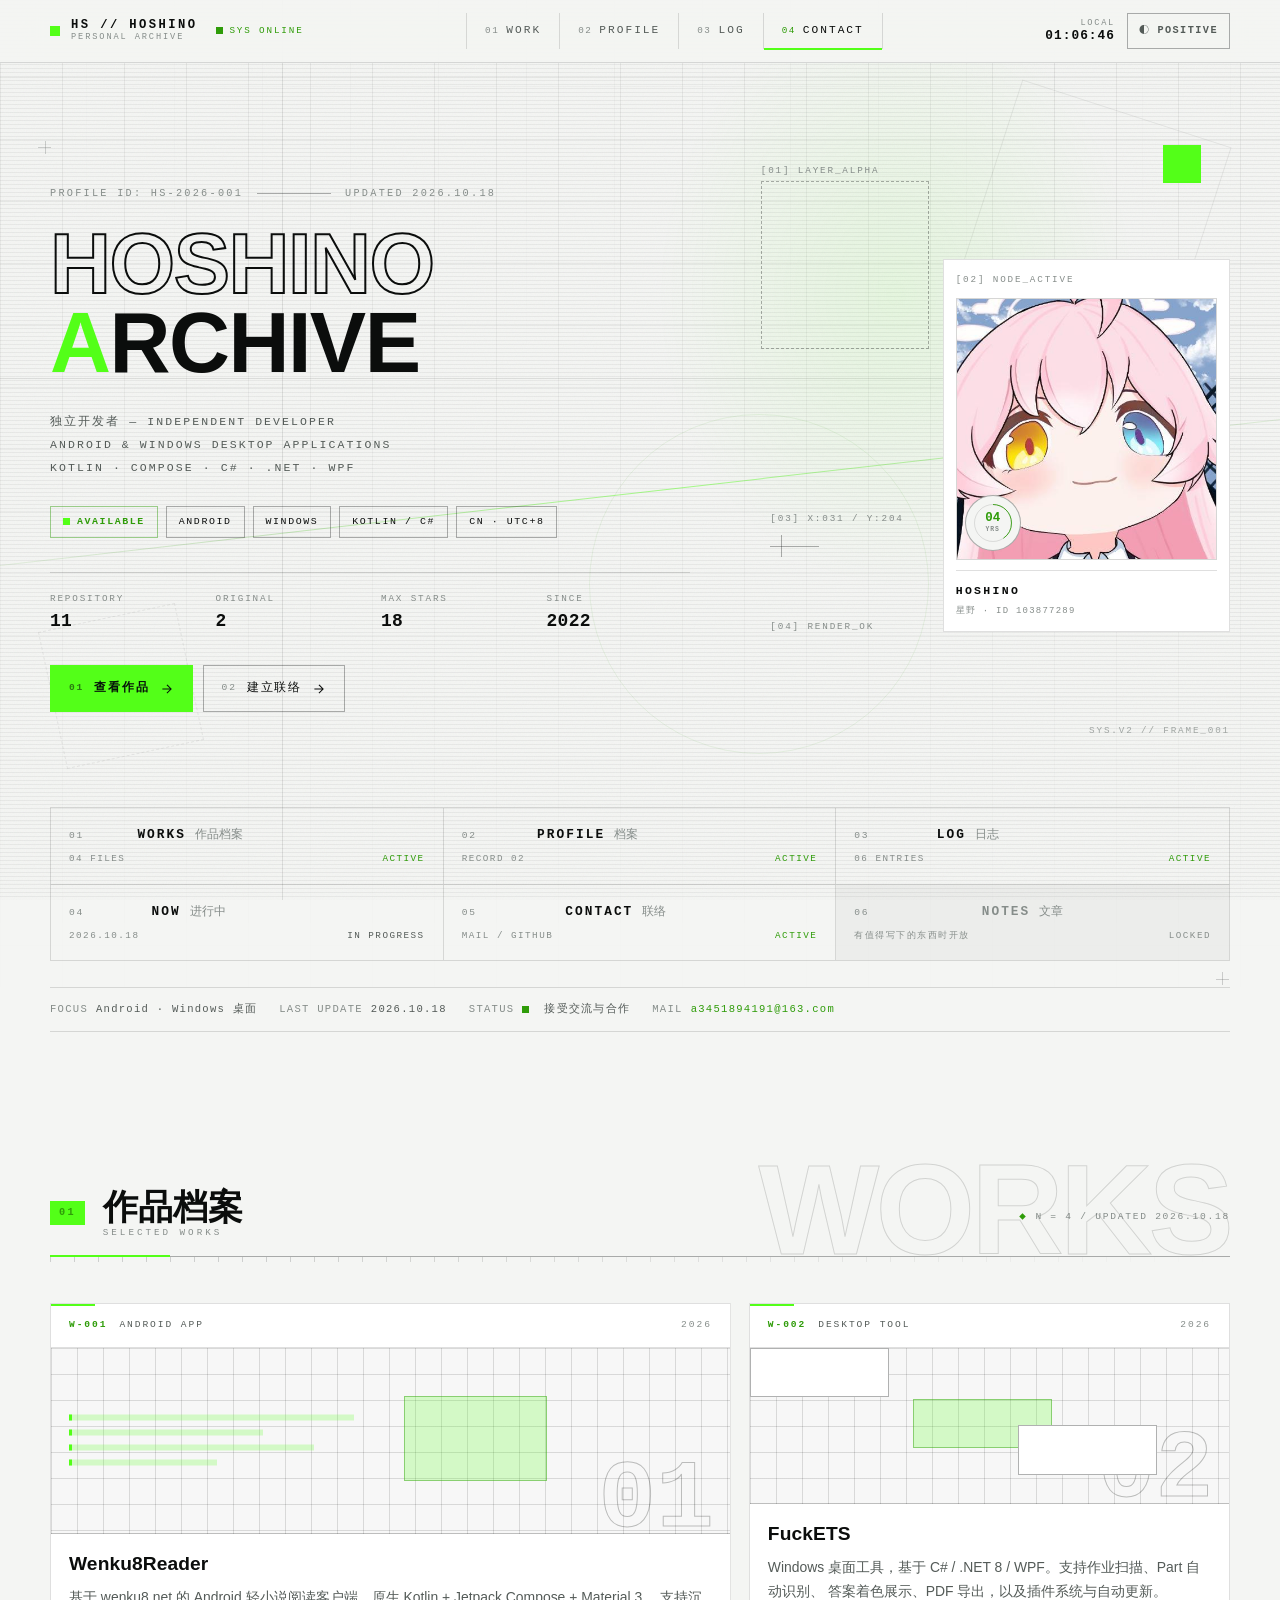
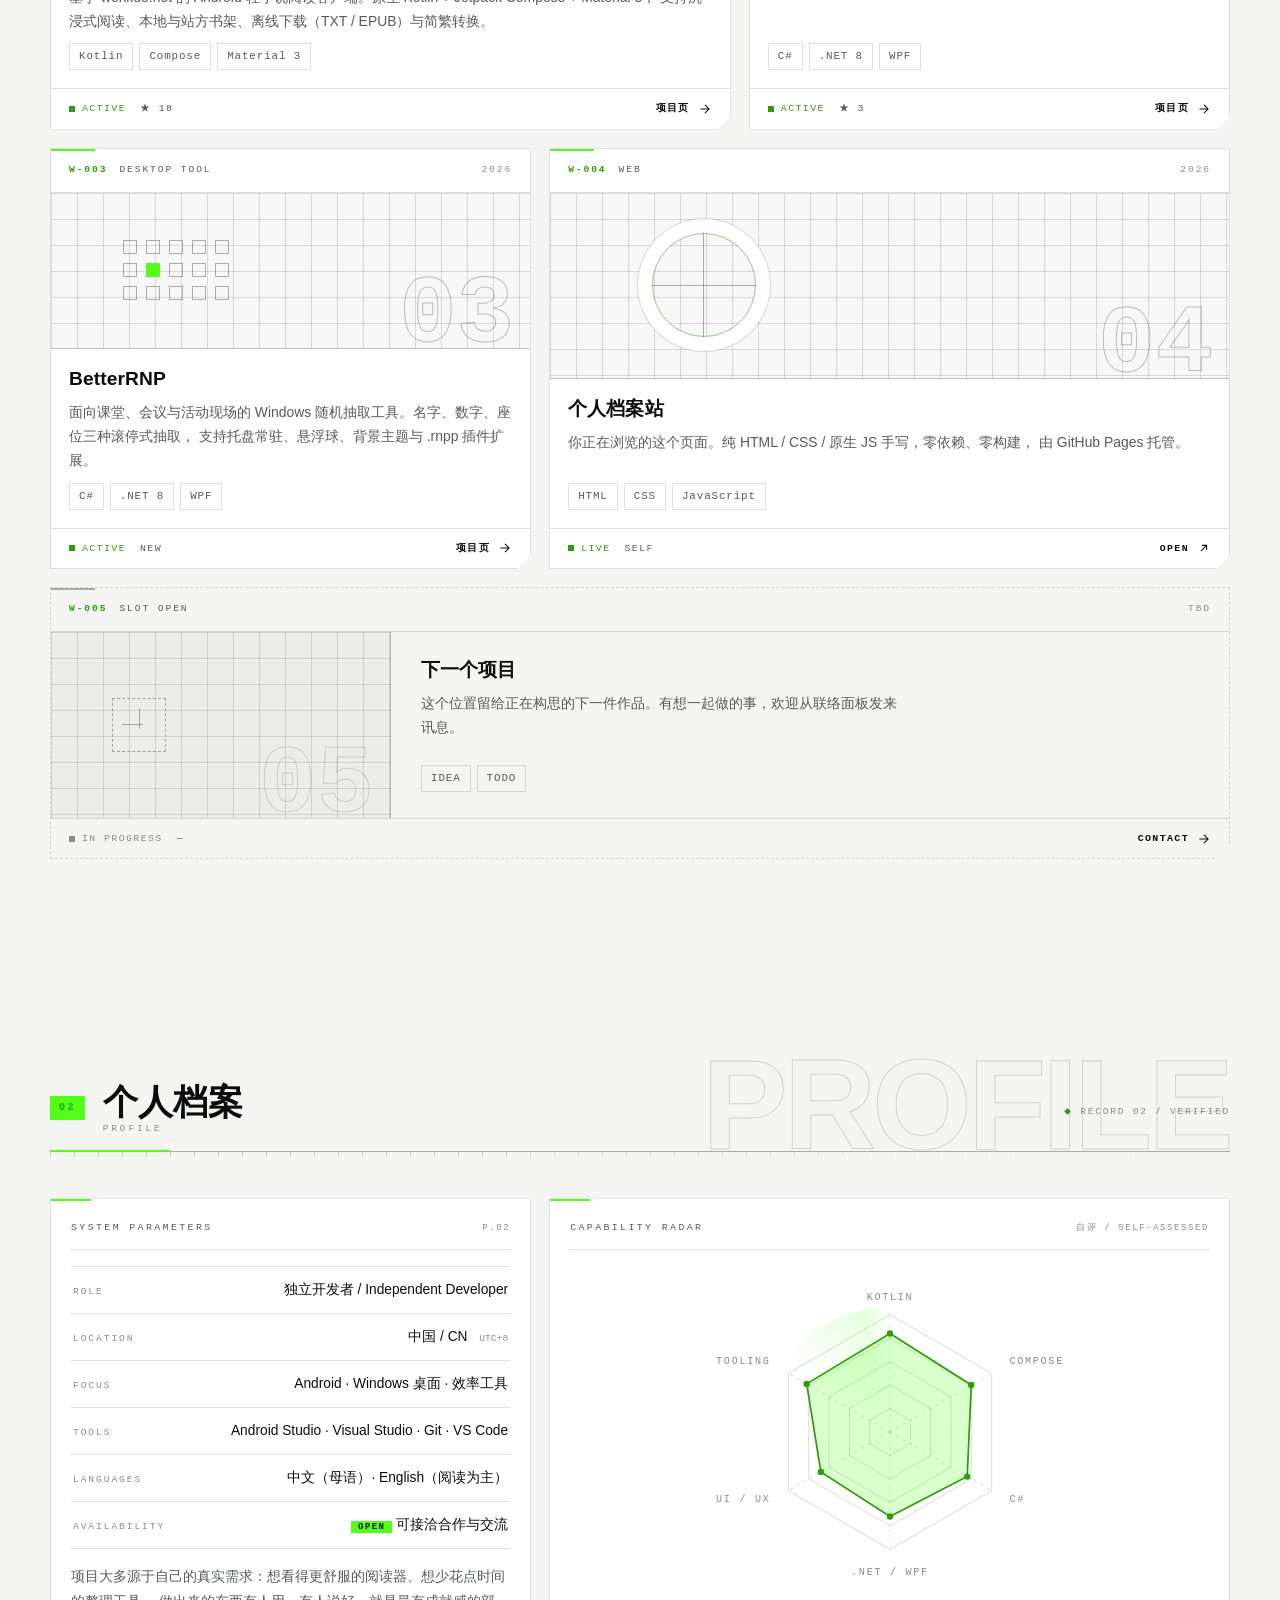
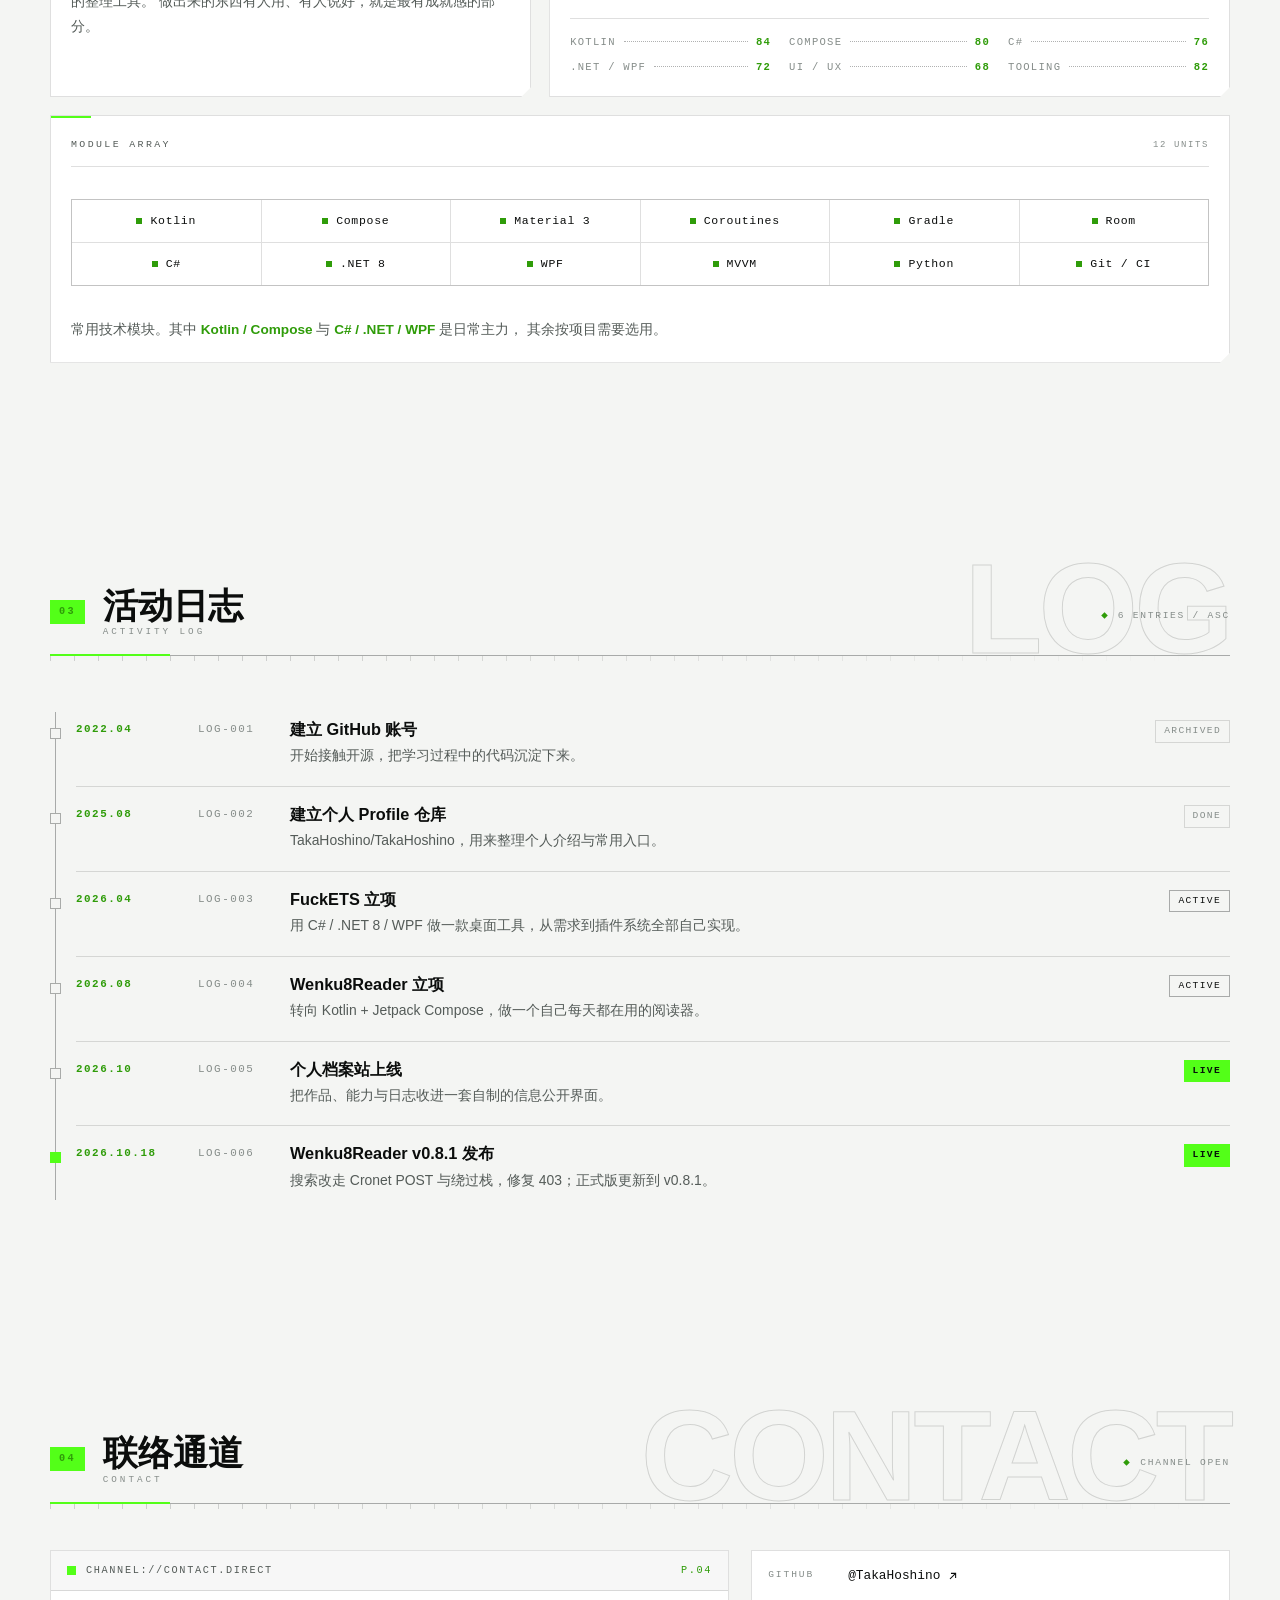
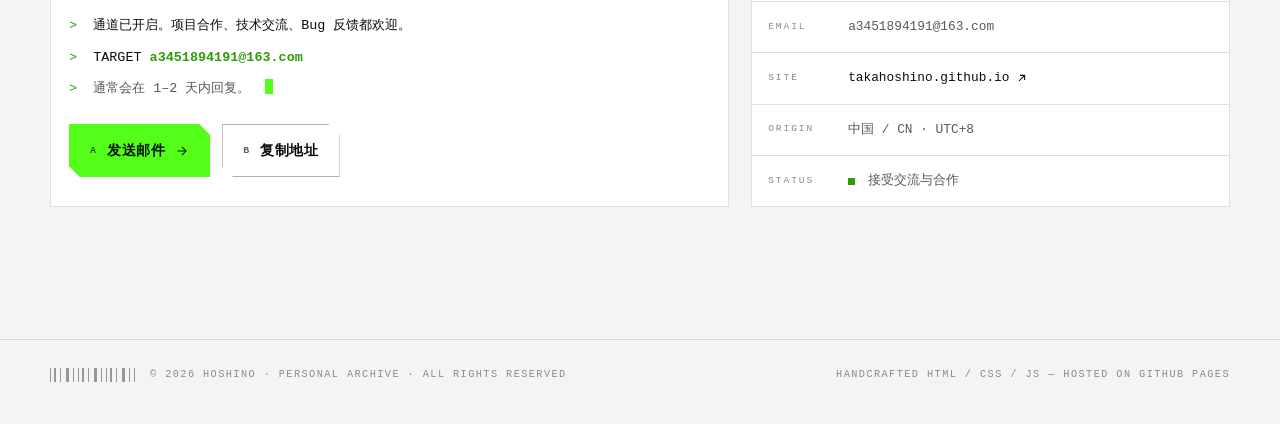
<file: index.html>
<!DOCTYPE html>
<html lang="zh-CN" data-theme="positive">
<head>
  <meta charset="UTF-8" />
  <meta name="viewport" content="width=device-width, initial-scale=1, viewport-fit=cover" />

  <title>HOSHINO // 个人档案</title>
  <meta name="description" content="Hoshino 的个人档案 —— 独立开发者，专注 Android（Kotlin / Jetpack Compose）与 Windows 桌面（C# / .NET / WPF）应用开发。" />
  <meta name="author" content="Hoshino" />
  <meta name="keywords" content="Hoshino, TakaHoshino, 个人主页, 作品集, Android 开发, Kotlin, Jetpack Compose, C#, .NET, WPF" />
  <meta name="theme-color" content="#f4f5f3" media="(prefers-color-scheme: light)" />
  <meta name="theme-color" content="#0a0b0b" media="(prefers-color-scheme: dark)" />

  <meta property="og:type" content="website" />
  <meta property="og:title" content="HOSHINO // 个人档案" />
  <meta property="og:description" content="独立开发者，专注 Android 与 Windows 桌面应用开发。" />
  <meta property="og:url" content="https://takahoshino.github.io/" />
  <meta property="og:image" content="https://takahoshino.github.io/assets/img/avatar.jpg" />
  <meta name="twitter:card" content="summary" />

  <link rel="canonical" href="https://takahoshino.github.io/" />
  <link rel="icon" href="favicon.svg" type="image/svg+xml" />
  <link rel="apple-touch-icon" href="favicon.svg" />
  <!-- 资源版本号：改动 assets 下的 CSS / JS 后同步递增，避免浏览器缓存旧文件与新页面混用 -->
  <link rel="stylesheet" href="assets/css/style.css?v=20261018d" />
  <link rel="stylesheet" href="assets/css/home.css?v=20261018d" />

  <script>
    (function () {
      try {
        var saved = localStorage.getItem("theme");
        if (saved === "negative" || saved === "positive") {
          document.documentElement.setAttribute("data-theme", saved);
        }
      } catch (e) { /* 保持默认 positive */ }
    })();
  </script>

  <script type="application/ld+json">
  {
    "@context": "https://schema.org",
    "@type": "Person",
    "name": "Hoshino",
    "alternateName": "TakaHoshino",
    "url": "https://takahoshino.github.io/",
    "image": "https://takahoshino.github.io/assets/img/avatar.jpg",
    "jobTitle": "独立开发者",
    "address": { "@type": "PostalAddress", "addressCountry": "CN" },
    "sameAs": ["https://github.com/TakaHoshino"]
  }
  </script>
</head>

<body>
  <a class="skip-link" href="#work">跳到主要内容</a>

  <!-- 背景图层：细网格 / 噪点 / 扫描线 / 缓慢漂移的几何体 -->
  <div class="fx" aria-hidden="true">
    <span class="fx-grid"></span>
    <span class="fx-lines"></span>
    <span class="fx-drift fx-drift-a"></span>
    <span class="fx-drift fx-drift-b"></span>
    <span class="fx-drift fx-drift-c"></span>
    <span class="fx-noise"></span>
    <span class="fx-scan"></span>
    <span class="fx-sweep"></span>
  </div>

  <!-- ============================ 顶部状态栏 ============================ -->
  <header class="nav" id="nav">
    <span class="nav-progress" aria-hidden="true"><i id="navProgress"></i></span>

    <div class="nav-inner">
      <a class="nav-brand" href="#top" aria-label="返回顶部">
        <span class="nav-mark" aria-hidden="true"></span>
        <span class="nav-brand-text">
          <b>HS // HOSHINO</b>
          <small>PERSONAL ARCHIVE</small>
        </span>
        <span class="nav-live"><i></i>SYS ONLINE</span>
      </a>

      <nav class="nav-links" id="navLinks" aria-label="主导航">
        <a class="nav-link is-active" href="#work"><i>01</i>WORK<em>作品</em></a>
        <a class="nav-link" href="#profile"><i>02</i>PROFILE<em>档案</em></a>
        <a class="nav-link" href="#log"><i>03</i>LOG<em>日志</em></a>
        <a class="nav-link" href="#contact"><i>04</i>CONTACT<em>联络</em></a>
      </nav>

      <div class="nav-status">
        <span class="nav-clock">
          <small>LOCAL</small>
          <b id="navClock">--:--:--</b>
        </span>
        <button class="nav-toggle" id="themeToggle" type="button" aria-label="切换配色模式" title="切换配色模式">
          <span aria-hidden="true">◐</span><b id="themeLabel">POSITIVE</b>
        </button>
      </div>
    </div>
  </header>

  <main>
    <!-- ============================== HERO ============================== -->
    <section class="hero" id="top">
      <div class="stage" aria-hidden="true">
        <span class="stage-grid"></span>
        <span class="stage-glow"></span>
        <span class="stage-diag"></span>
        <span class="stage-mark stage-mark-a"></span>
        <span class="stage-mark stage-mark-b"></span>
      </div>

      <!-- WebGL 空间层（宽屏 + 支持 WebGL 时按需加载，CSS 层作为兜底） -->
      <canvas class="hero-canvas" id="heroCanvas" aria-hidden="true"></canvas>

      <div class="shell hero-shell" data-camera>
        <div class="hero-grid">
          <!-- 左：档案文字主体 -->
          <div class="hero-copy">
            <p class="hero-id">
              <span>PROFILE ID: HS-2026-001</span>
              <span class="hero-id-rule" aria-hidden="true"></span>
              <span>UPDATED 2026.10.18</span>
            </p>

            <h1 class="hero-name">
              <span class="hero-name-line is-hollow" data-text="HOSHINO">HOSHINO</span>
              <span class="hero-name-line is-solid"><em>A</em>RCHIVE</span>
            </h1>

            <p class="hero-sub">
              <span>独立开发者 — INDEPENDENT DEVELOPER</span>
              <span>ANDROID &amp; WINDOWS DESKTOP APPLICATIONS</span>
              <span>KOTLIN · COMPOSE · C# · .NET · WPF</span>
            </p>

            <ul class="hero-tags">
              <li class="hero-tag is-live">AVAILABLE</li>
              <li class="hero-tag">ANDROID</li>
              <li class="hero-tag">WINDOWS</li>
              <li class="hero-tag">KOTLIN / C#</li>
              <li class="hero-tag">CN · UTC+8</li>
            </ul>

            <dl class="hero-readout">
              <div><dt>REPOSITORY</dt><dd><b data-count="11">11</b></dd></div>
              <div><dt>ORIGINAL</dt><dd><b data-count="2">2</b></dd></div>
              <div><dt>MAX STARS</dt><dd><b data-count="18">18</b></dd></div>
              <div><dt>SINCE</dt><dd>2022</dd></div>
            </dl>

            <div class="hero-cta">
              <a class="hero-btn is-main" href="#work">
                <i>01</i><span>查看作品</span>
                <svg class="ico ico-sm" viewBox="0 0 24 24" aria-hidden="true"><path d="M5 12h13M12.5 5.5 19 12l-6.5 6.5" /></svg>
              </a>
              <a class="hero-btn" href="#contact">
                <i>02</i><span>建立联络</span>
                <svg class="ico ico-sm" viewBox="0 0 24 24" aria-hidden="true"><path d="M5 12h13M12.5 5.5 19 12l-6.5 6.5" /></svg>
              </a>
            </div>
          </div>

          <!-- 右：坐标标记与身份节点 -->
          <div class="hero-rail">
            <div class="rail-mark rail-mark-alpha">
              <span class="rail-label">[01] LAYER_ALPHA</span>
              <span class="rail-dash"></span>
              <span class="rail-circle"></span>
            </div>

            <span class="rail-square" aria-hidden="true"></span>

            <figure class="rail-node">
              <span class="rail-label">[02] NODE_ACTIVE</span>
              <div class="rail-portrait">
                <img src="assets/img/avatar.jpg"
                     alt="Hoshino 的头像" width="420" height="420" decoding="async" />
                <div class="rail-ring">
                  <svg viewBox="0 0 100 100" aria-hidden="true">
                    <circle class="rail-ring-bg" cx="50" cy="50" r="42" />
                    <circle class="rail-ring-fg" cx="50" cy="50" r="42" />
                  </svg>
                  <span class="rail-ring-num">04<em>YRS</em></span>
                </div>
              </div>
              <figcaption class="rail-node-cap">
                <b>HOSHINO</b>
                <span>星野 · ID 103877289</span>
              </figcaption>
            </figure>

            <div class="rail-mark rail-mark-coord">
              <span class="rail-label">[03] X:031 / Y:204</span>
              <span class="rail-cross"></span>
            </div>

            <span class="rail-label rail-label-render">[04] RENDER_OK</span>
            <span class="rail-label rail-label-frame">SYS.V2 // FRAME_001</span>
          </div>
        </div>

        <!-- 系统索引：功能入口 + 状态 -->
        <nav class="hero-index" aria-label="功能入口">
          <a class="index-item" href="#work">
            <span class="index-no">01</span>
            <span class="index-body"><b>WORKS</b><em>作品档案</em></span>
            <span class="index-meta">04 FILES</span>
            <span class="index-state is-active">ACTIVE</span>
          </a>
          <a class="index-item" href="#profile">
            <span class="index-no">02</span>
            <span class="index-body"><b>PROFILE</b><em>档案</em></span>
            <span class="index-meta">RECORD 02</span>
            <span class="index-state is-active">ACTIVE</span>
          </a>
          <a class="index-item" href="#log">
            <span class="index-no">03</span>
            <span class="index-body"><b>LOG</b><em>日志</em></span>
            <span class="index-meta">06 ENTRIES</span>
            <span class="index-state is-active">ACTIVE</span>
          </a>
          <div class="index-item">
            <span class="index-no">04</span>
            <span class="index-body"><b>NOW</b><em>进行中</em></span>
            <span class="index-meta">2026.10.18</span>
            <span class="index-state is-progress">IN PROGRESS</span>
          </div>
          <a class="index-item" href="#contact">
            <span class="index-no">05</span>
            <span class="index-body"><b>CONTACT</b><em>联络</em></span>
            <span class="index-meta">MAIL / GITHUB</span>
            <span class="index-state is-active">ACTIVE</span>
          </a>
          <div class="index-item is-locked">
            <span class="index-no">06</span>
            <span class="index-body"><b>NOTES</b><em>文章</em></span>
            <span class="index-meta">有值得写下的东西时开放</span>
            <span class="index-state is-locked">LOCKED</span>
          </div>
        </nav>

        <!-- 底部系统状态条 -->
        <div class="statusbar">
          <span class="statusbar-item"><b>FOCUS</b>Android · Windows 桌面</span>
          <span class="statusbar-item"><b>LAST UPDATE</b>2026.10.18</span>
          <span class="statusbar-item"><b>STATUS</b><i class="live-dot"></i>接受交流与合作</span>
          <span class="statusbar-item"><b>MAIL</b><a href="mailto:a3451894191@163.com">a3451894191@163.com</a></span>
        </div>
      </div>
    </section>

    <!-- ============================== WORK ============================== -->
    <section class="section" id="work">
      <div class="shell">
        <header class="sec-head fx-in">
          <span class="ghost" aria-hidden="true">WORKS</span>
          <span class="sec-index">01</span>
          <h2 class="sec-title">作品档案<em>SELECTED WORKS</em></h2>
          <span class="sec-meta">N = 4 / UPDATED 2026.10.18</span>
          <span class="sec-rule" aria-hidden="true"></span>
        </header>

        <div class="case-grid">
          <!-- W-001 -->
          <article class="case case-wide fx-in">
            <header class="case-head">
              <span class="case-no">W-001</span>
              <span class="case-type">ANDROID APP</span>
              <span class="case-year">2026</span>
            </header>
            <div class="case-media case-media-a" aria-hidden="true">
              <span class="case-big">01</span>
              <span class="case-bars"><i></i><i></i><i></i><i></i></span>
              <span class="case-block"></span>
            </div>
            <div class="case-body">
              <h3 class="case-title">Wenku8Reader</h3>
              <p class="case-desc">
                基于 wenku8.net 的 Android 轻小说阅读客户端。原生 Kotlin + Jetpack Compose + Material 3，
                支持沉浸式阅读、本地与站方书架、离线下载（TXT / EPUB）与简繁转换。
              </p>
              <ul class="chips">
                <li class="chip">Kotlin</li>
                <li class="chip">Compose</li>
                <li class="chip">Material 3</li>
              </ul>
            </div>
            <footer class="case-foot">
              <span class="case-state"><i></i>ACTIVE</span>
              <span class="case-stat">★ 18</span>
              <a class="case-link" href="wenku8reader/">
                项目页 <svg class="ico ico-sm" viewBox="0 0 24 24" aria-hidden="true"><path d="M5 12h13M12.5 5.5 19 12l-6.5 6.5" /></svg>
              </a>
            </footer>
          </article>

          <!-- W-002 -->
          <article class="case fx-in">
            <header class="case-head">
              <span class="case-no">W-002</span>
              <span class="case-type">DESKTOP TOOL</span>
              <span class="case-year">2026</span>
            </header>
            <div class="case-media case-media-b" aria-hidden="true">
              <span class="case-big">02</span>
              <span class="case-pane"></span>
              <span class="case-pane"></span>
              <span class="case-pane"></span>
            </div>
            <div class="case-body">
              <h3 class="case-title">FuckETS</h3>
              <p class="case-desc">
                Windows 桌面工具，基于 C# / .NET 8 / WPF。支持作业扫描、Part 自动识别、
                答案着色展示、PDF 导出，以及插件系统与自动更新。
              </p>
              <ul class="chips">
                <li class="chip">C#</li>
                <li class="chip">.NET 8</li>
                <li class="chip">WPF</li>
              </ul>
            </div>
            <footer class="case-foot">
              <span class="case-state"><i></i>ACTIVE</span>
              <span class="case-stat">★ 3</span>
              <a class="case-link" href="fuckets/">
                项目页 <svg class="ico ico-sm" viewBox="0 0 24 24" aria-hidden="true"><path d="M5 12h13M12.5 5.5 19 12l-6.5 6.5" /></svg>
              </a>
            </footer>
          </article>

          <!-- W-003 -->
          <article class="case fx-in">
            <header class="case-head">
              <span class="case-no">W-003</span>
              <span class="case-type">DESKTOP TOOL</span>
              <span class="case-year">2026</span>
            </header>
            <div class="case-media case-media-e" aria-hidden="true">
              <span class="case-big">03</span>
              <span class="case-seatgrid">
                <i></i><i></i><i></i><i></i><i></i>
                <i></i><i class="is-on"></i><i></i><i></i><i></i>
                <i></i><i></i><i></i><i></i><i></i>
              </span>
            </div>
            <div class="case-body">
              <h3 class="case-title">BetterRNP</h3>
              <p class="case-desc">
                面向课堂、会议与活动现场的 Windows 随机抽取工具。名字、数字、座位三种滚停式抽取，
                支持托盘常驻、悬浮球、背景主题与 .rnpp 插件扩展。
              </p>
              <ul class="chips">
                <li class="chip">C#</li>
                <li class="chip">.NET 8</li>
                <li class="chip">WPF</li>
              </ul>
            </div>
            <footer class="case-foot">
              <span class="case-state"><i></i>ACTIVE</span>
              <span class="case-stat">NEW</span>
              <a class="case-link" href="betternrp/">
                项目页 <svg class="ico ico-sm" viewBox="0 0 24 24" aria-hidden="true"><path d="M5 12h13M12.5 5.5 19 12l-6.5 6.5" /></svg>
              </a>
            </footer>
          </article>

          <!-- W-004 -->
          <article class="case case-wide fx-in">
            <header class="case-head">
              <span class="case-no">W-004</span>
              <span class="case-type">WEB</span>
              <span class="case-year">2026</span>
            </header>
            <div class="case-media case-media-c" aria-hidden="true">
              <span class="case-big">04</span>
              <span class="case-ring"></span>
              <span class="case-cross"></span>
            </div>
            <div class="case-body">
              <h3 class="case-title">个人档案站</h3>
              <p class="case-desc">
                你正在浏览的这个页面。纯 HTML / CSS / 原生 JS 手写，零依赖、零构建，
                由 GitHub Pages 托管。
              </p>
              <ul class="chips">
                <li class="chip">HTML</li>
                <li class="chip">CSS</li>
                <li class="chip">JavaScript</li>
              </ul>
            </div>
            <footer class="case-foot">
              <span class="case-state"><i></i>LIVE</span>
              <span class="case-stat">SELF</span>
              <a class="case-link" href="https://github.com/TakaHoshino/takahoshino.github.io" target="_blank" rel="noopener noreferrer">
                OPEN <svg class="ico ico-sm" viewBox="0 0 24 24" aria-hidden="true"><path d="M7.5 16.5 16.5 7.5M9.4 7.5h7.1v7.1" /></svg>
              </a>
            </footer>
          </article>

          <!-- W-005 -->
          <article class="case case-wide case-full case-slot fx-in">
            <header class="case-head">
              <span class="case-no">W-005</span>
              <span class="case-type">SLOT OPEN</span>
              <span class="case-year">TBD</span>
            </header>
            <div class="case-media case-media-d" aria-hidden="true">
              <span class="case-big">05</span>
              <span class="case-plus"></span>
            </div>
            <div class="case-body">
              <h3 class="case-title">下一个项目</h3>
              <p class="case-desc">
                这个位置留给正在构思的下一件作品。有想一起做的事，欢迎从联络面板发来讯息。
              </p>
              <ul class="chips">
                <li class="chip">IDEA</li>
                <li class="chip">TODO</li>
              </ul>
            </div>
            <footer class="case-foot">
              <span class="case-state is-idle"><i></i>IN PROGRESS</span>
              <span class="case-stat">—</span>
              <a class="case-link" href="#contact">
                CONTACT <svg class="ico ico-sm" viewBox="0 0 24 24" aria-hidden="true"><path d="M5 12h13M12.5 5.5 19 12l-6.5 6.5" /></svg>
              </a>
            </footer>
          </article>
        </div>
      </div>
    </section>

    <!-- ============================= PROFILE ============================= -->
    <section class="section" id="profile">
      <div class="shell">
        <header class="sec-head fx-in">
          <span class="ghost" aria-hidden="true">PROFILE</span>
          <span class="sec-index">02</span>
          <h2 class="sec-title">个人档案<em>PROFILE</em></h2>
          <span class="sec-meta">RECORD 02 / VERIFIED</span>
          <span class="sec-rule" aria-hidden="true"></span>
        </header>

        <div class="dossier-grid">
          <article class="dossier dossier-params fx-in">
            <header class="dossier-head">
              <span>SYSTEM PARAMETERS</span>
              <span class="dossier-code">P.02</span>
            </header>
            <dl class="dossier-rows">
              <div class="dossier-row">
                <dt>ROLE</dt>
                <dd>独立开发者 / Independent Developer</dd>
              </div>
              <div class="dossier-row">
                <dt>LOCATION</dt>
                <dd>中国 / CN <span class="dossier-dim">UTC+8</span></dd>
              </div>
              <div class="dossier-row">
                <dt>FOCUS</dt>
                <dd>Android · Windows 桌面 · 效率工具</dd>
              </div>
              <div class="dossier-row">
                <dt>TOOLS</dt>
                <dd>Android Studio · Visual Studio · Git · VS Code</dd>
              </div>
              <div class="dossier-row">
                <dt>LANGUAGES</dt>
                <dd>中文（母语）· English（阅读为主）</dd>
              </div>
              <div class="dossier-row">
                <dt>AVAILABILITY</dt>
                <dd><span class="dossier-ok">OPEN</span> 可接洽合作与交流</dd>
              </div>
            </dl>

            <p class="dossier-note">
              项目大多源于自己的真实需求：想看得更舒服的阅读器、想少花点时间的整理工具。
              做出来的东西有人用、有人说好，就是最有成就感的部分。
            </p>
          </article>

          <article class="dossier dossier-radar fx-in">
            <header class="dossier-head">
              <span>CAPABILITY RADAR</span>
              <span class="dossier-code">自评 / SELF-ASSESSED</span>
            </header>

            <div class="radar-wrap">
              <span class="radar-sweep" aria-hidden="true"></span>
              <svg class="radar" viewBox="0 0 300 300" role="img" aria-label="能力自评雷达图">
                <g class="radar-grid">
                  <polygon points="150,40 245.3,95 245.3,205 150,260 54.7,205 54.7,95" />
                  <polygon points="150,62 226.2,106 226.2,194 150,238 73.8,194 73.8,106" />
                  <polygon points="150,84 207.2,117 207.2,183 150,216 92.8,183 92.8,117" />
                  <polygon points="150,106 188.1,128 188.1,172 150,194 111.9,172 111.9,128" />
                  <polygon points="150,128 169.1,139 169.1,161 150,172 130.9,161 130.9,139" />
                </g>
                <g class="radar-axis">
                  <line x1="150" y1="150" x2="150" y2="40" />
                  <line x1="150" y1="150" x2="245.3" y2="95" />
                  <line x1="150" y1="150" x2="245.3" y2="205" />
                  <line x1="150" y1="150" x2="150" y2="260" />
                  <line x1="150" y1="150" x2="54.7" y2="205" />
                  <line x1="150" y1="150" x2="54.7" y2="95" />
                </g>
                <polygon class="radar-shape"
                         points="150,57.6 226.2,106 222.4,191.8 150,229.2 85.2,187.4 71.9,104.9" />
                <g class="radar-dots">
                  <circle cx="150" cy="57.6" r="3" />
                  <circle cx="226.2" cy="106" r="3" />
                  <circle cx="222.4" cy="191.8" r="3" />
                  <circle cx="150" cy="229.2" r="3" />
                  <circle cx="85.2" cy="187.4" r="3" />
                  <circle cx="71.9" cy="104.9" r="3" />
                </g>
                <g class="radar-labels">
                  <text x="150" y="26" text-anchor="middle">KOTLIN</text>
                  <text x="262" y="86" text-anchor="start">COMPOSE</text>
                  <text x="262" y="216" text-anchor="start">C#</text>
                  <text x="150" y="284" text-anchor="middle">.NET / WPF</text>
                  <text x="38" y="216" text-anchor="end">UI / UX</text>
                  <text x="38" y="86" text-anchor="end">TOOLING</text>
                </g>
              </svg>
            </div>

            <ul class="radar-legend">
              <li><span>KOTLIN</span><i></i><b>84</b></li>
              <li><span>COMPOSE</span><i></i><b>80</b></li>
              <li><span>C#</span><i></i><b>76</b></li>
              <li><span>.NET / WPF</span><i></i><b>72</b></li>
              <li><span>UI / UX</span><i></i><b>68</b></li>
              <li><span>TOOLING</span><i></i><b>82</b></li>
            </ul>
          </article>

          <article class="dossier dossier-modules fx-in">
            <header class="dossier-head">
              <span>MODULE ARRAY</span>
              <span class="dossier-code">12 UNITS</span>
            </header>
            <ul class="modules">
              <li class="module is-on"><i></i>Kotlin</li>
              <li class="module is-on"><i></i>Compose</li>
              <li class="module is-on"><i></i>Material 3</li>
              <li class="module is-on"><i></i>Coroutines</li>
              <li class="module is-on"><i></i>Gradle</li>
              <li class="module is-on"><i></i>Room</li>
              <li class="module is-on"><i></i>C#</li>
              <li class="module is-on"><i></i>.NET 8</li>
              <li class="module is-on"><i></i>WPF</li>
              <li class="module is-on"><i></i>MVVM</li>
              <li class="module is-on"><i></i>Python</li>
              <li class="module is-on"><i></i>Git / CI</li>
            </ul>
            <p class="module-note">
              常用技术模块。其中 <b>Kotlin / Compose</b> 与 <b>C# / .NET / WPF</b> 是日常主力，
              其余按项目需要选用。
            </p>
          </article>
        </div>
      </div>
    </section>

    <!-- =============================== LOG =============================== -->
    <section class="section" id="log">
      <div class="shell">
        <header class="sec-head fx-in">
          <span class="ghost" aria-hidden="true">LOG</span>
          <span class="sec-index">03</span>
          <h2 class="sec-title">活动日志<em>ACTIVITY LOG</em></h2>
          <span class="sec-meta">6 ENTRIES / ASC</span>
          <span class="sec-rule" aria-hidden="true"></span>
        </header>

        <ol class="log">
          <li class="log-item fx-in">
            <span class="log-node" aria-hidden="true"></span>
            <span class="log-date">2022.04</span>
            <span class="log-no">LOG-001</span>
            <div class="log-body">
              <h3 class="log-title">建立 GitHub 账号</h3>
              <p class="log-note">开始接触开源，把学习过程中的代码沉淀下来。</p>
            </div>
            <span class="log-state">ARCHIVED</span>
          </li>

          <li class="log-item fx-in">
            <span class="log-node" aria-hidden="true"></span>
            <span class="log-date">2025.08</span>
            <span class="log-no">LOG-002</span>
            <div class="log-body">
              <h3 class="log-title">建立个人 Profile 仓库</h3>
              <p class="log-note">TakaHoshino/TakaHoshino，用来整理个人介绍与常用入口。</p>
            </div>
            <span class="log-state">DONE</span>
          </li>

          <li class="log-item fx-in">
            <span class="log-node" aria-hidden="true"></span>
            <span class="log-date">2026.04</span>
            <span class="log-no">LOG-003</span>
            <div class="log-body">
              <h3 class="log-title">FuckETS 立项</h3>
              <p class="log-note">用 C# / .NET 8 / WPF 做一款桌面工具，从需求到插件系统全部自己实现。</p>
            </div>
            <span class="log-state is-active">ACTIVE</span>
          </li>

          <li class="log-item fx-in">
            <span class="log-node" aria-hidden="true"></span>
            <span class="log-date">2026.08</span>
            <span class="log-no">LOG-004</span>
            <div class="log-body">
              <h3 class="log-title">Wenku8Reader 立项</h3>
              <p class="log-note">转向 Kotlin + Jetpack Compose，做一个自己每天都在用的阅读器。</p>
            </div>
            <span class="log-state is-active">ACTIVE</span>
          </li>

          <li class="log-item fx-in">
            <span class="log-node" aria-hidden="true"></span>
            <span class="log-date">2026.10</span>
            <span class="log-no">LOG-005</span>
            <div class="log-body">
              <h3 class="log-title">个人档案站上线</h3>
              <p class="log-note">把作品、能力与日志收进一套自制的信息公开界面。</p>
            </div>
            <span class="log-state is-live">LIVE</span>
          </li>

          <li class="log-item fx-in">
            <span class="log-node" aria-hidden="true"></span>
            <span class="log-date">2026.10.18</span>
            <span class="log-no">LOG-006</span>
            <div class="log-body">
              <h3 class="log-title">Wenku8Reader v0.8.1 发布</h3>
              <p class="log-note">搜索改走 Cronet POST 与绕过栈，修复 403；正式版更新到 v0.8.1。</p>
            </div>
            <span class="log-state is-live">LIVE</span>
          </li>
        </ol>
      </div>
    </section>

    <!-- ============================= CONTACT ============================= -->
    <section class="section" id="contact">
      <div class="shell">
        <header class="sec-head fx-in">
          <span class="ghost" aria-hidden="true">CONTACT</span>
          <span class="sec-index">04</span>
          <h2 class="sec-title">联络通道<em>CONTACT</em></h2>
          <span class="sec-meta">CHANNEL OPEN</span>
          <span class="sec-rule" aria-hidden="true"></span>
        </header>

        <div class="contact-grid">
          <article class="terminal fx-in">
            <header class="terminal-head">
              <span class="terminal-dot" aria-hidden="true"></span>
              <span class="terminal-path">CHANNEL://CONTACT.DIRECT</span>
              <span class="terminal-code">P.04</span>
            </header>

            <div class="terminal-body">
              <p class="terminal-line"><span class="terminal-prompt">&gt;</span> 通道已开启。项目合作、技术交流、Bug 反馈都欢迎。</p>
              <p class="terminal-line"><span class="terminal-prompt">&gt;</span> TARGET <b>a3451894191@163.com</b></p>
              <p class="terminal-line terminal-line-dim">
                <span class="terminal-prompt">&gt;</span> 通常会在 1–2 天内回复。
                <span class="caret" aria-hidden="true"></span>
              </p>

              <div class="terminal-actions">
                <a class="btn btn-primary" href="mailto:a3451894191@163.com">
                  <span class="btn-num">A</span>
                  发送邮件
                  <svg class="ico ico-sm" viewBox="0 0 24 24" aria-hidden="true"><path d="M5 12h13M12.5 5.5 19 12l-6.5 6.5" /></svg>
                </a>
                <button class="btn btn-ghost copy-btn" id="copyEmail" type="button" data-email="a3451894191@163.com">
                  <span class="btn-num">B</span>
                  <span class="copy-label">复制地址</span>
                </button>
              </div>
            </div>
          </article>

          <ul class="contact-list fx-in">
            <li class="contact-item">
              <span class="contact-key">GITHUB</span>
              <a class="contact-val" href="https://github.com/TakaHoshino" target="_blank" rel="noopener noreferrer">
                @TakaHoshino
                <svg class="ico ico-sm" viewBox="0 0 24 24" aria-hidden="true"><path d="M7.5 16.5 16.5 7.5M9.4 7.5h7.1v7.1" /></svg>
              </a>
            </li>
            <li class="contact-item">
              <span class="contact-key">EMAIL</span>
              <span class="contact-val is-text">a3451894191@163.com</span>
            </li>
            <li class="contact-item">
              <span class="contact-key">SITE</span>
              <a class="contact-val" href="https://takahoshino.github.io/" target="_blank" rel="noopener noreferrer">
                takahoshino.github.io
                <svg class="ico ico-sm" viewBox="0 0 24 24" aria-hidden="true"><path d="M7.5 16.5 16.5 7.5M9.4 7.5h7.1v7.1" /></svg>
              </a>
            </li>
            <li class="contact-item">
              <span class="contact-key">ORIGIN</span>
              <span class="contact-val is-text">中国 / CN · UTC+8</span>
            </li>
            <li class="contact-item">
              <span class="contact-key">STATUS</span>
              <span class="contact-val is-text"><i class="live-dot"></i>接受交流与合作</span>
            </li>
          </ul>
        </div>
      </div>
    </section>
  </main>

  <footer class="foot">
    <div class="shell foot-inner">
      <div class="foot-left">
        <span class="barcode barcode-sm" aria-hidden="true"></span>
        <p>© <span id="year">2026</span> HOSHINO · PERSONAL ARCHIVE · ALL RIGHTS RESERVED</p>
      </div>
      <p class="foot-right">HANDCRAFTED HTML / CSS / JS — HOSTED ON GITHUB PAGES</p>
    </div>
  </footer>

  <button class="to-top" id="toTop" type="button" aria-label="回到顶部" title="回到顶部">
    <svg class="ico" viewBox="0 0 24 24" aria-hidden="true"><path d="M12 19V5.6M5.4 12.2 12 5.6l6.6 6.6" /></svg>
  </button>

  <script src="assets/js/main.js?v=20261018d" defer></script>

  <!-- 首屏 3D 引导：只在宽屏、支持 WebGL 且未开启减少动效时按需拉取 -->
  <script type="module">
    (function () {
      var wide = window.matchMedia("(min-width: 1024px)").matches;
      var still = window.matchMedia("(prefers-reduced-motion: reduce)").matches;
      var gl = false;
      try {
        var probe = document.createElement("canvas");
        gl = !!(window.WebGLRenderingContext && (probe.getContext("webgl2") || probe.getContext("webgl")));
      } catch (e) { gl = false; }
      if (!wide || still || !gl) return;

      var start = function () {
        import("./assets/js/hero3d.js?v=20261018d").catch(function () { /* 兜底：保持 CSS 背景层 */ });
      };

      if ("requestIdleCallback" in window) {
        window.requestIdleCallback(start, { timeout: 2500 });
      } else {
        window.addEventListener("load", function () { window.setTimeout(start, 250); }, { once: true });
      }
    })();
  </script>
</body>
</html>
</file>
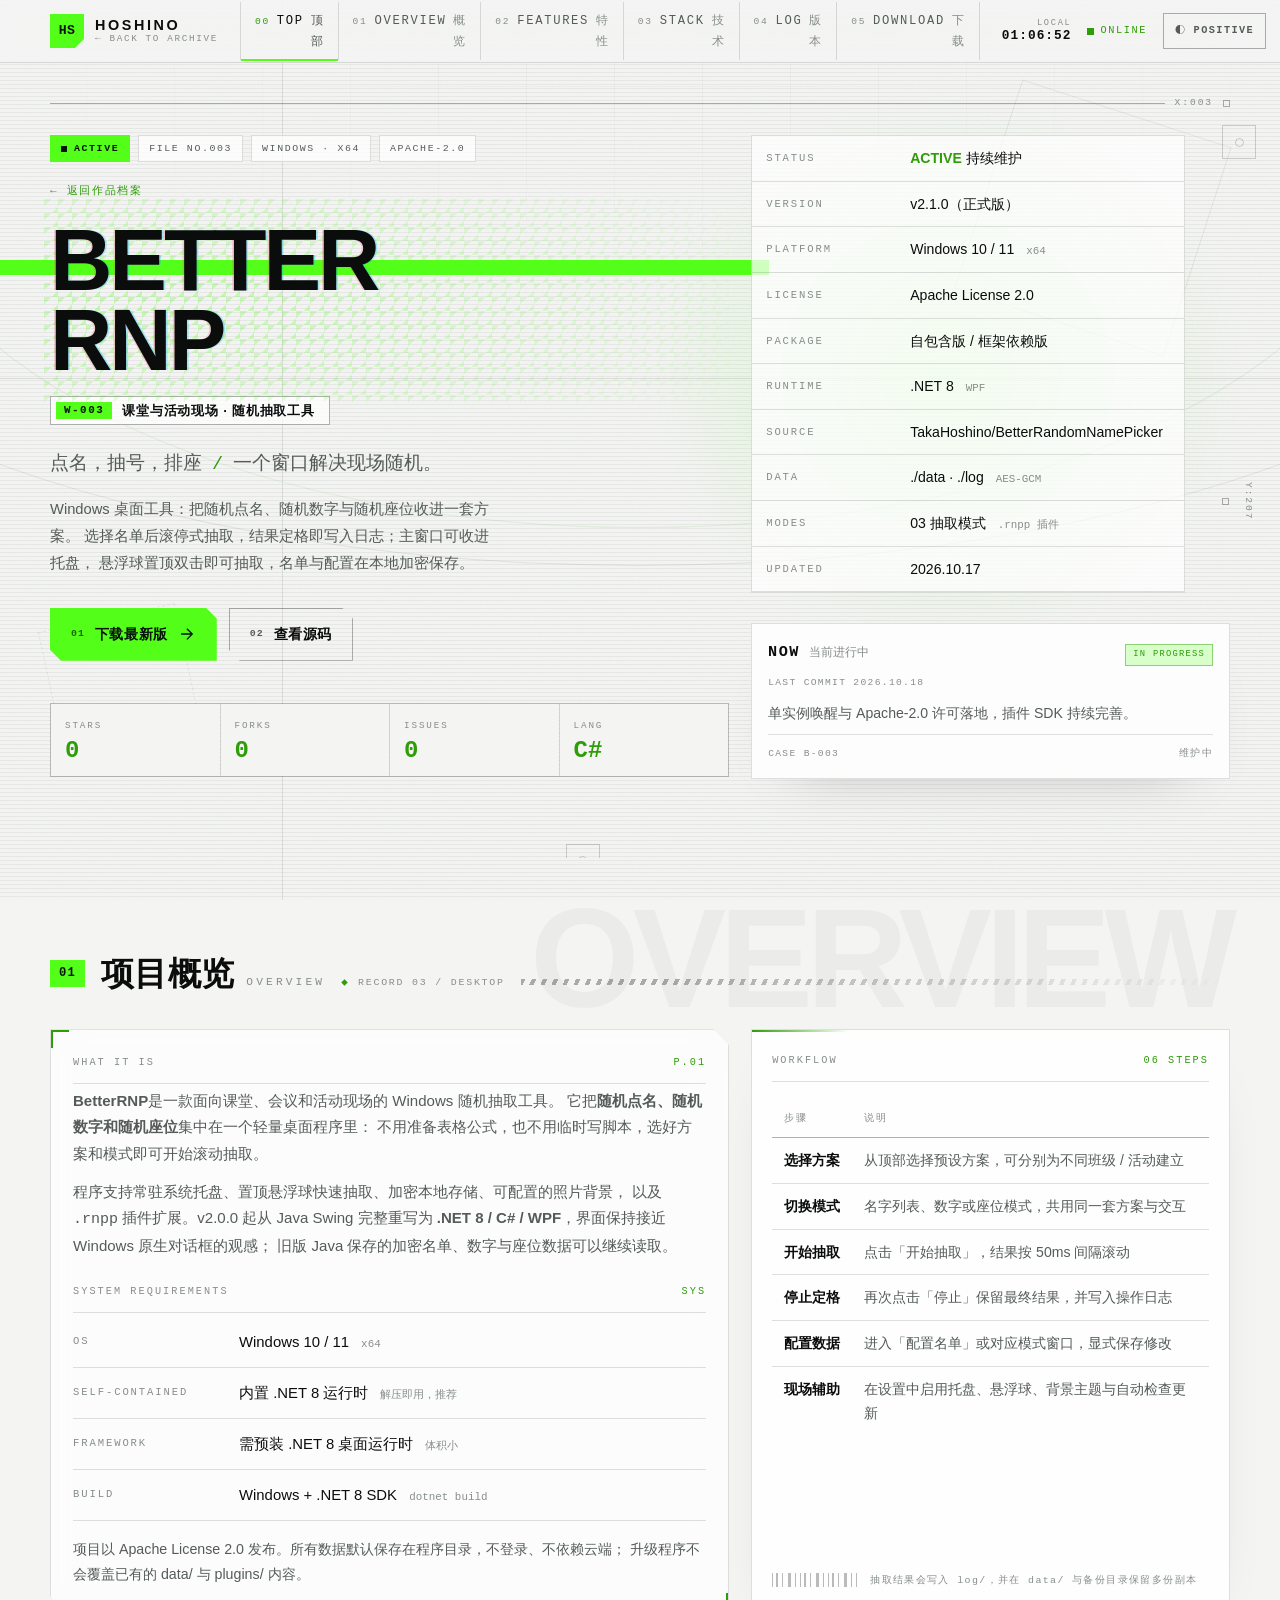
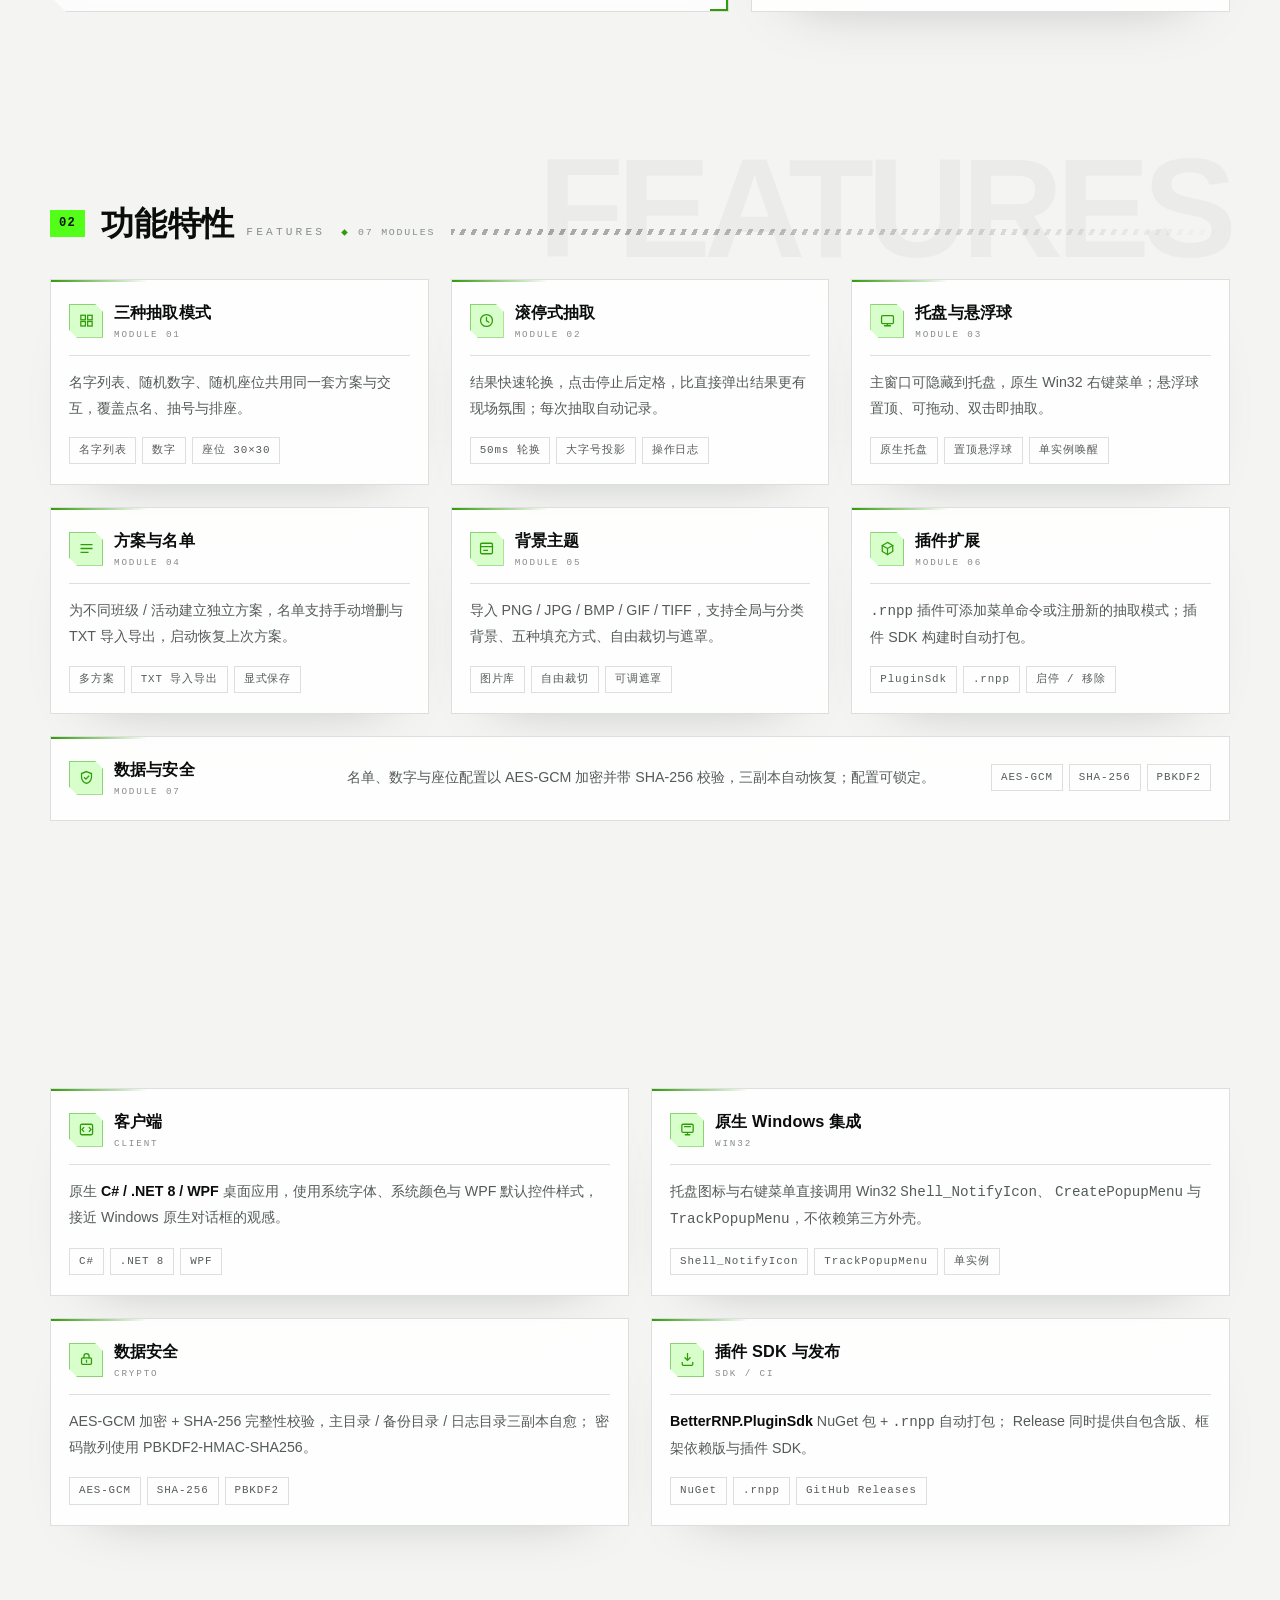
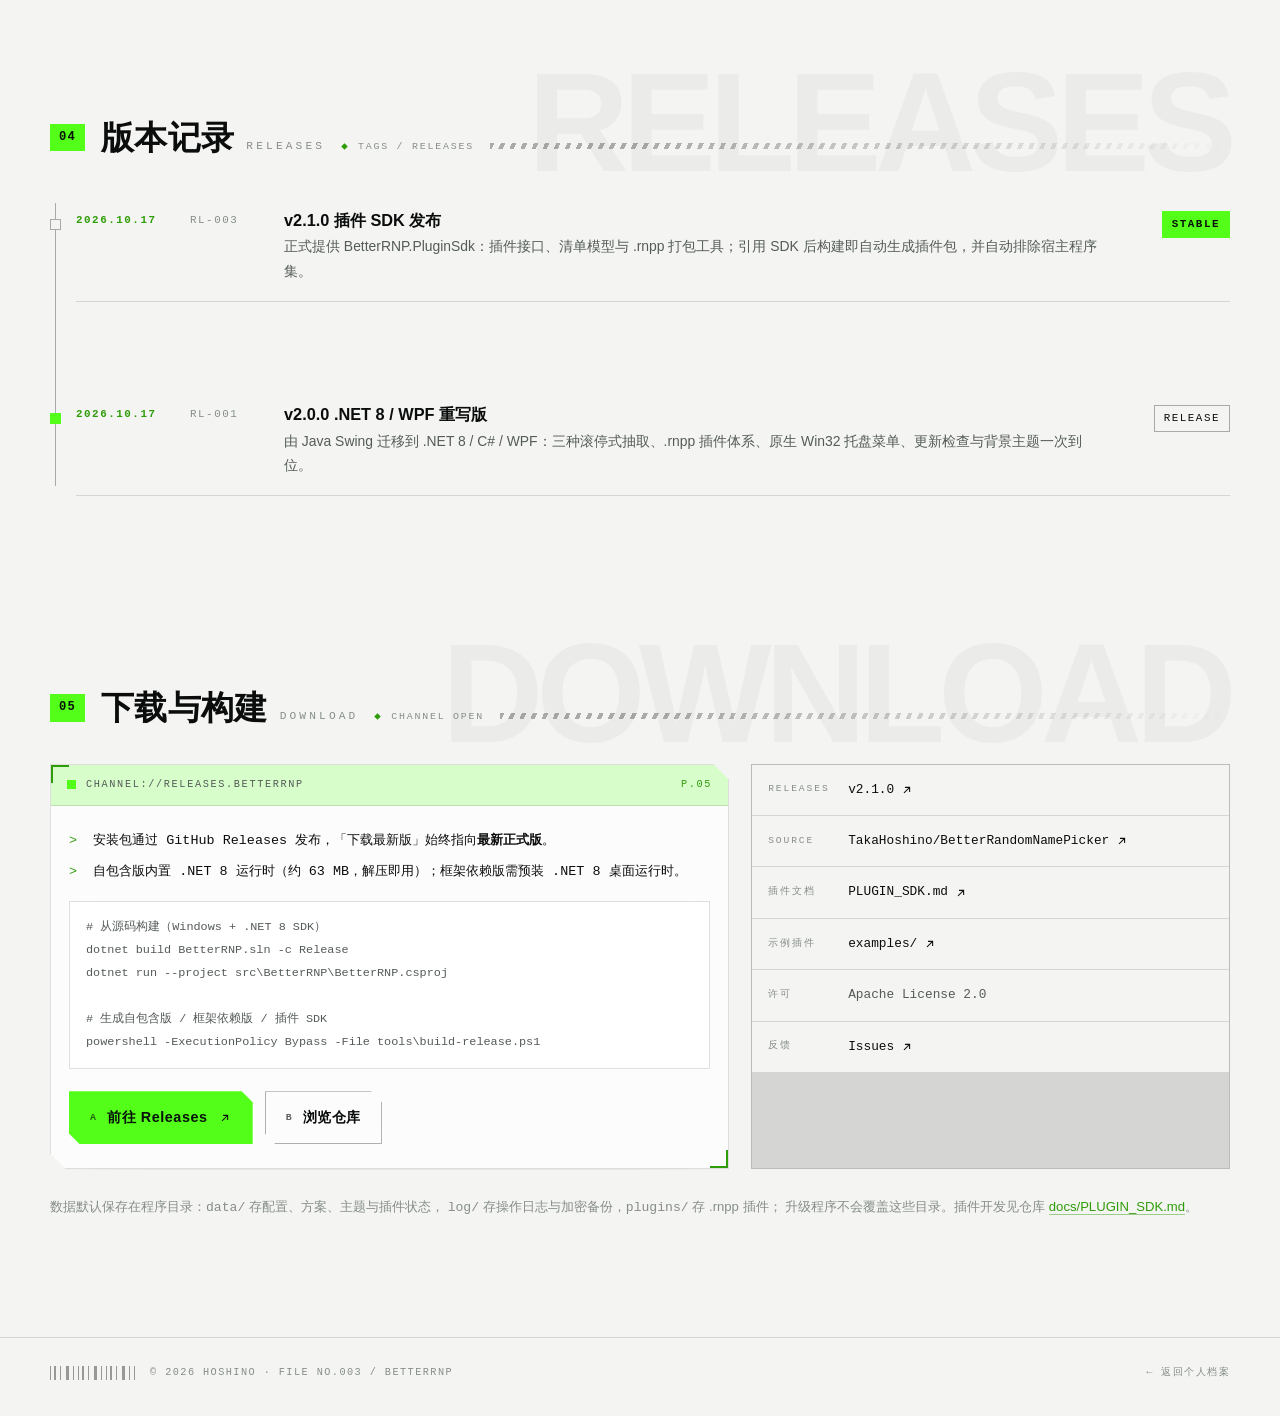
<file: betternrp/index.html>
<!DOCTYPE html>
<html lang="zh-CN" data-theme="positive" data-gh-repo="TakaHoshino/BetterRandomNamePicker">
<head>
  <meta charset="UTF-8" />
  <meta name="viewport" content="width=device-width, initial-scale=1, viewport-fit=cover" />

  <title>BetterRNP // 课堂随机抽取工具 · 项目档案</title>
  <meta name="description" content="BetterRNP —— 面向课堂、会议与活动现场的 Windows 随机抽取工具。名字、数字、座位三种滚停式抽取，C# / .NET 8 / WPF 实现，支持托盘常驻、悬浮球、加密本地存储、背景主题与 .rnpp 插件。" />
  <meta name="author" content="Hoshino" />
  <meta name="keywords" content="BetterRNP, 随机点名, 随机抽取, 随机座位, 课堂工具, C#, .NET 8, WPF, 插件, 开源, Hoshino" />
  <meta name="theme-color" content="#0a0b0b" media="(prefers-color-scheme: dark)" />
  <meta name="theme-color" content="#f4f5f3" media="(prefers-color-scheme: light)" />

  <meta property="og:type" content="article" />
  <meta property="og:title" content="BetterRNP // 课堂随机抽取工具 · 项目档案" />
  <meta property="og:description" content="名字、数字、座位三种滚停式抽取，托盘常驻与悬浮球，加密本地存储与 .rnpp 插件扩展。" />
  <meta property="og:url" content="https://takahoshino.github.io/betternrp/" />
  <meta name="twitter:card" content="summary" />

  <link rel="canonical" href="https://takahoshino.github.io/betternrp/" />
  <link rel="icon" href="../favicon.svg" type="image/svg+xml" />
  <link rel="apple-touch-icon" href="../favicon.svg" />
  <!-- 资源版本号：改动 assets 下的 CSS / JS 后同步递增，避免浏览器缓存旧文件与新页面混用 -->
  <link rel="stylesheet" href="../assets/css/style.css?v=20261018d" />

  <script>
    (function () {
      try {
        var saved = localStorage.getItem("theme");
        if (saved === "negative" || saved === "positive") {
          document.documentElement.setAttribute("data-theme", saved);
        }
      } catch (e) { /* 保持默认 positive */ }
    })();
  </script>

  <script type="application/ld+json">
  {
    "@context": "https://schema.org",
    "@type": "SoftwareApplication",
    "name": "BetterRNP",
    "alternateName": "BetterRandomNamePicker",
    "url": "https://takahoshino.github.io/betternrp/",
    "applicationCategory": "UtilitiesApplication",
    "operatingSystem": "Windows 10 / 11 (x64)",
    "softwareVersion": "v2.1.0",
    "license": "https://www.apache.org/licenses/LICENSE-2.0",
    "codeRepository": "https://github.com/TakaHoshino/BetterRandomNamePicker",
    "author": { "@type": "Person", "name": "Hoshino", "url": "https://takahoshino.github.io/" },
    "offers": { "@type": "Offer", "price": "0", "priceCurrency": "CNY" }
  }
  </script>
</head>

<body>
  <a class="skip-link" href="#overview">跳到主要内容</a>

  <div class="fx" aria-hidden="true">
    <span class="fx-grid"></span>
    <span class="fx-lines"></span>
    <span class="fx-drift fx-drift-a"></span>
    <span class="fx-drift fx-drift-b"></span>
    <span class="fx-noise"></span>
    <span class="fx-scan"></span>
    <span class="fx-sweep"></span>
  </div>

  <!-- ============================ 顶部状态栏 ============================ -->
  <header class="nav" id="nav">
    <span class="nav-progress" aria-hidden="true"><i id="navProgress"></i></span>

    <div class="nav-inner">
      <a class="nav-brand" href="../" aria-label="返回个人档案首页">
        <span class="nav-mark" aria-hidden="true">HS</span>
        <span class="nav-brand-text">
          <b>HOSHINO</b>
          <small>← BACK TO ARCHIVE</small>
        </span>
      </a>

      <nav class="nav-links" aria-label="页内导航">
        <a class="nav-link is-active" href="#top"><i>00</i>TOP<em>顶部</em></a>
        <a class="nav-link" href="#overview"><i>01</i>OVERVIEW<em>概览</em></a>
        <a class="nav-link" href="#features"><i>02</i>FEATURES<em>特性</em></a>
        <a class="nav-link" href="#stack"><i>03</i>STACK<em>技术</em></a>
        <a class="nav-link" href="#changelog"><i>04</i>LOG<em>版本</em></a>
        <a class="nav-link" href="#download"><i>05</i>DOWNLOAD<em>下载</em></a>
      </nav>

      <div class="nav-status">
        <span class="nav-clock">
          <small>LOCAL</small>
          <b id="navClock">--:--:--</b>
        </span>
        <span class="nav-live"><i></i>ONLINE</span>
        <button class="nav-toggle" id="themeToggle" type="button" aria-label="切换配色模式" title="切换配色模式">
          <span aria-hidden="true">◐</span><b id="themeLabel">POSITIVE</b>
        </button>
      </div>
    </div>
  </header>

  <main>
    <!-- ============================== HERO ============================== -->
    <section class="hero proj-hero" id="top">
      <div class="shell hero-shell">
        <div class="stage" aria-hidden="true">
          <span class="stage-glow"></span>
          <span class="stage-wall"></span>
          <span class="stage-wall stage-wall-inner"></span>
        </div>

        <span class="edge-label" aria-hidden="true">BETTERRNP // FILE NO.003 — CLASSROOM TOOL</span>

        <div class="hero-fx" aria-hidden="true">
          <span class="reg-mark reg-a"></span>
          <span class="reg-mark reg-b"></span>
        </div>

        <div class="axis axis-x" aria-hidden="true">
          <span class="axis-line"></span>
          <span class="axis-label">X:003</span>
          <span class="axis-tick"></span>
        </div>

        <div class="axis axis-y" aria-hidden="true">
          <span class="axis-line"></span>
          <span class="axis-label">Y:207</span>
          <span class="axis-tick"></span>
        </div>

        <div class="console-grid">
          <!-- 左：项目身份 -->
          <div class="identity">
            <ul class="hud-strip fx-in">
              <li class="hud-item is-live"><i></i>ACTIVE</li>
              <li class="hud-item">FILE NO.003</li>
              <li class="hud-item">WINDOWS · X64</li>
              <li class="hud-item">APACHE-2.0</li>
            </ul>

            <p class="crumbs fx-in"><a href="../">← 返回作品档案</a></p>

            <h1 class="hero-title fx-in">
              <span class="hero-title-line">
                <span class="tri-field" aria-hidden="true"></span>
                <span class="hero-slice" aria-hidden="true"></span>
                <span class="hero-title-en"><span>BETTER</span><span>RNP</span></span>
              </span>
              <span class="hero-plate">
                <b class="plate-code">W-003</b>
                <span class="plate-text">课堂与活动现场 · 随机抽取工具</span>
              </span>
            </h1>

            <p class="hero-lead fx-in">
              点名，抽号，排座<span class="sep">/</span>一个窗口解决现场随机。
            </p>
            <p class="hero-desc fx-in">
              Windows 桌面工具：把随机点名、随机数字与随机座位收进一套方案。
              选择名单后滚停式抽取，结果定格即写入日志；主窗口可收进托盘，
              悬浮球置顶双击即可抽取，名单与配置在本地加密保存。
            </p>

            <div class="hero-actions fx-in">
              <a class="btn btn-primary" href="https://github.com/TakaHoshino/BetterRandomNamePicker/releases/latest" target="_blank" rel="noopener noreferrer">
                <span class="btn-num">01</span>
                下载最新版
                <svg class="ico" viewBox="0 0 24 24" aria-hidden="true"><path d="M5 12h13M12.5 5.5 19 12l-6.5 6.5" /></svg>
              </a>
              <a class="btn btn-ghost" href="https://github.com/TakaHoshino/BetterRandomNamePicker" target="_blank" rel="noopener noreferrer">
                <span class="btn-num">02</span>
                查看源码
              </a>
            </div>

            <dl class="hero-readout fx-in">
              <div><dt>STARS</dt><dd><b data-count="0" data-gh="stars">0</b></dd></div>
              <div><dt>FORKS</dt><dd><b data-count="0" data-gh="forks">0</b></dd></div>
              <div><dt>ISSUES</dt><dd><b data-count="0" data-gh="issues">0</b></dd></div>
              <div><dt>LANG</dt><dd><b>C#</b></dd></div>
            </dl>
          </div>

          <!-- 右：参数 + 进行中 -->
          <div class="proj-media fx-in">
            <dl class="param-list proj-spec">
              <div class="param-row"><dt>STATUS</dt><dd><span class="param-ok">ACTIVE</span> 持续维护</dd></div>
              <div class="param-row"><dt>VERSION</dt><dd><span data-gh="version">v2.1.0</span><span data-gh="channel">（正式版）</span></dd></div>
              <div class="param-row"><dt>PLATFORM</dt><dd>Windows 10 / 11 <span class="param-dim">x64</span></dd></div>
              <div class="param-row"><dt>LICENSE</dt><dd>Apache License 2.0</dd></div>
              <div class="param-row"><dt>PACKAGE</dt><dd>自包含版 / 框架依赖版</dd></div>
              <div class="param-row"><dt>RUNTIME</dt><dd>.NET 8 <span class="param-dim">WPF</span></dd></div>
              <div class="param-row"><dt>SOURCE</dt><dd>TakaHoshino/<wbr>BetterRandomNamePicker</dd></div>
              <div class="param-row"><dt>DATA</dt><dd>./data · ./log <span class="param-dim">AES-GCM</span></dd></div>
              <div class="param-row"><dt>MODES</dt><dd>03 抽取模式 <span class="param-dim">.rnpp 插件</span></dd></div>
              <div class="param-row"><dt>UPDATED</dt><dd><span data-gh="date">2026.10.17</span></dd></div>
            </dl>

            <article class="mod">
              <span class="mod-head"><b>NOW</b><em>当前进行中</em><span class="mod-state is-progress">IN PROGRESS</span></span>
              <span class="mod-meta">LAST COMMIT 2026.10.18</span>
              <span class="mod-body">单实例唤醒与 Apache-2.0 许可落地，插件 SDK 持续完善。</span>
              <span class="mod-foot"><span class="mod-coord">CASE B-003</span><span class="mod-go is-quiet">维护中</span></span>
            </article>
          </div>
        </div>

        <div class="statusbar fx-in">
          <span class="statusbar-item"><b>LATEST</b><span data-gh="version">v2.1.0</span></span>
          <span class="statusbar-item"><b>CHANNEL</b>GitHub Releases</span>
          <span class="statusbar-item"><b>PLATFORM</b>win-x64</span>
          <span class="statusbar-item"><b>PLUGIN</b>.rnpp / PluginSdk</span>
          <span class="statusbar-item"><b>LICENSE</b>Apache-2.0</span>
        </div>
      </div>
    </section>

    <!-- ============================ 01 OVERVIEW ============================ -->
    <section class="section" id="overview">
      <div class="shell">
        <header class="sec-head fx-in">
          <span class="ghost" aria-hidden="true">OVERVIEW</span>
          <span class="sec-index">01</span>
          <h2 class="sec-title">项目概览<em>OVERVIEW</em></h2>
          <span class="sec-meta">RECORD 03 / DESKTOP</span>
          <span class="sec-rule" aria-hidden="true"></span>
        </header>

        <div class="profile-grid">
          <article class="param-panel glass corners fx-in">
            <header class="param-head">
              <span>WHAT IT IS</span>
              <span class="param-head-code">P.01</span>
            </header>

            <p class="proj-p">
              <strong>BetterRNP</strong>是一款面向课堂、会议和活动现场的 Windows 随机抽取工具。
              它把<strong>随机点名、随机数字和随机座位</strong>集中在一个轻量桌面程序里：
              不用准备表格公式，也不用临时写脚本，选好方案和模式即可开始滚动抽取。
            </p>
            <p class="proj-p">
              程序支持常驻系统托盘、置顶悬浮球快速抽取、加密本地存储、可配置的照片背景，
              以及 <code>.rnpp</code> 插件扩展。v2.0.0 起从 Java Swing 完整重写为
              <strong>.NET 8 / C# / WPF</strong>，界面保持接近 Windows 原生对话框的观感；
              旧版 Java 保存的加密名单、数字与座位数据可以继续读取。
            </p>

            <header class="param-head proj-head-2">
              <span>SYSTEM REQUIREMENTS</span>
              <span class="param-head-code">SYS</span>
            </header>
            <dl class="param-list">
              <div class="param-row"><dt>OS</dt><dd>Windows 10 / 11 <span class="param-dim">x64</span></dd></div>
              <div class="param-row"><dt>SELF-CONTAINED</dt><dd>内置 .NET 8 运行时 <span class="param-dim">解压即用，推荐</span></dd></div>
              <div class="param-row"><dt>FRAMEWORK</dt><dd>需预装 .NET 8 桌面运行时 <span class="param-dim">体积小</span></dd></div>
              <div class="param-row"><dt>BUILD</dt><dd>Windows + .NET 8 SDK <span class="param-dim">dotnet build</span></dd></div>
            </dl>

            <p class="param-note">
              项目以 Apache License 2.0 发布。所有数据默认保存在程序目录，不登录、不依赖云端；
              升级程序不会覆盖已有的 data/ 与 plugins/ 内容。
            </p>
          </article>

          <article class="panel fx-in">
            <header class="panel-head">
              <span>WORKFLOW</span>
              <span class="panel-head-note">06 STEPS</span>
            </header>
            <table class="tbl">
              <thead>
                <tr><th>步骤</th><th>说明</th></tr>
              </thead>
              <tbody>
                <tr><td><b>选择方案</b></td><td>从顶部选择预设方案，可分别为不同班级 / 活动建立</td></tr>
                <tr><td><b>切换模式</b></td><td>名字列表、数字或座位模式，共用同一套方案与交互</td></tr>
                <tr><td><b>开始抽取</b></td><td>点击「开始抽取」，结果按 50ms 间隔滚动</td></tr>
                <tr><td><b>停止定格</b></td><td>再次点击「停止」保留最终结果，并写入操作日志</td></tr>
                <tr><td><b>配置数据</b></td><td>进入「配置名单」或对应模式窗口，显式保存修改</td></tr>
                <tr><td><b>现场辅助</b></td><td>在设置中启用托盘、悬浮球、背景主题与自动检查更新</td></tr>
              </tbody>
            </table>

            <p class="panel-foot">
              <span class="barcode barcode-sm" aria-hidden="true"></span>
              抽取结果会写入 log/，并在 data/ 与备份目录保留多份副本
            </p>
          </article>
        </div>
      </div>
    </section>

    <!-- ============================ 02 FEATURES ============================ -->
    <section class="section" id="features">
      <div class="shell">
        <header class="sec-head fx-in">
          <span class="ghost" aria-hidden="true">FEATURES</span>
          <span class="sec-index">02</span>
          <h2 class="sec-title">功能特性<em>FEATURES</em></h2>
          <span class="sec-meta">07 MODULES</span>
          <span class="sec-rule" aria-hidden="true"></span>
        </header>

        <div class="cap-grid">
          <article class="panel cap-card fx-in">
            <header class="cap-head">
              <span class="cap-icon" aria-hidden="true">
                <svg class="ico" viewBox="0 0 24 24"><rect x="4" y="4.6" width="6.4" height="6.4" /><rect x="13.6" y="4.6" width="6.4" height="6.4" /><rect x="4" y="13.4" width="6.4" height="6.4" /><rect x="13.6" y="13.4" width="6.4" height="6.4" /></svg>
              </span>
              <span class="cap-head-text"><b>三种抽取模式</b><small>MODULE 01</small></span>
            </header>
            <p class="cap-desc">名字列表、随机数字、随机座位共用同一套方案与交互，覆盖点名、抽号与排座。</p>
            <ul class="chips"><li class="chip">名字列表</li><li class="chip">数字</li><li class="chip">座位 30×30</li></ul>
          </article>

          <article class="panel cap-card fx-in">
            <header class="cap-head">
              <span class="cap-icon" aria-hidden="true">
                <svg class="ico" viewBox="0 0 24 24"><circle cx="12" cy="12" r="8.4" /><path d="M12 7.6v4.8l3.2 2" /></svg>
              </span>
              <span class="cap-head-text"><b>滚停式抽取</b><small>MODULE 02</small></span>
            </header>
            <p class="cap-desc">结果快速轮换，点击停止后定格，比直接弹出结果更有现场氛围；每次抽取自动记录。</p>
            <ul class="chips"><li class="chip">50ms 轮换</li><li class="chip">大字号投影</li><li class="chip">操作日志</li></ul>
          </article>

          <article class="panel cap-card fx-in">
            <header class="cap-head">
              <span class="cap-icon" aria-hidden="true">
                <svg class="ico" viewBox="0 0 24 24"><rect x="3.6" y="5" width="16.8" height="11.4" rx="1.6" /><path d="M8 19.4h8M12 16.4v3" /></svg>
              </span>
              <span class="cap-head-text"><b>托盘与悬浮球</b><small>MODULE 03</small></span>
            </header>
            <p class="cap-desc">主窗口可隐藏到托盘，原生 Win32 右键菜单；悬浮球置顶、可拖动、双击即抽取。</p>
            <ul class="chips"><li class="chip">原生托盘</li><li class="chip">置顶悬浮球</li><li class="chip">单实例唤醒</li></ul>
          </article>

          <article class="panel cap-card fx-in">
            <header class="cap-head">
              <span class="cap-icon" aria-hidden="true">
                <svg class="ico" viewBox="0 0 24 24"><path d="M4.4 6.4h15.2M4.4 12h15.2M4.4 17.6h9.6" /></svg>
              </span>
              <span class="cap-head-text"><b>方案与名单</b><small>MODULE 04</small></span>
            </header>
            <p class="cap-desc">为不同班级 / 活动建立独立方案，名单支持手动增删与 TXT 导入导出，启动恢复上次方案。</p>
            <ul class="chips"><li class="chip">多方案</li><li class="chip">TXT 导入导出</li><li class="chip">显式保存</li></ul>
          </article>

          <article class="panel cap-card fx-in">
            <header class="cap-head">
              <span class="cap-icon" aria-hidden="true">
                <svg class="ico" viewBox="0 0 24 24"><rect x="3.6" y="4.6" width="16.8" height="14.8" rx="1.6" /><path d="M3.6 9.4h16.8M8.4 14.6h4.8" /></svg>
              </span>
              <span class="cap-head-text"><b>背景主题</b><small>MODULE 05</small></span>
            </header>
            <p class="cap-desc">导入 PNG / JPG / BMP / GIF / TIFF，支持全局与分类背景、五种填充方式、自由裁切与遮罩。</p>
            <ul class="chips"><li class="chip">图片库</li><li class="chip">自由裁切</li><li class="chip">可调遮罩</li></ul>
          </article>

          <article class="panel cap-card fx-in">
            <header class="cap-head">
              <span class="cap-icon" aria-hidden="true">
                <svg class="ico" viewBox="0 0 24 24"><path d="M12 3.4 19.4 7.8v8.4L12 20.6 4.6 16.2V7.8Z" /><path d="M12 12v8.6M12 12l7.4-4.2M12 12 4.6 7.8" /></svg>
              </span>
              <span class="cap-head-text"><b>插件扩展</b><small>MODULE 06</small></span>
            </header>
            <p class="cap-desc"><code>.rnpp</code> 插件可添加菜单命令或注册新的抽取模式；插件 SDK 构建时自动打包。</p>
            <ul class="chips"><li class="chip">PluginSdk</li><li class="chip">.rnpp</li><li class="chip">启停 / 移除</li></ul>
          </article>

          <article class="panel cap-card fx-in">
            <header class="cap-head">
              <span class="cap-icon" aria-hidden="true">
                <svg class="ico" viewBox="0 0 24 24"><path d="M12 3.6 19 6.4v5.2c0 4.2-2.8 7.2-7 8.8-4.2-1.6-7-4.6-7-8.8V6.4Z" /><path d="M9 12.2l2.2 2.2 3.8-4.2" /></svg>
              </span>
              <span class="cap-head-text"><b>数据与安全</b><small>MODULE 07</small></span>
            </header>
            <p class="cap-desc">名单、数字与座位配置以 AES-GCM 加密并带 SHA-256 校验，三副本自动恢复；配置可锁定。</p>
            <ul class="chips"><li class="chip">AES-GCM</li><li class="chip">SHA-256</li><li class="chip">PBKDF2</li></ul>
          </article>
        </div>
      </div>
    </section>

    <!-- ============================= 03 STACK ============================= -->
    <section class="section" id="stack">
      <div class="shell">
        <header class="sec-head fx-in">
          <span class="ghost" aria-hidden="true">STACK</span>
          <span class="sec-index">03</span>
          <h2 class="sec-title">技术实现<em>STACK</em></h2>
          <span class="sec-meta">100% C# / .NET</span>
          <span class="sec-rule" aria-hidden="true"></span>
        </header>

        <div class="cap-grid cap-grid-2">
          <article class="panel cap-card fx-in">
            <header class="cap-head">
              <span class="cap-icon" aria-hidden="true">
                <svg class="ico" viewBox="0 0 24 24"><rect x="3.4" y="4.6" width="17.2" height="14.8" rx="2" /><path d="M8 9.4 5.6 12 8 14.6M16 9.4 18.4 12 16 14.6" /></svg>
              </span>
              <span class="cap-head-text"><b>客户端</b><small>CLIENT</small></span>
            </header>
            <p class="cap-desc">
              原生 <strong>C# / .NET 8 / WPF</strong> 桌面应用，使用系统字体、系统颜色与 WPF
              默认控件样式，接近 Windows 原生对话框的观感。
            </p>
            <ul class="chips"><li class="chip">C#</li><li class="chip">.NET 8</li><li class="chip">WPF</li></ul>
          </article>

          <article class="panel cap-card fx-in">
            <header class="cap-head">
              <span class="cap-icon" aria-hidden="true">
                <svg class="ico" viewBox="0 0 24 24"><rect x="4" y="4.6" width="16" height="11.4" rx="1.6" /><path d="M9 19.4h6M12 16.4v3M8 8h8" /></svg>
              </span>
              <span class="cap-head-text"><b>原生 Windows 集成</b><small>WIN32</small></span>
            </header>
            <p class="cap-desc">
              托盘图标与右键菜单直接调用 Win32 <code>Shell_NotifyIcon</code>、
              <code>CreatePopupMenu</code> 与 <code>TrackPopupMenu</code>，不依赖第三方外壳。
            </p>
            <ul class="chips"><li class="chip">Shell_NotifyIcon</li><li class="chip">TrackPopupMenu</li><li class="chip">单实例</li></ul>
          </article>

          <article class="panel cap-card fx-in">
            <header class="cap-head">
              <span class="cap-icon" aria-hidden="true">
                <svg class="ico" viewBox="0 0 24 24"><rect x="5" y="9.6" width="14" height="9.4" rx="1.6" /><path d="M8.4 9.6V7.4a3.6 3.6 0 0 1 7.2 0v2.2M12 13.4v2.2" /></svg>
              </span>
              <span class="cap-head-text"><b>数据安全</b><small>CRYPTO</small></span>
            </header>
            <p class="cap-desc">
              AES-GCM 加密 + SHA-256 完整性校验，主目录 / 备份目录 / 日志目录三副本自愈；
              密码散列使用 PBKDF2-HMAC-SHA256。
            </p>
            <ul class="chips"><li class="chip">AES-GCM</li><li class="chip">SHA-256</li><li class="chip">PBKDF2</li></ul>
          </article>

          <article class="panel cap-card fx-in">
            <header class="cap-head">
              <span class="cap-icon" aria-hidden="true">
                <svg class="ico" viewBox="0 0 24 24"><path d="M12 3.6v9.6M8.4 9.6 12 13.2l3.6-3.6M4.6 16.4v2.2c0 .9.7 1.6 1.6 1.6h11.6c.9 0 1.6-.7 1.6-1.6v-2.2" /></svg>
              </span>
              <span class="cap-head-text"><b>插件 SDK 与发布</b><small>SDK / CI</small></span>
            </header>
            <p class="cap-desc">
              <strong>BetterRNP.PluginSdk</strong> NuGet 包 + <code>.rnpp</code> 自动打包；
              Release 同时提供自包含版、框架依赖版与插件 SDK。
            </p>
            <ul class="chips"><li class="chip">NuGet</li><li class="chip">.rnpp</li><li class="chip">GitHub Releases</li></ul>
          </article>
        </div>
      </div>
    </section>

    <!-- ============================ 04 CHANGELOG ============================ -->
    <section class="section" id="changelog">
      <div class="shell">
        <header class="sec-head fx-in">
          <span class="ghost" aria-hidden="true">RELEASES</span>
          <span class="sec-index">04</span>
          <h2 class="sec-title">版本记录<em>RELEASES</em></h2>
          <span class="sec-meta">TAGS / RELEASES</span>
          <span class="sec-rule" aria-hidden="true"></span>
        </header>

        <ol class="log">
          <li class="log-item fx-in">
            <span class="log-node" aria-hidden="true"></span>
            <span class="log-date">2026.10.17</span>
            <span class="log-no">RL-003</span>
            <div class="log-body">
              <h3 class="log-title">v2.1.0 插件 SDK 发布</h3>
              <p class="log-note">正式提供 BetterRNP.PluginSdk：插件接口、清单模型与 .rnpp 打包工具；引用 SDK 后构建即自动生成插件包，并自动排除宿主程序集。</p>
            </div>
            <span class="log-state is-live">STABLE</span>
          </li>

          <li class="log-item fx-in">
            <span class="log-node" aria-hidden="true"></span>
            <span class="log-date">2026.10.17</span>
            <span class="log-no">RL-002</span>
            <div class="log-body">
              <h3 class="log-title">v2.0.1 界面与主题更新</h3>
              <p class="log-note">设置页与结果区改为透明背景，背景图可直接透出；图片库改成缩略图列表，新增自由裁切与拖拽选区。</p>
            </div>
            <span class="log-state is-active">RELEASE</span>
          </li>

          <li class="log-item fx-in">
            <span class="log-node" aria-hidden="true"></span>
            <span class="log-date">2026.10.17</span>
            <span class="log-no">RL-001</span>
            <div class="log-body">
              <h3 class="log-title">v2.0.0 .NET 8 / WPF 重写版</h3>
              <p class="log-note">由 Java Swing 迁移到 .NET 8 / C# / WPF：三种滚停式抽取、.rnpp 插件体系、原生 Win32 托盘菜单、更新检查与背景主题一次到位。</p>
            </div>
            <span class="log-state is-active">RELEASE</span>
          </li>
        </ol>
      </div>
    </section>

    <!-- ============================ 05 DOWNLOAD ============================ -->
    <section class="section" id="download">
      <div class="shell">
        <header class="sec-head fx-in">
          <span class="ghost" aria-hidden="true">DOWNLOAD</span>
          <span class="sec-index">05</span>
          <h2 class="sec-title">下载与构建<em>DOWNLOAD</em></h2>
          <span class="sec-meta">CHANNEL OPEN</span>
          <span class="sec-rule" aria-hidden="true"></span>
        </header>

        <div class="contact-grid">
          <article class="terminal glass corners fx-in">
            <header class="terminal-head">
              <span class="terminal-dot" aria-hidden="true"></span>
              <span class="terminal-path">CHANNEL://RELEASES.BETTERRNP</span>
              <span class="terminal-code">P.05</span>
            </header>

            <div class="terminal-body">
              <p class="terminal-line"><span class="terminal-prompt">&gt;</span> 安装包通过 GitHub Releases 发布，「下载最新版」始终指向<strong>最新正式版</strong>。</p>
              <p class="terminal-line"><span class="terminal-prompt">&gt;</span> 自包含版内置 .NET 8 运行时（约 63 MB，解压即用）；框架依赖版需预装 .NET 8 桌面运行时。</p>

              <pre class="codeblock"># 从源码构建（Windows + .NET 8 SDK）
dotnet build BetterRNP.sln -c Release
dotnet run --project src\BetterRNP\BetterRNP.csproj

# 生成自包含版 / 框架依赖版 / 插件 SDK
powershell -ExecutionPolicy Bypass -File tools\build-release.ps1</pre>

              <div class="terminal-actions">
                <a class="btn btn-primary" data-gh="release-url" href="https://github.com/TakaHoshino/BetterRandomNamePicker/releases" target="_blank" rel="noopener noreferrer">
                  <span class="btn-num">A</span>
                  前往 Releases
                  <svg class="ico ico-sm" viewBox="0 0 24 24" aria-hidden="true"><path d="M7.5 16.5 16.5 7.5M9.4 7.5h7.1v7.1" /></svg>
                </a>
                <a class="btn btn-ghost" href="https://github.com/TakaHoshino/BetterRandomNamePicker" target="_blank" rel="noopener noreferrer">
                  <span class="btn-num">B</span>
                  浏览仓库
                </a>
              </div>
            </div>
          </article>

          <ul class="contact-list fx-in">
            <li class="contact-item">
              <span class="contact-key">RELEASES</span>
              <a class="contact-val" data-gh="release-url" href="https://github.com/TakaHoshino/BetterRandomNamePicker/releases" target="_blank" rel="noopener noreferrer">
                <span data-gh="version">v2.1.0</span>
                <svg class="ico ico-sm" viewBox="0 0 24 24" aria-hidden="true"><path d="M7.5 16.5 16.5 7.5M9.4 7.5h7.1v7.1" /></svg>
              </a>
            </li>
            <li class="contact-item">
              <span class="contact-key">SOURCE</span>
              <a class="contact-val" href="https://github.com/TakaHoshino/BetterRandomNamePicker" target="_blank" rel="noopener noreferrer">
                TakaHoshino/BetterRandomNamePicker
                <svg class="ico ico-sm" viewBox="0 0 24 24" aria-hidden="true"><path d="M7.5 16.5 16.5 7.5M9.4 7.5h7.1v7.1" /></svg>
              </a>
            </li>
            <li class="contact-item">
              <span class="contact-key">插件文档</span>
              <!-- 用 HEAD 而不是分支名：仓库默认分支变更后链接依然有效 -->
              <a class="contact-val" href="https://github.com/TakaHoshino/BetterRandomNamePicker/blob/HEAD/docs/PLUGIN_SDK.md" target="_blank" rel="noopener noreferrer">
                PLUGIN_SDK.md
                <svg class="ico ico-sm" viewBox="0 0 24 24" aria-hidden="true"><path d="M7.5 16.5 16.5 7.5M9.4 7.5h7.1v7.1" /></svg>
              </a>
            </li>
            <li class="contact-item">
              <span class="contact-key">示例插件</span>
              <a class="contact-val" href="https://github.com/TakaHoshino/BetterRandomNamePicker/tree/HEAD/examples" target="_blank" rel="noopener noreferrer">
                examples/
                <svg class="ico ico-sm" viewBox="0 0 24 24" aria-hidden="true"><path d="M7.5 16.5 16.5 7.5M9.4 7.5h7.1v7.1" /></svg>
              </a>
            </li>
            <li class="contact-item">
              <span class="contact-key">许可</span>
              <span class="contact-val is-text">Apache License 2.0</span>
            </li>
            <li class="contact-item">
              <span class="contact-key">反馈</span>
              <a class="contact-val" href="https://github.com/TakaHoshino/BetterRandomNamePicker/issues" target="_blank" rel="noopener noreferrer">
                Issues
                <svg class="ico ico-sm" viewBox="0 0 24 24" aria-hidden="true"><path d="M7.5 16.5 16.5 7.5M9.4 7.5h7.1v7.1" /></svg>
              </a>
            </li>
          </ul>
        </div>

        <p class="proj-note fx-in">
          数据默认保存在程序目录：<code>data/</code> 存配置、方案、主题与插件状态，
          <code>log/</code> 存操作日志与加密备份，<code>plugins/</code> 存 .rnpp 插件；
          升级程序不会覆盖这些目录。插件开发见仓库
          <a href="https://github.com/TakaHoshino/BetterRandomNamePicker/blob/HEAD/docs/PLUGIN_SDK.md" target="_blank" rel="noopener noreferrer">docs/PLUGIN_SDK.md</a>。
        </p>
      </div>
    </section>
  </main>

  <footer class="foot">
    <div class="shell foot-inner">
      <div class="foot-left">
        <span class="barcode barcode-sm" aria-hidden="true"></span>
        <p>© <span id="year">2026</span> HOSHINO · FILE NO.003 / BETTERRNP</p>
      </div>
      <p class="foot-right">
        <a href="../">← 返回个人档案</a>
      </p>
    </div>
  </footer>

  <button class="to-top" id="toTop" type="button" aria-label="回到顶部" title="回到顶部">
    <svg class="ico" viewBox="0 0 24 24" aria-hidden="true"><path d="M12 19V5.6M5.4 12.2 12 5.6l6.6 6.6" /></svg>
  </button>

  <script src="../assets/js/main.js?v=20261018d" defer></script>
  <script src="../assets/js/version-sync.js?v=20261018d" defer></script>
</body>
</html>
</file>
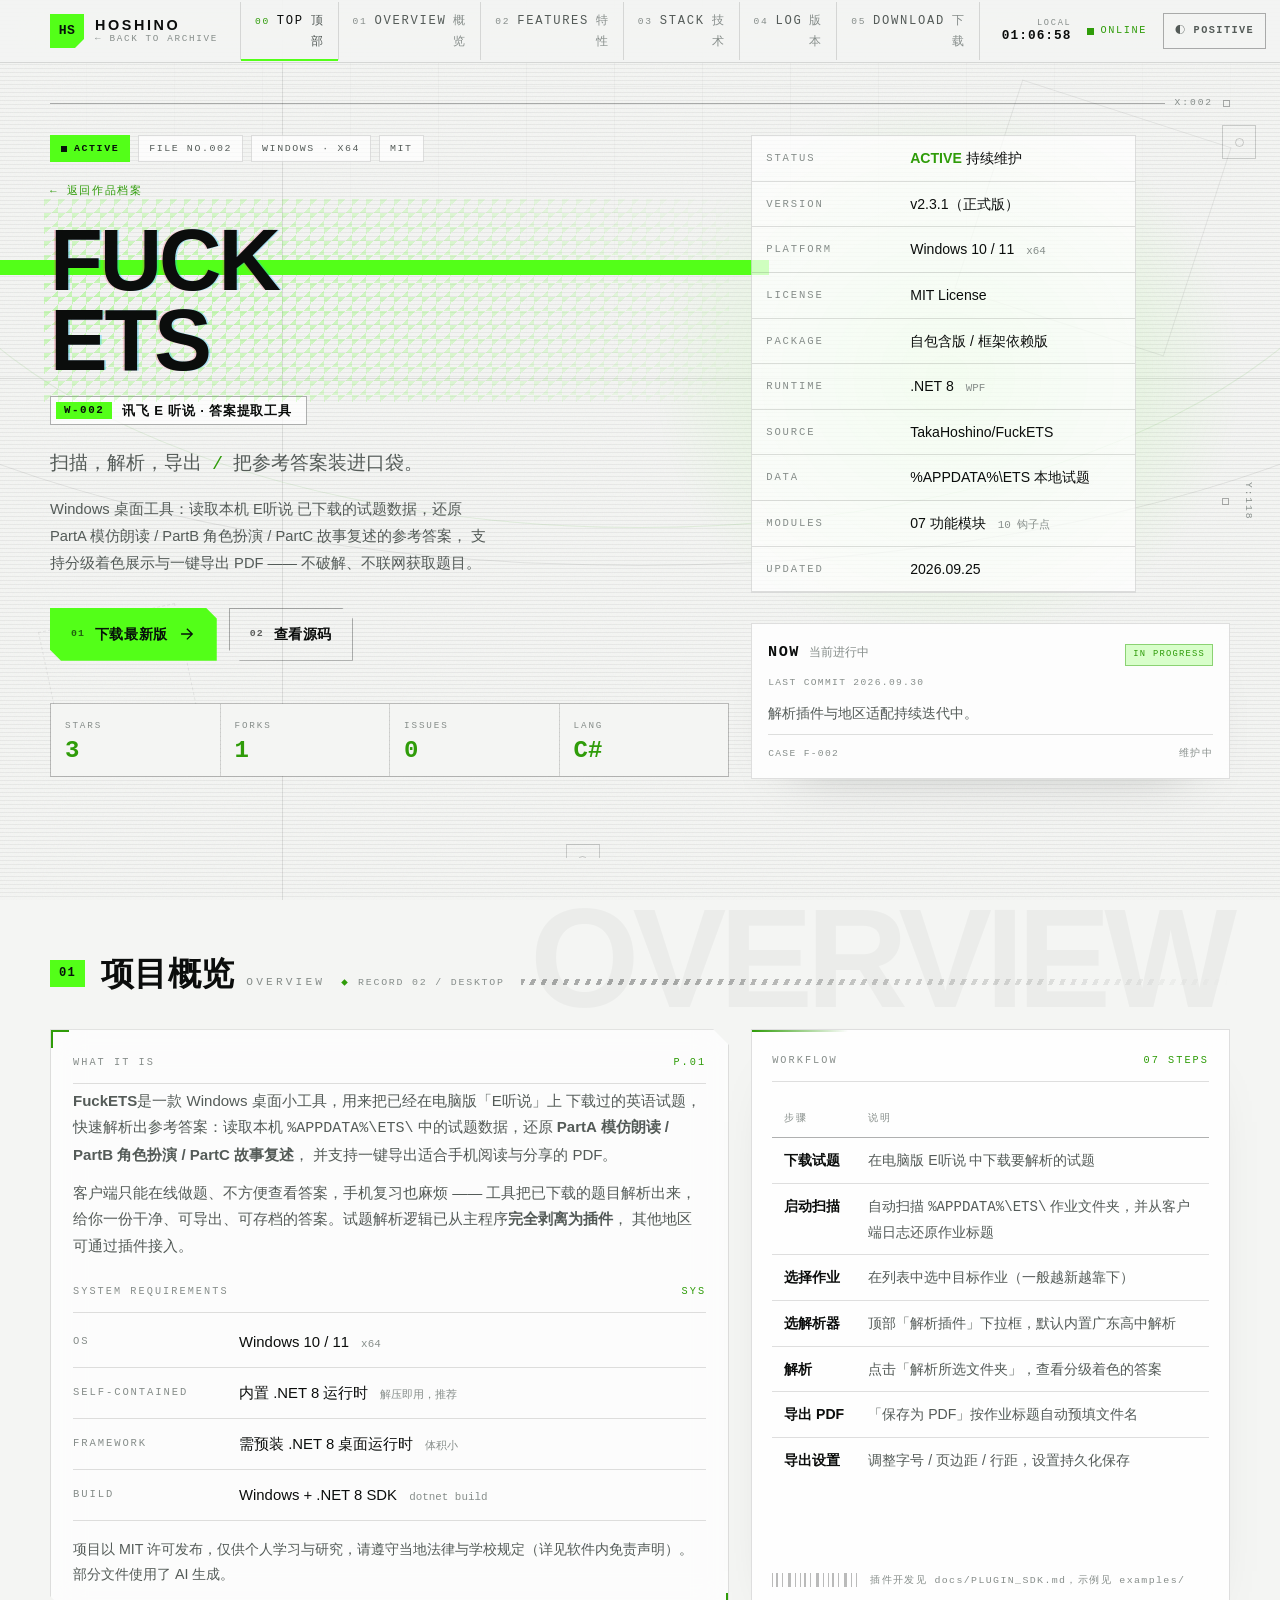
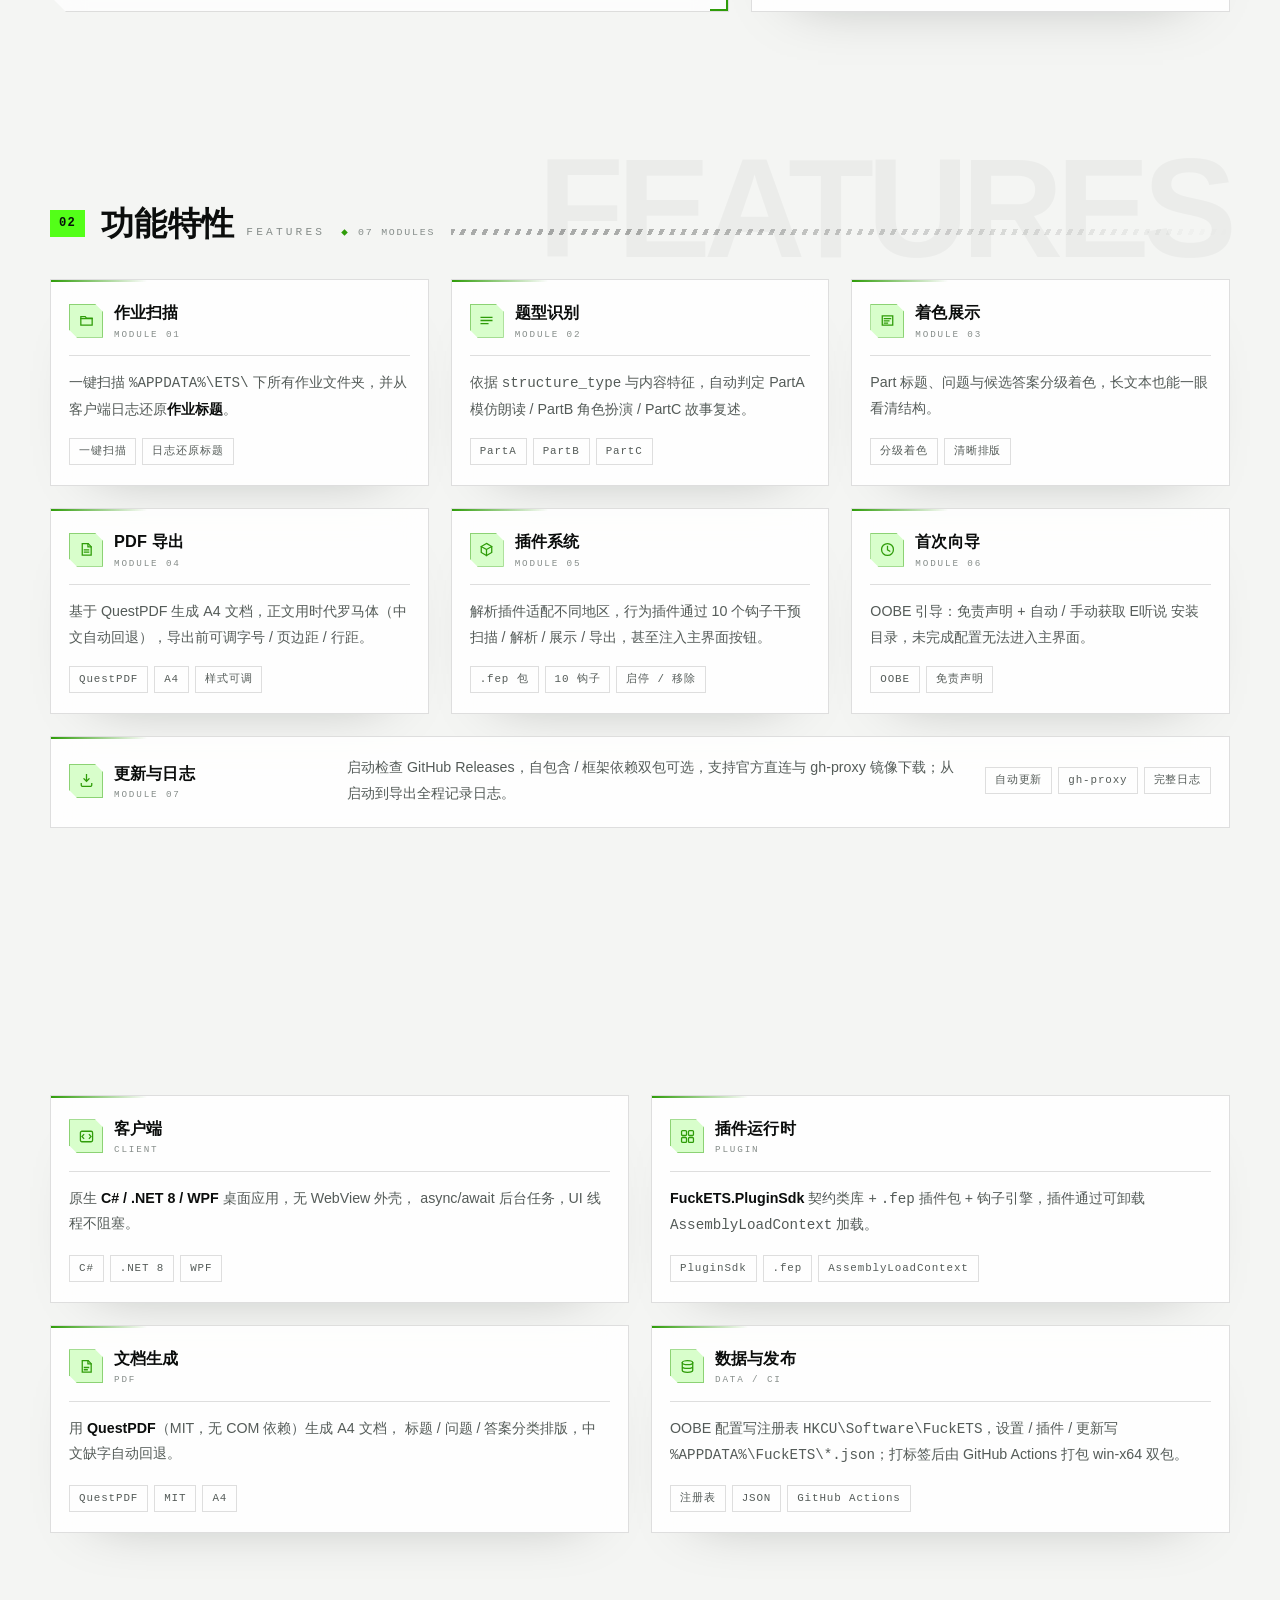
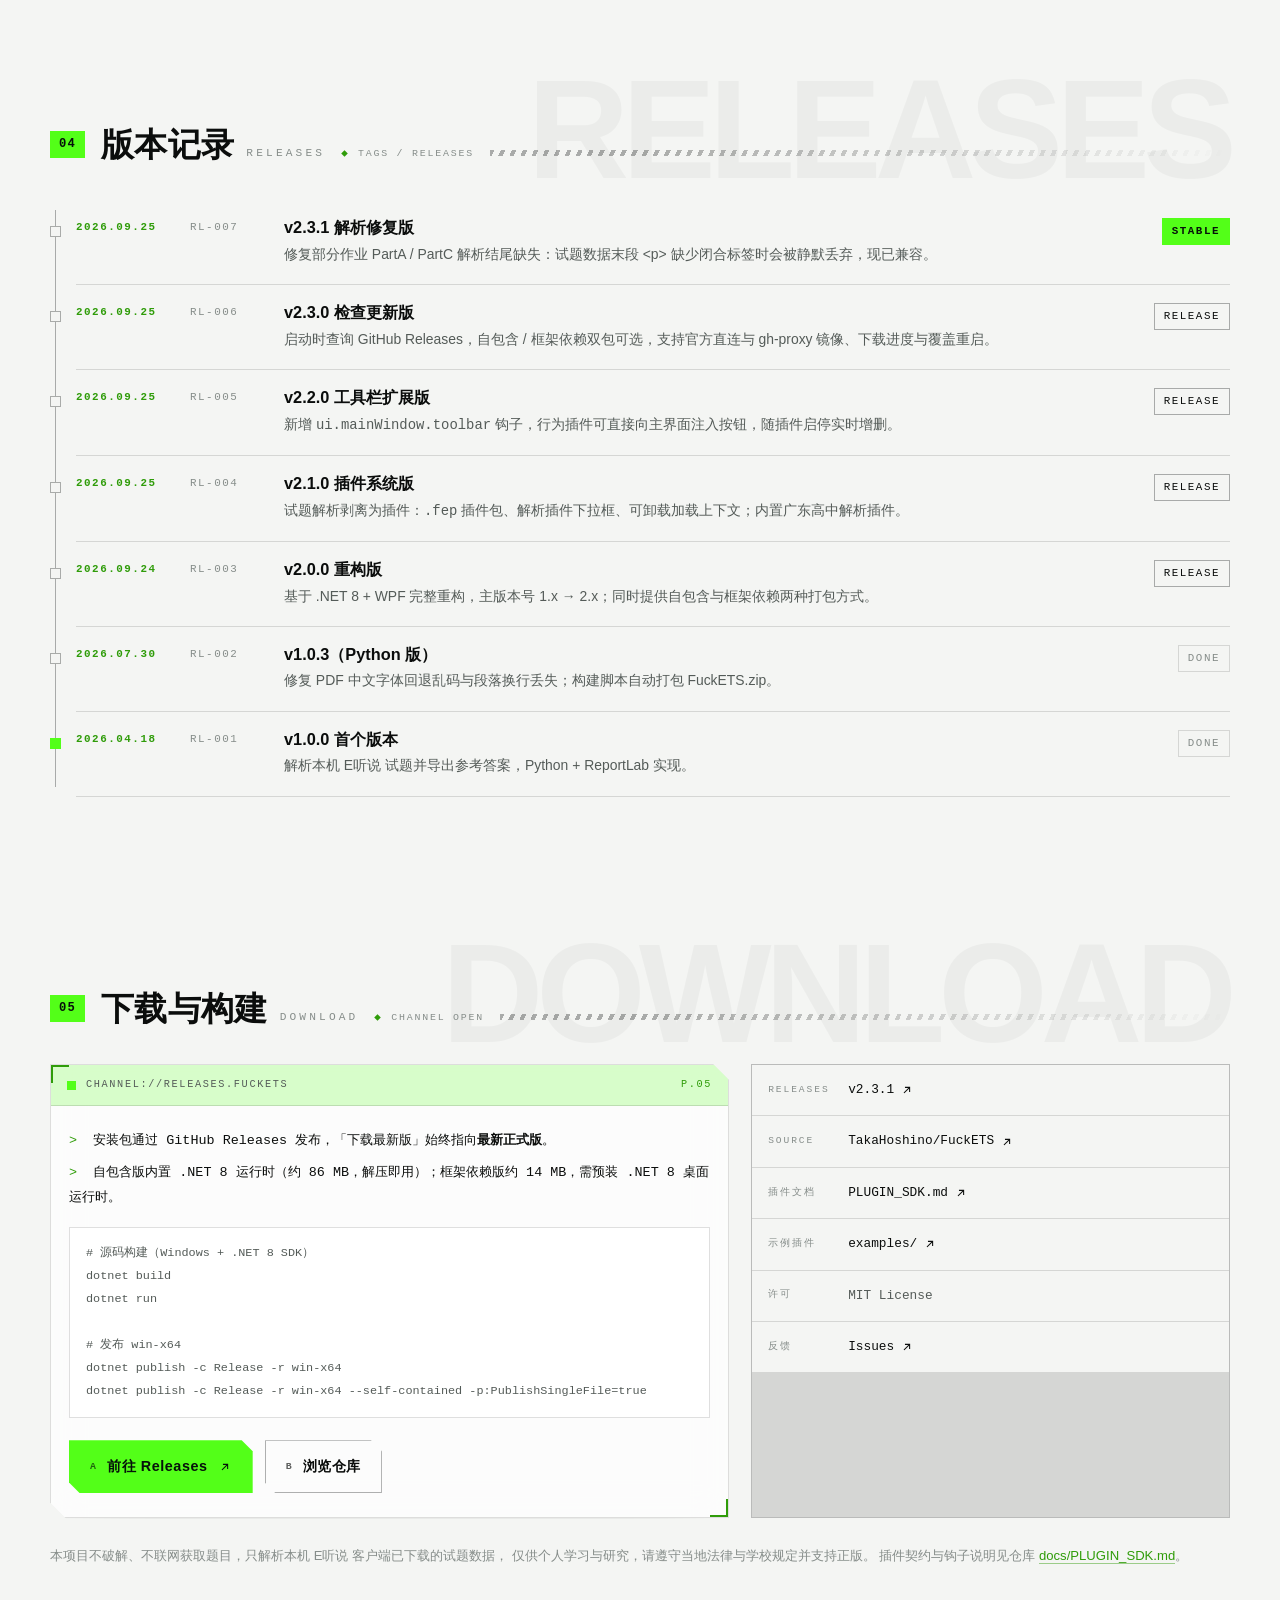
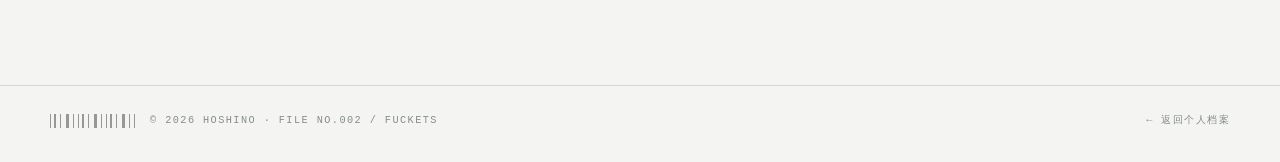
<file: fuckets/index.html>
<!DOCTYPE html>
<html lang="zh-CN" data-theme="positive" data-gh-repo="TakaHoshino/FuckETS">
<head>
  <meta charset="UTF-8" />
  <meta name="viewport" content="width=device-width, initial-scale=1, viewport-fit=cover" />

  <title>FuckETS // 讯飞 E 听说 · 项目档案</title>
  <meta name="description" content="FuckETS（去他妈的讯飞 E 听说）—— 提取「E听说」英语试题参考答案的 Windows 桌面工具。C# / .NET 8 / WPF，支持作业扫描、Part 自动识别、答案着色展示、PDF 导出、插件系统与自动更新。" />
  <meta name="author" content="Hoshino" />
  <meta name="keywords" content="FuckETS, 讯飞E听说, ETS, 英语试题, 参考答案, 答案提取, C#, .NET, WPF, PDF 导出, 插件系统, 开源, Hoshino" />
  <meta name="theme-color" content="#0a0b0b" media="(prefers-color-scheme: dark)" />
  <meta name="theme-color" content="#f4f5f3" media="(prefers-color-scheme: light)" />

  <meta property="og:type" content="article" />
  <meta property="og:title" content="FuckETS // 讯飞 E 听说 · 项目档案" />
  <meta property="og:description" content="Windows 桌面工具：解析本机 E听说 已下载的试题，还原 PartA / PartB / PartC 参考答案，支持着色展示与 PDF 导出。" />
  <meta property="og:url" content="https://takahoshino.github.io/fuckets/" />
  <meta name="twitter:card" content="summary" />

  <link rel="canonical" href="https://takahoshino.github.io/fuckets/" />
  <link rel="icon" href="../favicon.svg" type="image/svg+xml" />
  <link rel="apple-touch-icon" href="../favicon.svg" />
  <!-- 资源版本号：改动 assets 下的 CSS / JS 后同步递增，避免浏览器缓存旧文件与新页面混用 -->
  <link rel="stylesheet" href="../assets/css/style.css?v=20261018d" />

  <script>
    (function () {
      try {
        var saved = localStorage.getItem("theme");
        if (saved === "negative" || saved === "positive") {
          document.documentElement.setAttribute("data-theme", saved);
        }
      } catch (e) { /* 保持默认 positive */ }
    })();
  </script>

  <script type="application/ld+json">
  {
    "@context": "https://schema.org",
    "@type": "SoftwareApplication",
    "name": "FuckETS",
    "alternateName": "去他妈的讯飞 E 听说",
    "url": "https://takahoshino.github.io/fuckets/",
    "applicationCategory": "UtilitiesApplication",
    "operatingSystem": "Windows 10 / 11 (x64)",
    "softwareVersion": "v2.3.1",
    "license": "https://opensource.org/license/mit",
    "codeRepository": "https://github.com/TakaHoshino/FuckETS",
    "author": { "@type": "Person", "name": "Hoshino", "url": "https://takahoshino.github.io/" },
    "offers": { "@type": "Offer", "price": "0", "priceCurrency": "CNY" }
  }
  </script>
</head>

<body>
  <a class="skip-link" href="#overview">跳到主要内容</a>

  <div class="fx" aria-hidden="true">
    <span class="fx-grid"></span>
    <span class="fx-lines"></span>
    <span class="fx-drift fx-drift-a"></span>
    <span class="fx-drift fx-drift-b"></span>
    <span class="fx-noise"></span>
    <span class="fx-scan"></span>
    <span class="fx-sweep"></span>
  </div>

  <!-- ============================ 顶部状态栏 ============================ -->
  <header class="nav" id="nav">
    <span class="nav-progress" aria-hidden="true"><i id="navProgress"></i></span>

    <div class="nav-inner">
      <a class="nav-brand" href="../" aria-label="返回个人档案首页">
        <span class="nav-mark" aria-hidden="true">HS</span>
        <span class="nav-brand-text">
          <b>HOSHINO</b>
          <small>← BACK TO ARCHIVE</small>
        </span>
      </a>

      <nav class="nav-links" aria-label="页内导航">
        <a class="nav-link is-active" href="#top"><i>00</i>TOP<em>顶部</em></a>
        <a class="nav-link" href="#overview"><i>01</i>OVERVIEW<em>概览</em></a>
        <a class="nav-link" href="#features"><i>02</i>FEATURES<em>特性</em></a>
        <a class="nav-link" href="#stack"><i>03</i>STACK<em>技术</em></a>
        <a class="nav-link" href="#changelog"><i>04</i>LOG<em>版本</em></a>
        <a class="nav-link" href="#download"><i>05</i>DOWNLOAD<em>下载</em></a>
      </nav>

      <div class="nav-status">
        <span class="nav-clock">
          <small>LOCAL</small>
          <b id="navClock">--:--:--</b>
        </span>
        <span class="nav-live"><i></i>ONLINE</span>
        <button class="nav-toggle" id="themeToggle" type="button" aria-label="切换配色模式" title="切换配色模式">
          <span aria-hidden="true">◐</span><b id="themeLabel">POSITIVE</b>
        </button>
      </div>
    </div>
  </header>

  <main>
    <!-- ============================== HERO ============================== -->
    <section class="hero proj-hero" id="top">
      <div class="shell hero-shell">
        <div class="stage" aria-hidden="true">
          <span class="stage-glow"></span>
          <span class="stage-wall"></span>
          <span class="stage-wall stage-wall-inner"></span>
        </div>

        <span class="edge-label" aria-hidden="true">FUCKETS // FILE NO.002 — DESKTOP TOOL</span>

        <div class="hero-fx" aria-hidden="true">
          <span class="reg-mark reg-a"></span>
          <span class="reg-mark reg-b"></span>
        </div>

        <div class="axis axis-x" aria-hidden="true">
          <span class="axis-line"></span>
          <span class="axis-label">X:002</span>
          <span class="axis-tick"></span>
        </div>

        <div class="axis axis-y" aria-hidden="true">
          <span class="axis-line"></span>
          <span class="axis-label">Y:118</span>
          <span class="axis-tick"></span>
        </div>

        <div class="console-grid">
          <!-- 左：项目身份 -->
          <div class="identity">
            <ul class="hud-strip fx-in">
              <li class="hud-item is-live"><i></i>ACTIVE</li>
              <li class="hud-item">FILE NO.002</li>
              <li class="hud-item">WINDOWS · X64</li>
              <li class="hud-item">MIT</li>
            </ul>

            <p class="crumbs fx-in"><a href="../">← 返回作品档案</a></p>

            <h1 class="hero-title fx-in">
              <span class="hero-title-line">
                <span class="tri-field" aria-hidden="true"></span>
                <span class="hero-slice" aria-hidden="true"></span>
                <span class="hero-title-en"><span>FUCK</span><span>ETS</span></span>
              </span>
              <span class="hero-plate">
                <b class="plate-code">W-002</b>
                <span class="plate-text">讯飞 E 听说 · 答案提取工具</span>
              </span>
            </h1>

            <p class="hero-lead fx-in">
              扫描，解析，导出<span class="sep">/</span>把参考答案装进口袋。
            </p>
            <p class="hero-desc fx-in">
              Windows 桌面工具：读取本机 E听说 已下载的试题数据，还原
              PartA 模仿朗读 / PartB 角色扮演 / PartC 故事复述的参考答案，
              支持分级着色展示与一键导出 PDF —— 不破解、不联网获取题目。
            </p>

            <div class="hero-actions fx-in">
              <a class="btn btn-primary" href="https://github.com/TakaHoshino/FuckETS/releases/latest" target="_blank" rel="noopener noreferrer">
                <span class="btn-num">01</span>
                下载最新版
                <svg class="ico" viewBox="0 0 24 24" aria-hidden="true"><path d="M5 12h13M12.5 5.5 19 12l-6.5 6.5" /></svg>
              </a>
              <a class="btn btn-ghost" href="https://github.com/TakaHoshino/FuckETS" target="_blank" rel="noopener noreferrer">
                <span class="btn-num">02</span>
                查看源码
              </a>
            </div>

            <dl class="hero-readout fx-in">
              <div><dt>STARS</dt><dd><b data-count="3" data-gh="stars">3</b></dd></div>
              <div><dt>FORKS</dt><dd><b data-count="1" data-gh="forks">1</b></dd></div>
              <div><dt>ISSUES</dt><dd><b data-count="0" data-gh="issues">0</b></dd></div>
              <div><dt>LANG</dt><dd><b>C#</b></dd></div>
            </dl>
          </div>

          <!-- 右：参数 + 进行中 -->
          <div class="proj-media fx-in">
            <dl class="param-list proj-spec">
              <div class="param-row"><dt>STATUS</dt><dd><span class="param-ok">ACTIVE</span> 持续维护</dd></div>
              <div class="param-row"><dt>VERSION</dt><dd><span data-gh="version">v2.3.1</span><span data-gh="channel">（正式版）</span></dd></div>
              <div class="param-row"><dt>PLATFORM</dt><dd>Windows 10 / 11 <span class="param-dim">x64</span></dd></div>
              <div class="param-row"><dt>LICENSE</dt><dd>MIT License</dd></div>
              <div class="param-row"><dt>PACKAGE</dt><dd>自包含版 / 框架依赖版</dd></div>
              <div class="param-row"><dt>RUNTIME</dt><dd>.NET 8 <span class="param-dim">WPF</span></dd></div>
              <div class="param-row"><dt>SOURCE</dt><dd>TakaHoshino/FuckETS</dd></div>
              <div class="param-row"><dt>DATA</dt><dd>%APPDATA%\ETS 本地试题</dd></div>
              <div class="param-row"><dt>MODULES</dt><dd>07 功能模块 <span class="param-dim">10 钩子点</span></dd></div>
              <div class="param-row"><dt>UPDATED</dt><dd><span data-gh="date">2026.09.25</span></dd></div>
            </dl>

            <article class="mod">
              <span class="mod-head"><b>NOW</b><em>当前进行中</em><span class="mod-state is-progress">IN PROGRESS</span></span>
              <span class="mod-meta">LAST COMMIT 2026.09.30</span>
              <span class="mod-body">解析插件与地区适配持续迭代中。</span>
              <span class="mod-foot"><span class="mod-coord">CASE F-002</span><span class="mod-go is-quiet">维护中</span></span>
            </article>
          </div>
        </div>

        <div class="statusbar fx-in">
          <span class="statusbar-item"><b>LATEST</b><span data-gh="version">v2.3.1</span></span>
          <span class="statusbar-item"><b>SIZE</b><span data-gh="size" data-gh-asset="framework-dependent">13.8 MB</span></span>
          <span class="statusbar-item"><b>PLATFORM</b>win-x64</span>
          <span class="statusbar-item"><b>DOWNLOADS</b><span data-gh="downloads" data-gh-asset="framework-dependent">5</span></span>
          <span class="statusbar-item"><b>LICENSE</b>MIT</span>
        </div>
      </div>
    </section>

    <!-- ============================ 01 OVERVIEW ============================ -->
    <section class="section" id="overview">
      <div class="shell">
        <header class="sec-head fx-in">
          <span class="ghost" aria-hidden="true">OVERVIEW</span>
          <span class="sec-index">01</span>
          <h2 class="sec-title">项目概览<em>OVERVIEW</em></h2>
          <span class="sec-meta">RECORD 02 / DESKTOP</span>
          <span class="sec-rule" aria-hidden="true"></span>
        </header>

        <div class="profile-grid">
          <article class="param-panel glass corners fx-in">
            <header class="param-head">
              <span>WHAT IT IS</span>
              <span class="param-head-code">P.01</span>
            </header>

            <p class="proj-p">
              <strong>FuckETS</strong>是一款 Windows 桌面小工具，用来把已经在电脑版「E听说」上
              下载过的英语试题，快速解析出参考答案：读取本机
              <code>%APPDATA%\ETS\</code> 中的试题数据，还原
              <strong>PartA 模仿朗读 / PartB 角色扮演 / PartC 故事复述</strong>，
              并支持一键导出适合手机阅读与分享的 PDF。
            </p>
            <p class="proj-p">
              客户端只能在线做题、不方便查看答案，手机复习也麻烦 —— 工具把已下载的题目解析出来，
              给你一份干净、可导出、可存档的答案。试题解析逻辑已从主程序<strong>完全剥离为插件</strong>，
              其他地区可通过插件接入。
            </p>

            <header class="param-head proj-head-2">
              <span>SYSTEM REQUIREMENTS</span>
              <span class="param-head-code">SYS</span>
            </header>
            <dl class="param-list">
              <div class="param-row"><dt>OS</dt><dd>Windows 10 / 11 <span class="param-dim">x64</span></dd></div>
              <div class="param-row"><dt>SELF-CONTAINED</dt><dd>内置 .NET 8 运行时 <span class="param-dim">解压即用，推荐</span></dd></div>
              <div class="param-row"><dt>FRAMEWORK</dt><dd>需预装 .NET 8 桌面运行时 <span class="param-dim">体积小</span></dd></div>
              <div class="param-row"><dt>BUILD</dt><dd>Windows + .NET 8 SDK <span class="param-dim">dotnet build</span></dd></div>
            </dl>

            <p class="param-note">
              项目以 MIT 许可发布，仅供个人学习与研究，请遵守当地法律与学校规定（详见软件内免责声明）。
              部分文件使用了 AI 生成。
            </p>
          </article>

          <article class="panel fx-in">
            <header class="panel-head">
              <span>WORKFLOW</span>
              <span class="panel-head-note">07 STEPS</span>
            </header>
            <table class="tbl">
              <thead>
                <tr><th>步骤</th><th>说明</th></tr>
              </thead>
              <tbody>
                <tr><td><b>下载试题</b></td><td>在电脑版 E听说 中下载要解析的试题</td></tr>
                <tr><td><b>启动扫描</b></td><td>自动扫描 <code>%APPDATA%\ETS\</code> 作业文件夹，并从客户端日志还原作业标题</td></tr>
                <tr><td><b>选择作业</b></td><td>在列表中选中目标作业（一般越新越靠下）</td></tr>
                <tr><td><b>选解析器</b></td><td>顶部「解析插件」下拉框，默认内置广东高中解析</td></tr>
                <tr><td><b>解析</b></td><td>点击「解析所选文件夹」，查看分级着色的答案</td></tr>
                <tr><td><b>导出 PDF</b></td><td>「保存为 PDF」按作业标题自动预填文件名</td></tr>
                <tr><td><b>导出设置</b></td><td>调整字号 / 页边距 / 行距，设置持久化保存</td></tr>
              </tbody>
            </table>

            <p class="panel-foot">
              <span class="barcode barcode-sm" aria-hidden="true"></span>
              插件开发见 docs/PLUGIN_SDK.md，示例见 examples/
            </p>
          </article>
        </div>
      </div>
    </section>

    <!-- ============================ 02 FEATURES ============================ -->
    <section class="section" id="features">
      <div class="shell">
        <header class="sec-head fx-in">
          <span class="ghost" aria-hidden="true">FEATURES</span>
          <span class="sec-index">02</span>
          <h2 class="sec-title">功能特性<em>FEATURES</em></h2>
          <span class="sec-meta">07 MODULES</span>
          <span class="sec-rule" aria-hidden="true"></span>
        </header>

        <div class="cap-grid">
          <article class="panel cap-card fx-in">
            <header class="cap-head">
              <span class="cap-icon" aria-hidden="true">
                <svg class="ico" viewBox="0 0 24 24"><path d="M4 6.4h6.2l1.8 2.2H20v9.8H4Z" /><path d="M4 9.4h16" /></svg>
              </span>
              <span class="cap-head-text"><b>作业扫描</b><small>MODULE 01</small></span>
            </header>
            <p class="cap-desc">一键扫描 <code>%APPDATA%\ETS\</code> 下所有作业文件夹，并从客户端日志还原<strong>作业标题</strong>。</p>
            <ul class="chips"><li class="chip">一键扫描</li><li class="chip">日志还原标题</li></ul>
          </article>

          <article class="panel cap-card fx-in">
            <header class="cap-head">
              <span class="cap-icon" aria-hidden="true">
                <svg class="ico" viewBox="0 0 24 24"><path d="M4.4 7.6h15.2M4.4 12h15.2M4.4 16.4h9.6" /></svg>
              </span>
              <span class="cap-head-text"><b>题型识别</b><small>MODULE 02</small></span>
            </header>
            <p class="cap-desc">依据 <code>structure_type</code> 与内容特征，自动判定 PartA 模仿朗读 / PartB 角色扮演 / PartC 故事复述。</p>
            <ul class="chips"><li class="chip">PartA</li><li class="chip">PartB</li><li class="chip">PartC</li></ul>
          </article>

          <article class="panel cap-card fx-in">
            <header class="cap-head">
              <span class="cap-icon" aria-hidden="true">
                <svg class="ico" viewBox="0 0 24 24"><path d="M4.6 5.4h14.8v13.2H4.6Z" /><path d="M7.6 9.2h8.8M7.6 12.4h6.4M7.6 15.6h4.4" /></svg>
              </span>
              <span class="cap-head-text"><b>着色展示</b><small>MODULE 03</small></span>
            </header>
            <p class="cap-desc">Part 标题、问题与候选答案分级着色，长文本也能一眼看清结构。</p>
            <ul class="chips"><li class="chip">分级着色</li><li class="chip">清晰排版</li></ul>
          </article>

          <article class="panel cap-card fx-in">
            <header class="cap-head">
              <span class="cap-icon" aria-hidden="true">
                <svg class="ico" viewBox="0 0 24 24"><path d="M6 3.6h8.4L18.6 8v12H6Z" /><path d="M14 3.8V8.4h4.4M9 12.6h6M9 15.8h6" /></svg>
              </span>
              <span class="cap-head-text"><b>PDF 导出</b><small>MODULE 04</small></span>
            </header>
            <p class="cap-desc">基于 QuestPDF 生成 A4 文档，正文用时代罗马体（中文自动回退），导出前可调字号 / 页边距 / 行距。</p>
            <ul class="chips"><li class="chip">QuestPDF</li><li class="chip">A4</li><li class="chip">样式可调</li></ul>
          </article>

          <article class="panel cap-card fx-in">
            <header class="cap-head">
              <span class="cap-icon" aria-hidden="true">
                <svg class="ico" viewBox="0 0 24 24"><path d="M12 3.4 19.4 7.8v8.4L12 20.6 4.6 16.2V7.8Z" /><path d="M12 12v8.6M12 12l7.4-4.2M12 12 4.6 7.8" /></svg>
              </span>
              <span class="cap-head-text"><b>插件系统</b><small>MODULE 05</small></span>
            </header>
            <p class="cap-desc">解析插件适配不同地区，行为插件通过 10 个钩子干预扫描 / 解析 / 展示 / 导出，甚至注入主界面按钮。</p>
            <ul class="chips"><li class="chip">.fep 包</li><li class="chip">10 钩子</li><li class="chip">启停 / 移除</li></ul>
          </article>

          <article class="panel cap-card fx-in">
            <header class="cap-head">
              <span class="cap-icon" aria-hidden="true">
                <svg class="ico" viewBox="0 0 24 24"><circle cx="12" cy="12" r="8.4" /><path d="M12 7.6v4.8l3.2 2" /></svg>
              </span>
              <span class="cap-head-text"><b>首次向导</b><small>MODULE 06</small></span>
            </header>
            <p class="cap-desc">OOBE 引导：免责声明 + 自动 / 手动获取 E听说 安装目录，未完成配置无法进入主界面。</p>
            <ul class="chips"><li class="chip">OOBE</li><li class="chip">免责声明</li></ul>
          </article>

          <article class="panel cap-card fx-in">
            <header class="cap-head">
              <span class="cap-icon" aria-hidden="true">
                <svg class="ico" viewBox="0 0 24 24"><path d="M12 3.6v9.6M8.4 9.6 12 13.2l3.6-3.6M4.6 16.4v2.2c0 .9.7 1.6 1.6 1.6h11.6c.9 0 1.6-.7 1.6-1.6v-2.2" /></svg>
              </span>
              <span class="cap-head-text"><b>更新与日志</b><small>MODULE 07</small></span>
            </header>
            <p class="cap-desc">启动检查 GitHub Releases，自包含 / 框架依赖双包可选，支持官方直连与 gh-proxy 镜像下载；从启动到导出全程记录日志。</p>
            <ul class="chips"><li class="chip">自动更新</li><li class="chip">gh-proxy</li><li class="chip">完整日志</li></ul>
          </article>
        </div>
      </div>
    </section>

    <!-- ============================= 03 STACK ============================= -->
    <section class="section" id="stack">
      <div class="shell">
        <header class="sec-head fx-in">
          <span class="ghost" aria-hidden="true">STACK</span>
          <span class="sec-index">03</span>
          <h2 class="sec-title">技术实现<em>STACK</em></h2>
          <span class="sec-meta">100% C# / .NET</span>
          <span class="sec-rule" aria-hidden="true"></span>
        </header>

        <div class="cap-grid cap-grid-2">
          <article class="panel cap-card fx-in">
            <header class="cap-head">
              <span class="cap-icon" aria-hidden="true">
                <svg class="ico" viewBox="0 0 24 24"><rect x="3.4" y="4.6" width="17.2" height="14.8" rx="2" /><path d="M8 9.4 5.6 12 8 14.6M16 9.4 18.4 12 16 14.6" /></svg>
              </span>
              <span class="cap-head-text"><b>客户端</b><small>CLIENT</small></span>
            </header>
            <p class="cap-desc">
              原生 <strong>C# / .NET 8 / WPF</strong> 桌面应用，无 WebView 外壳，
              async/await 后台任务，UI 线程不阻塞。
            </p>
            <ul class="chips"><li class="chip">C#</li><li class="chip">.NET 8</li><li class="chip">WPF</li></ul>
          </article>

          <article class="panel cap-card fx-in">
            <header class="cap-head">
              <span class="cap-icon" aria-hidden="true">
                <svg class="ico" viewBox="0 0 24 24"><rect x="3.6" y="3.6" width="7" height="7" rx="1.4" /><rect x="13.4" y="3.6" width="7" height="7" rx="1.4" /><rect x="3.6" y="13.4" width="7" height="7" rx="1.4" /><rect x="13.4" y="13.4" width="7" height="7" rx="1.4" /></svg>
              </span>
              <span class="cap-head-text"><b>插件运行时</b><small>PLUGIN</small></span>
            </header>
            <p class="cap-desc">
              <strong>FuckETS.PluginSdk</strong> 契约类库 + <code>.fep</code> 插件包
              + 钩子引擎，插件通过可卸载 <code>AssemblyLoadContext</code> 加载。
            </p>
            <ul class="chips"><li class="chip">PluginSdk</li><li class="chip">.fep</li><li class="chip">AssemblyLoadContext</li></ul>
          </article>

          <article class="panel cap-card fx-in">
            <header class="cap-head">
              <span class="cap-icon" aria-hidden="true">
                <svg class="ico" viewBox="0 0 24 24"><path d="M6 3.6h8.4L18.6 8v12H6Z" /><path d="M14 3.8V8.4h4.4" /><path d="M9 13.4h6M9 16.6h4" /></svg>
              </span>
              <span class="cap-head-text"><b>文档生成</b><small>PDF</small></span>
            </header>
            <p class="cap-desc">
              用 <strong>QuestPDF</strong>（MIT，无 COM 依赖）生成 A4 文档，
              标题 / 问题 / 答案分类排版，中文缺字自动回退。
            </p>
            <ul class="chips"><li class="chip">QuestPDF</li><li class="chip">MIT</li><li class="chip">A4</li></ul>
          </article>

          <article class="panel cap-card fx-in">
            <header class="cap-head">
              <span class="cap-icon" aria-hidden="true">
                <svg class="ico" viewBox="0 0 24 24"><ellipse cx="12" cy="6.6" rx="7.4" ry="2.8" /><path d="M4.6 6.6v10.8c0 1.5 3.3 2.8 7.4 2.8s7.4-1.3 7.4-2.8V6.6M4.6 12c0 1.5 3.3 2.8 7.4 2.8s7.4-1.3 7.4-2.8" /></svg>
              </span>
              <span class="cap-head-text"><b>数据与发布</b><small>DATA / CI</small></span>
            </header>
            <p class="cap-desc">
              OOBE 配置写注册表 <code>HKCU\Software\FuckETS</code>，设置 / 插件 / 更新写
              <code>%APPDATA%\FuckETS\*.json</code>；打标签后由 GitHub Actions 打包 win-x64 双包。
            </p>
            <ul class="chips"><li class="chip">注册表</li><li class="chip">JSON</li><li class="chip">GitHub Actions</li></ul>
          </article>
        </div>
      </div>
    </section>

    <!-- ============================ 04 CHANGELOG ============================ -->
    <section class="section" id="changelog">
      <div class="shell">
        <header class="sec-head fx-in">
          <span class="ghost" aria-hidden="true">RELEASES</span>
          <span class="sec-index">04</span>
          <h2 class="sec-title">版本记录<em>RELEASES</em></h2>
          <span class="sec-meta">TAGS / RELEASES</span>
          <span class="sec-rule" aria-hidden="true"></span>
        </header>

        <ol class="log">
          <li class="log-item fx-in">
            <span class="log-node" aria-hidden="true"></span>
            <span class="log-date">2026.09.25</span>
            <span class="log-no">RL-007</span>
            <div class="log-body">
              <h3 class="log-title">v2.3.1 解析修复版</h3>
              <p class="log-note">修复部分作业 PartA / PartC 解析结尾缺失：试题数据末段 &lt;p&gt; 缺少闭合标签时会被静默丢弃，现已兼容。</p>
            </div>
            <span class="log-state is-live">STABLE</span>
          </li>

          <li class="log-item fx-in">
            <span class="log-node" aria-hidden="true"></span>
            <span class="log-date">2026.09.25</span>
            <span class="log-no">RL-006</span>
            <div class="log-body">
              <h3 class="log-title">v2.3.0 检查更新版</h3>
              <p class="log-note">启动时查询 GitHub Releases，自包含 / 框架依赖双包可选，支持官方直连与 gh-proxy 镜像、下载进度与覆盖重启。</p>
            </div>
            <span class="log-state is-active">RELEASE</span>
          </li>

          <li class="log-item fx-in">
            <span class="log-node" aria-hidden="true"></span>
            <span class="log-date">2026.09.25</span>
            <span class="log-no">RL-005</span>
            <div class="log-body">
              <h3 class="log-title">v2.2.0 工具栏扩展版</h3>
              <p class="log-note">新增 <code>ui.mainWindow.toolbar</code> 钩子，行为插件可直接向主界面注入按钮，随插件启停实时增删。</p>
            </div>
            <span class="log-state is-active">RELEASE</span>
          </li>

          <li class="log-item fx-in">
            <span class="log-node" aria-hidden="true"></span>
            <span class="log-date">2026.09.25</span>
            <span class="log-no">RL-004</span>
            <div class="log-body">
              <h3 class="log-title">v2.1.0 插件系统版</h3>
              <p class="log-note">试题解析剥离为插件：<code>.fep</code> 插件包、解析插件下拉框、可卸载加载上下文；内置广东高中解析插件。</p>
            </div>
            <span class="log-state is-active">RELEASE</span>
          </li>

          <li class="log-item fx-in">
            <span class="log-node" aria-hidden="true"></span>
            <span class="log-date">2026.09.24</span>
            <span class="log-no">RL-003</span>
            <div class="log-body">
              <h3 class="log-title">v2.0.0 重构版</h3>
              <p class="log-note">基于 .NET 8 + WPF 完整重构，主版本号 1.x → 2.x；同时提供自包含与框架依赖两种打包方式。</p>
            </div>
            <span class="log-state is-active">RELEASE</span>
          </li>

          <li class="log-item fx-in">
            <span class="log-node" aria-hidden="true"></span>
            <span class="log-date">2026.07.30</span>
            <span class="log-no">RL-002</span>
            <div class="log-body">
              <h3 class="log-title">v1.0.3（Python 版）</h3>
              <p class="log-note">修复 PDF 中文字体回退乱码与段落换行丢失；构建脚本自动打包 FuckETS.zip。</p>
            </div>
            <span class="log-state">DONE</span>
          </li>

          <li class="log-item fx-in">
            <span class="log-node" aria-hidden="true"></span>
            <span class="log-date">2026.04.18</span>
            <span class="log-no">RL-001</span>
            <div class="log-body">
              <h3 class="log-title">v1.0.0 首个版本</h3>
              <p class="log-note">解析本机 E听说 试题并导出参考答案，Python + ReportLab 实现。</p>
            </div>
            <span class="log-state">DONE</span>
          </li>
        </ol>
      </div>
    </section>

    <!-- ============================ 05 DOWNLOAD ============================ -->
    <section class="section" id="download">
      <div class="shell">
        <header class="sec-head fx-in">
          <span class="ghost" aria-hidden="true">DOWNLOAD</span>
          <span class="sec-index">05</span>
          <h2 class="sec-title">下载与构建<em>DOWNLOAD</em></h2>
          <span class="sec-meta">CHANNEL OPEN</span>
          <span class="sec-rule" aria-hidden="true"></span>
        </header>

        <div class="contact-grid">
          <article class="terminal glass corners fx-in">
            <header class="terminal-head">
              <span class="terminal-dot" aria-hidden="true"></span>
              <span class="terminal-path">CHANNEL://RELEASES.FUCKETS</span>
              <span class="terminal-code">P.05</span>
            </header>

            <div class="terminal-body">
              <p class="terminal-line"><span class="terminal-prompt">&gt;</span> 安装包通过 GitHub Releases 发布，「下载最新版」始终指向<strong>最新正式版</strong>。</p>
              <p class="terminal-line"><span class="terminal-prompt">&gt;</span> 自包含版内置 .NET 8 运行时（约 86 MB，解压即用）；框架依赖版约 14 MB，需预装 .NET 8 桌面运行时。</p>

              <pre class="codeblock"># 源码构建（Windows + .NET 8 SDK）
dotnet build
dotnet run

# 发布 win-x64
dotnet publish -c Release -r win-x64
dotnet publish -c Release -r win-x64 --self-contained -p:PublishSingleFile=true</pre>

              <div class="terminal-actions">
                <a class="btn btn-primary" data-gh="release-url" href="https://github.com/TakaHoshino/FuckETS/releases" target="_blank" rel="noopener noreferrer">
                  <span class="btn-num">A</span>
                  前往 Releases
                  <svg class="ico ico-sm" viewBox="0 0 24 24" aria-hidden="true"><path d="M7.5 16.5 16.5 7.5M9.4 7.5h7.1v7.1" /></svg>
                </a>
                <a class="btn btn-ghost" href="https://github.com/TakaHoshino/FuckETS" target="_blank" rel="noopener noreferrer">
                  <span class="btn-num">B</span>
                  浏览仓库
                </a>
              </div>
            </div>
          </article>

          <ul class="contact-list fx-in">
            <li class="contact-item">
              <span class="contact-key">RELEASES</span>
              <a class="contact-val" data-gh="release-url" href="https://github.com/TakaHoshino/FuckETS/releases" target="_blank" rel="noopener noreferrer">
                <span data-gh="version">v2.3.1</span>
                <svg class="ico ico-sm" viewBox="0 0 24 24" aria-hidden="true"><path d="M7.5 16.5 16.5 7.5M9.4 7.5h7.1v7.1" /></svg>
              </a>
            </li>
            <li class="contact-item">
              <span class="contact-key">SOURCE</span>
              <a class="contact-val" href="https://github.com/TakaHoshino/FuckETS" target="_blank" rel="noopener noreferrer">
                TakaHoshino/FuckETS
                <svg class="ico ico-sm" viewBox="0 0 24 24" aria-hidden="true"><path d="M7.5 16.5 16.5 7.5M9.4 7.5h7.1v7.1" /></svg>
              </a>
            </li>
            <li class="contact-item">
              <span class="contact-key">插件文档</span>
              <!-- 用 HEAD 而不是分支名：仓库默认分支变更后链接依然有效 -->
              <a class="contact-val" href="https://github.com/TakaHoshino/FuckETS/blob/HEAD/docs/PLUGIN_SDK.md" target="_blank" rel="noopener noreferrer">
                PLUGIN_SDK.md
                <svg class="ico ico-sm" viewBox="0 0 24 24" aria-hidden="true"><path d="M7.5 16.5 16.5 7.5M9.4 7.5h7.1v7.1" /></svg>
              </a>
            </li>
            <li class="contact-item">
              <span class="contact-key">示例插件</span>
              <a class="contact-val" href="https://github.com/TakaHoshino/FuckETS/tree/HEAD/examples" target="_blank" rel="noopener noreferrer">
                examples/
                <svg class="ico ico-sm" viewBox="0 0 24 24" aria-hidden="true"><path d="M7.5 16.5 16.5 7.5M9.4 7.5h7.1v7.1" /></svg>
              </a>
            </li>
            <li class="contact-item">
              <span class="contact-key">许可</span>
              <span class="contact-val is-text">MIT License</span>
            </li>
            <li class="contact-item">
              <span class="contact-key">反馈</span>
              <a class="contact-val" href="https://github.com/TakaHoshino/FuckETS/issues" target="_blank" rel="noopener noreferrer">
                Issues
                <svg class="ico ico-sm" viewBox="0 0 24 24" aria-hidden="true"><path d="M7.5 16.5 16.5 7.5M9.4 7.5h7.1v7.1" /></svg>
              </a>
            </li>
          </ul>
        </div>

        <p class="proj-note fx-in">
          本项目不破解、不联网获取题目，只解析本机 E听说 客户端已下载的试题数据，
          仅供个人学习与研究，请遵守当地法律与学校规定并支持正版。
          插件契约与钩子说明见仓库
          <a href="https://github.com/TakaHoshino/FuckETS/blob/HEAD/docs/PLUGIN_SDK.md" target="_blank" rel="noopener noreferrer">docs/PLUGIN_SDK.md</a>。
        </p>
      </div>
    </section>
  </main>

  <footer class="foot">
    <div class="shell foot-inner">
      <div class="foot-left">
        <span class="barcode barcode-sm" aria-hidden="true"></span>
        <p>© <span id="year">2026</span> HOSHINO · FILE NO.002 / FUCKETS</p>
      </div>
      <p class="foot-right">
        <a href="../">← 返回个人档案</a>
      </p>
    </div>
  </footer>

  <button class="to-top" id="toTop" type="button" aria-label="回到顶部" title="回到顶部">
    <svg class="ico" viewBox="0 0 24 24" aria-hidden="true"><path d="M12 19V5.6M5.4 12.2 12 5.6l6.6 6.6" /></svg>
  </button>

  <script src="../assets/js/main.js?v=20261018d" defer></script>
  <script src="../assets/js/version-sync.js?v=20261018d" defer></script>
</body>
</html>
</file>
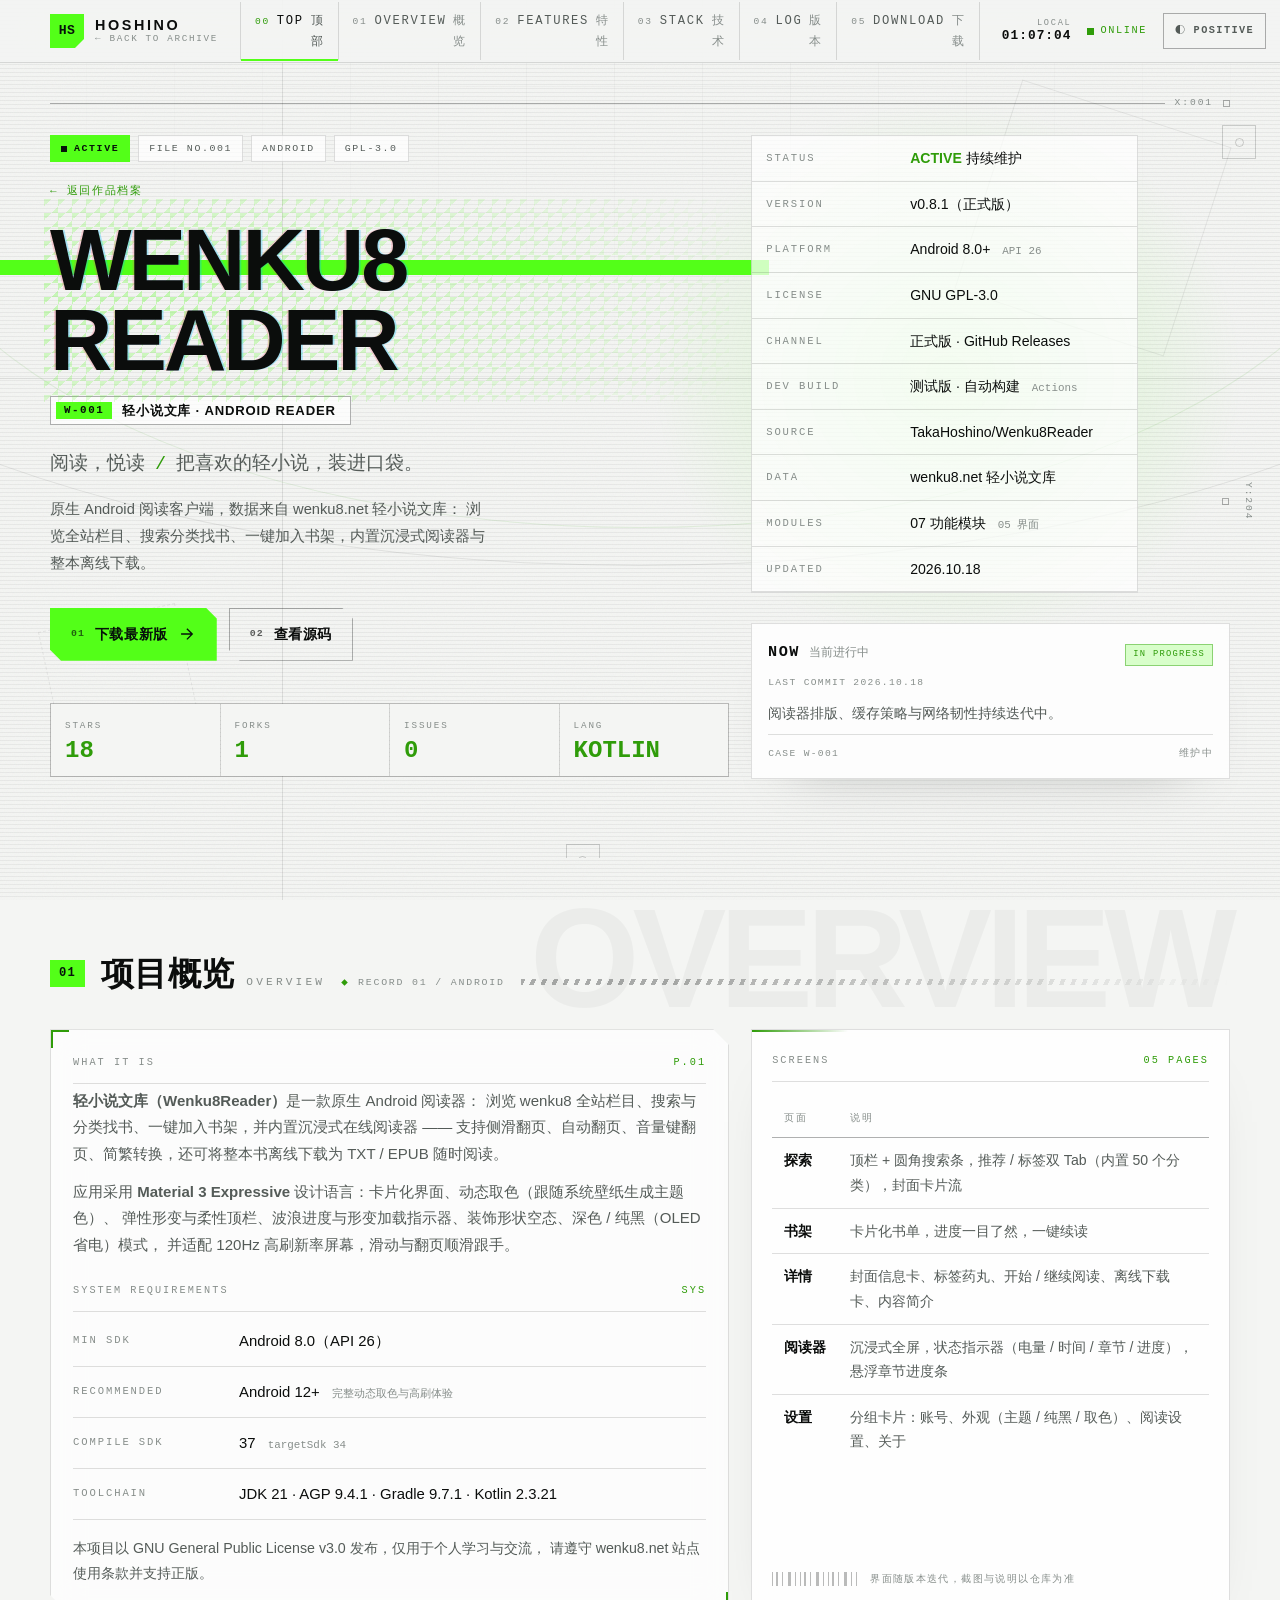
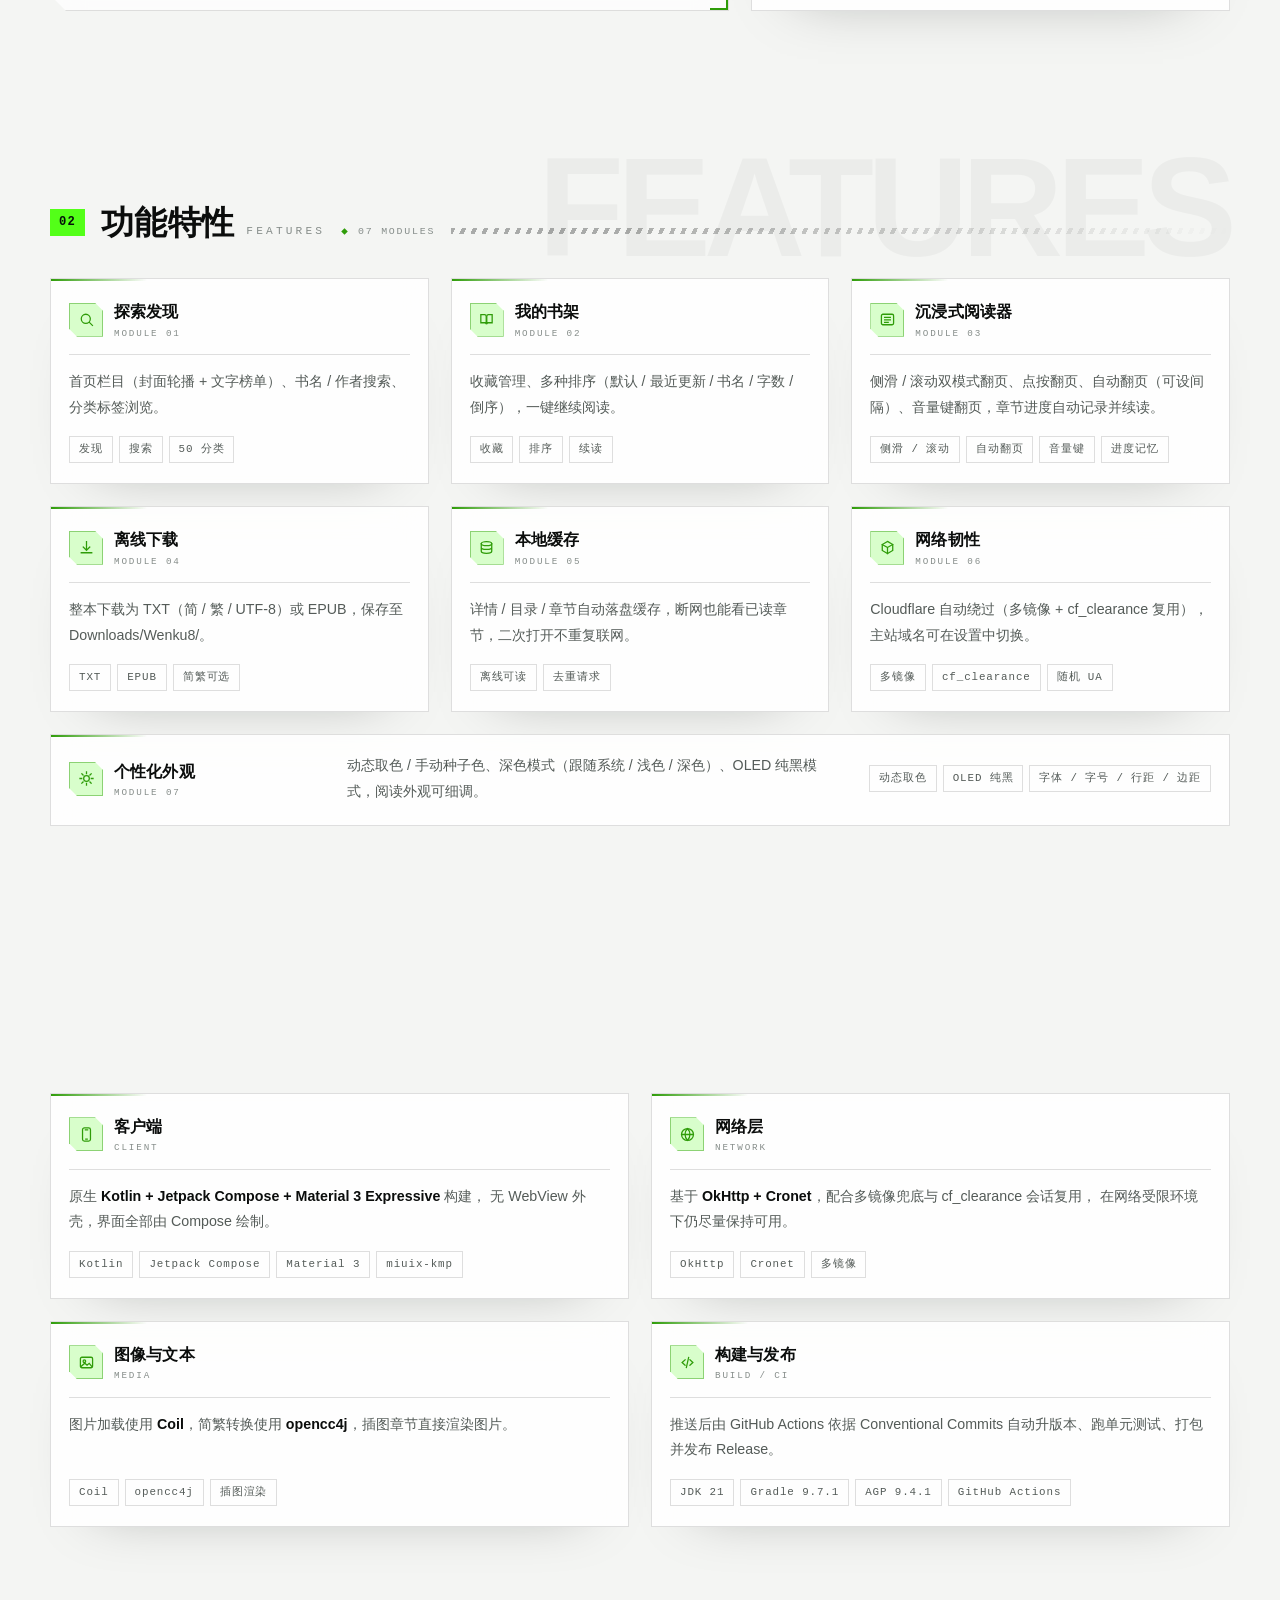
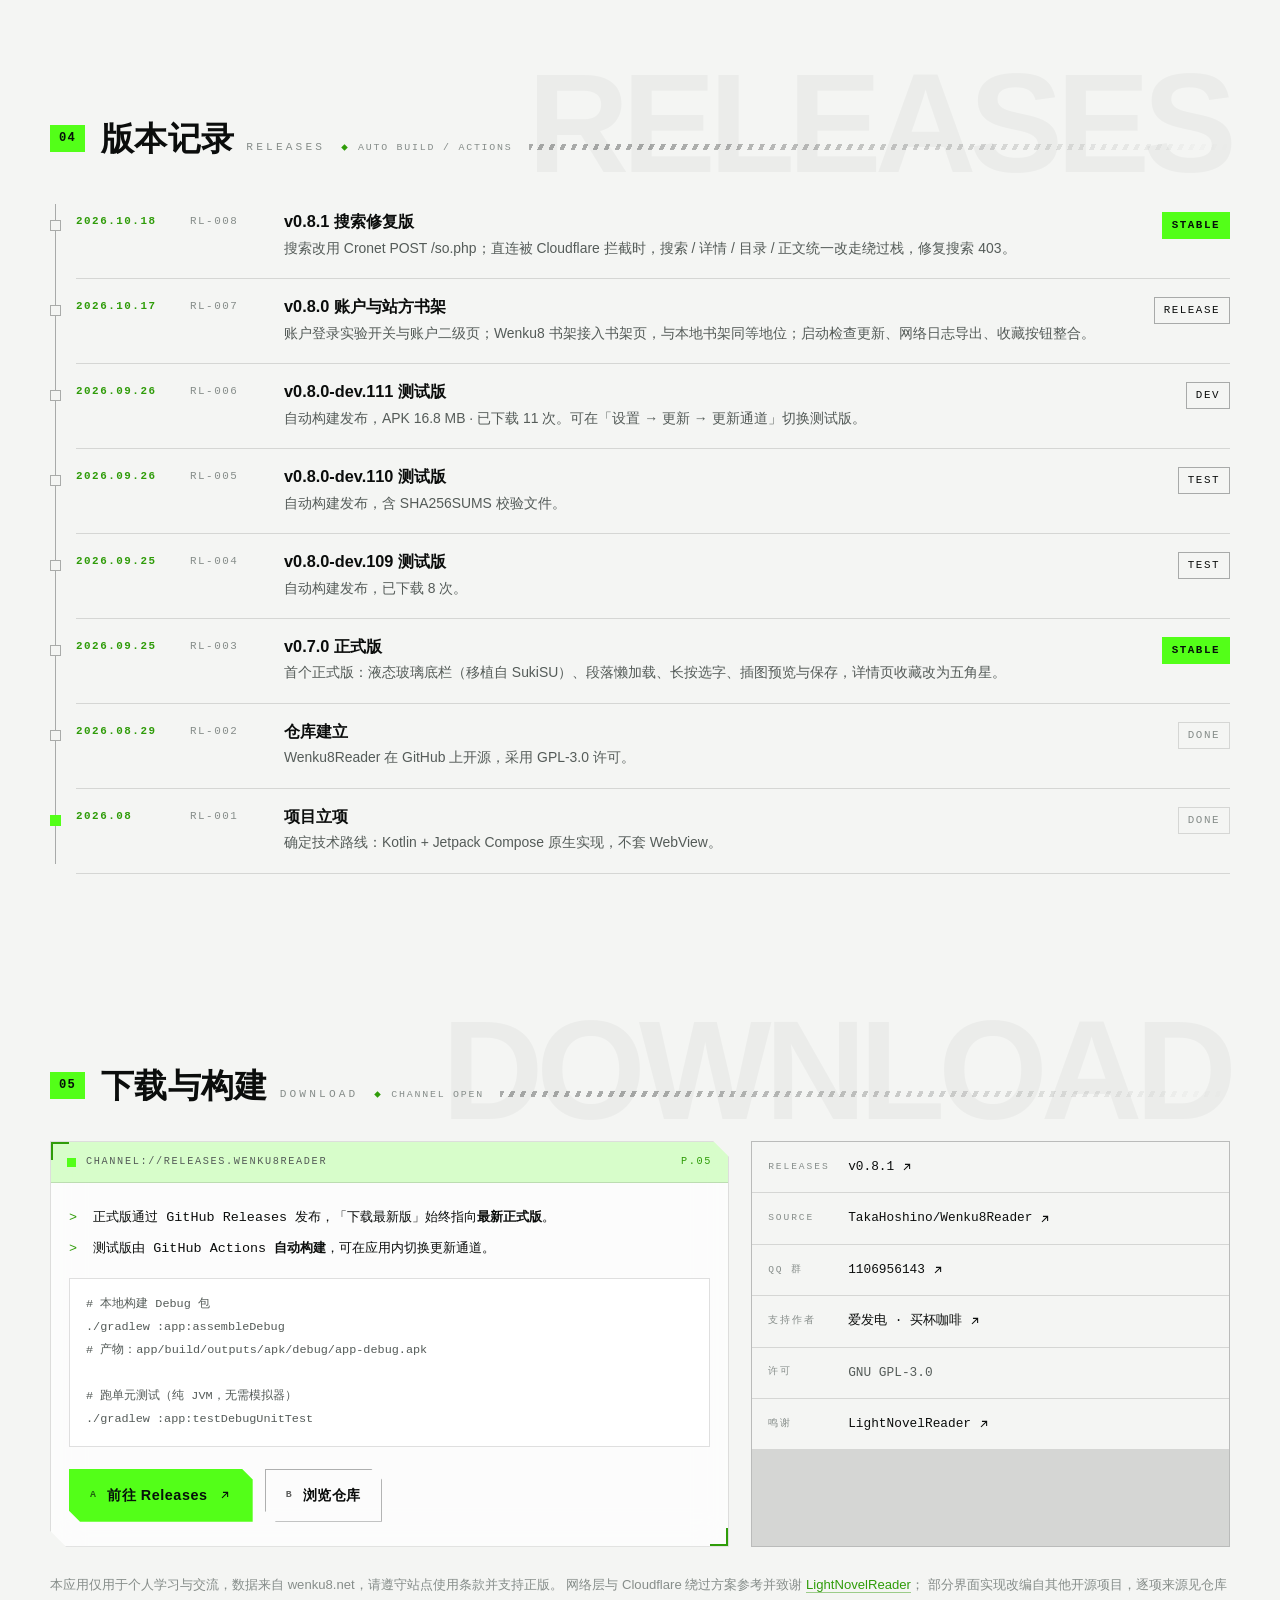
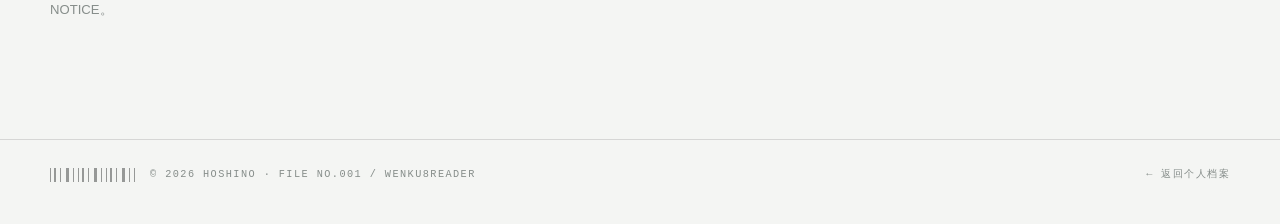
<file: wenku8reader/index.html>
<!DOCTYPE html>
<html lang="zh-CN" data-theme="positive" data-gh-repo="TakaHoshino/Wenku8Reader">
<head>
  <meta charset="UTF-8" />
  <meta name="viewport" content="width=device-width, initial-scale=1, viewport-fit=cover" />

  <title>Wenku8Reader // 轻小说文库 · 项目档案</title>
  <meta name="description" content="Wenku8Reader（轻小说文库）—— 基于 wenku8.net 的 Android 轻小说阅读客户端。Kotlin + Jetpack Compose + Material 3 Expressive，支持沉浸式阅读、书架收藏、离线下载（TXT / EPUB）与简繁转换。" />
  <meta name="author" content="Hoshino" />
  <meta name="keywords" content="Wenku8Reader, 轻小说文库, wenku8, Android 阅读器, Kotlin, Jetpack Compose, Material 3, 开源, Hoshino" />
  <meta name="theme-color" content="#0a0b0b" media="(prefers-color-scheme: dark)" />
  <meta name="theme-color" content="#f4f5f3" media="(prefers-color-scheme: light)" />

  <meta property="og:type" content="article" />
  <meta property="og:title" content="Wenku8Reader // 轻小说文库 · 项目档案" />
  <meta property="og:description" content="基于 wenku8.net 的 Android 轻小说阅读客户端：沉浸式阅读、离线下载 TXT / EPUB、简繁转换。" />
  <meta property="og:url" content="https://takahoshino.github.io/wenku8reader/" />
  <meta property="og:image" content="https://takahoshino.github.io/assets/img/wenku8reader.png" />
  <meta name="twitter:card" content="summary_large_image" />

  <link rel="canonical" href="https://takahoshino.github.io/wenku8reader/" />
  <link rel="icon" href="../favicon.svg" type="image/svg+xml" />
  <link rel="apple-touch-icon" href="../favicon.svg" />
  <!-- 资源版本号：改动 assets 下的 CSS / JS 后同步递增，避免浏览器缓存旧文件与新页面混用 -->
  <link rel="stylesheet" href="../assets/css/style.css?v=20261018d" />

  <script>
    (function () {
      try {
        var saved = localStorage.getItem("theme");
        if (saved === "negative" || saved === "positive") {
          document.documentElement.setAttribute("data-theme", saved);
        }
      } catch (e) { /* 保持默认 positive */ }
    })();
  </script>

  <script type="application/ld+json">
  {
    "@context": "https://schema.org",
    "@type": "SoftwareApplication",
    "name": "Wenku8Reader",
    "alternateName": "轻小说文库",
    "url": "https://takahoshino.github.io/wenku8reader/",
    "image": "https://takahoshino.github.io/assets/img/wenku8reader.png",
    "applicationCategory": "BookReaderApplication",
    "operatingSystem": "Android 8.0+",
    "softwareVersion": "v0.8.1",
    "license": "https://www.gnu.org/licenses/gpl-3.0.html",
    "codeRepository": "https://github.com/TakaHoshino/Wenku8Reader",
    "author": { "@type": "Person", "name": "Hoshino", "url": "https://takahoshino.github.io/" },
    "offers": { "@type": "Offer", "price": "0", "priceCurrency": "CNY" }
  }
  </script>
</head>

<body>
  <a class="skip-link" href="#overview">跳到主要内容</a>

  <div class="fx" aria-hidden="true">
    <span class="fx-grid"></span>
    <span class="fx-lines"></span>
    <span class="fx-drift fx-drift-a"></span>
    <span class="fx-drift fx-drift-b"></span>
    <span class="fx-noise"></span>
    <span class="fx-scan"></span>
    <span class="fx-sweep"></span>
  </div>

  <!-- ============================ 顶部状态栏 ============================ -->
  <header class="nav" id="nav">
    <span class="nav-progress" aria-hidden="true"><i id="navProgress"></i></span>

    <div class="nav-inner">
      <a class="nav-brand" href="../" aria-label="返回个人档案首页">
        <span class="nav-mark" aria-hidden="true">HS</span>
        <span class="nav-brand-text">
          <b>HOSHINO</b>
          <small>← BACK TO ARCHIVE</small>
        </span>
      </a>

      <nav class="nav-links" aria-label="页内导航">
        <a class="nav-link is-active" href="#top"><i>00</i>TOP<em>顶部</em></a>
        <a class="nav-link" href="#overview"><i>01</i>OVERVIEW<em>概览</em></a>
        <a class="nav-link" href="#features"><i>02</i>FEATURES<em>特性</em></a>
        <a class="nav-link" href="#stack"><i>03</i>STACK<em>技术</em></a>
        <a class="nav-link" href="#changelog"><i>04</i>LOG<em>版本</em></a>
        <a class="nav-link" href="#download"><i>05</i>DOWNLOAD<em>下载</em></a>
      </nav>

      <div class="nav-status">
        <span class="nav-clock">
          <small>LOCAL</small>
          <b id="navClock">--:--:--</b>
        </span>
        <span class="nav-live"><i></i>ONLINE</span>
        <button class="nav-toggle" id="themeToggle" type="button" aria-label="切换配色模式" title="切换配色模式">
          <span aria-hidden="true">◐</span><b id="themeLabel">POSITIVE</b>
        </button>
      </div>
    </div>
  </header>

  <main>
    <!-- ============================== HERO ============================== -->
    <section class="hero proj-hero" id="top">
      <div class="shell hero-shell">
        <div class="stage" aria-hidden="true">
          <span class="stage-glow"></span>
          <span class="stage-wall"></span>
          <span class="stage-wall stage-wall-inner"></span>
        </div>

        <span class="edge-label" aria-hidden="true">WENKU8READER // FILE NO.001 — ANDROID READER</span>

        <div class="hero-fx" aria-hidden="true">
          <span class="reg-mark reg-a"></span>
          <span class="reg-mark reg-b"></span>
        </div>

        <div class="axis axis-x" aria-hidden="true">
          <span class="axis-line"></span>
          <span class="axis-label">X:001</span>
          <span class="axis-tick"></span>
        </div>

        <div class="axis axis-y" aria-hidden="true">
          <span class="axis-line"></span>
          <span class="axis-label">Y:204</span>
          <span class="axis-tick"></span>
        </div>

        <div class="console-grid">
          <!-- 左：项目身份 -->
          <div class="identity">
            <ul class="hud-strip fx-in">
              <li class="hud-item is-live"><i></i>ACTIVE</li>
              <li class="hud-item">FILE NO.001</li>
              <li class="hud-item">ANDROID</li>
              <li class="hud-item">GPL-3.0</li>
            </ul>

            <p class="crumbs fx-in"><a href="../">← 返回作品档案</a></p>

            <h1 class="hero-title fx-in">
              <span class="hero-title-line">
                <span class="tri-field" aria-hidden="true"></span>
                <span class="hero-slice" aria-hidden="true"></span>
                <span class="hero-title-en"><span>WENKU8</span><span>READER</span></span>
              </span>
              <span class="hero-plate">
                <b class="plate-code">W-001</b>
                <span class="plate-text">轻小说文库 · ANDROID READER</span>
              </span>
            </h1>

            <p class="hero-lead fx-in">
              阅读，悦读<span class="sep">/</span>把喜欢的轻小说，装进口袋。
            </p>
            <p class="hero-desc fx-in">
              原生 Android 阅读客户端，数据来自 wenku8.net 轻小说文库：
              浏览全站栏目、搜索分类找书、一键加入书架，内置沉浸式阅读器与整本离线下载。
            </p>

            <div class="hero-actions fx-in">
              <a class="btn btn-primary" href="https://github.com/TakaHoshino/Wenku8Reader/releases/latest" target="_blank" rel="noopener noreferrer">
                <span class="btn-num">01</span>
                下载最新版
                <svg class="ico" viewBox="0 0 24 24" aria-hidden="true"><path d="M5 12h13M12.5 5.5 19 12l-6.5 6.5" /></svg>
              </a>
              <a class="btn btn-ghost" href="https://github.com/TakaHoshino/Wenku8Reader" target="_blank" rel="noopener noreferrer">
                <span class="btn-num">02</span>
                查看源码
              </a>
            </div>

            <dl class="hero-readout fx-in">
              <div><dt>STARS</dt><dd><b data-count="18" data-gh="stars">18</b></dd></div>
              <div><dt>FORKS</dt><dd><b data-count="1" data-gh="forks">1</b></dd></div>
              <div><dt>ISSUES</dt><dd><b data-count="0" data-gh="issues">0</b></dd></div>
              <div><dt>LANG</dt><dd><b>KOTLIN</b></dd></div>
            </dl>
          </div>

          <!-- 右：主视觉 + 参数 -->
          <div class="proj-media fx-in">
            <dl class="param-list proj-spec">
              <div class="param-row"><dt>STATUS</dt><dd><span class="param-ok">ACTIVE</span> 持续维护</dd></div>
              <div class="param-row"><dt>VERSION</dt><dd><span data-gh="version">v0.8.1</span><span data-gh="channel">（正式版）</span></dd></div>
              <div class="param-row"><dt>PLATFORM</dt><dd>Android 8.0+ <span class="param-dim">API 26</span></dd></div>
              <div class="param-row"><dt>LICENSE</dt><dd>GNU GPL-3.0</dd></div>
              <div class="param-row"><dt>CHANNEL</dt><dd>正式版 · GitHub Releases</dd></div>
              <div class="param-row"><dt>DEV BUILD</dt><dd>测试版 · 自动构建 <span class="param-dim">Actions</span></dd></div>
              <div class="param-row"><dt>SOURCE</dt><dd>TakaHoshino/Wenku8Reader</dd></div>
              <div class="param-row"><dt>DATA</dt><dd>wenku8.net 轻小说文库</dd></div>
              <div class="param-row"><dt>MODULES</dt><dd>07 功能模块 <span class="param-dim">05 界面</span></dd></div>
              <div class="param-row"><dt>UPDATED</dt><dd><span data-gh="date">2026.10.18</span></dd></div>
            </dl>

            <article class="mod">
              <span class="mod-head"><b>NOW</b><em>当前进行中</em><span class="mod-state is-progress">IN PROGRESS</span></span>
              <span class="mod-meta">LAST COMMIT 2026.10.18</span>
              <span class="mod-body">阅读器排版、缓存策略与网络韧性持续迭代中。</span>
              <span class="mod-foot"><span class="mod-coord">CASE W-001</span><span class="mod-go is-quiet">维护中</span></span>
            </article>
          </div>
        </div>

        <div class="statusbar fx-in">
          <span class="statusbar-item"><b>LATEST</b><span data-gh="version">v0.8.1</span></span>
          <span class="statusbar-item"><b>APK</b><span data-gh="size">11.8 MB</span></span>
          <span class="statusbar-item"><b>MIN ANDROID</b>8.0 / API 26</span>
          <span class="statusbar-item"><b>DOWNLOADS</b><span data-gh="downloads">5</span></span>
          <span class="statusbar-item"><b>LICENSE</b>GPL-3.0</span>
        </div>
      </div>
    </section>

    <!-- ============================ 01 OVERVIEW ============================ -->
    <section class="section" id="overview">
      <div class="shell">
        <header class="sec-head fx-in">
          <span class="ghost" aria-hidden="true">OVERVIEW</span>
          <span class="sec-index">01</span>
          <h2 class="sec-title">项目概览<em>OVERVIEW</em></h2>
          <span class="sec-meta">RECORD 01 / ANDROID</span>
          <span class="sec-rule" aria-hidden="true"></span>
        </header>

        <div class="profile-grid">
          <article class="param-panel glass corners fx-in">
            <header class="param-head">
              <span>WHAT IT IS</span>
              <span class="param-head-code">P.01</span>
            </header>

            <p class="proj-p">
              <strong>轻小说文库（Wenku8Reader）</strong>是一款原生 Android 阅读器：
              浏览 wenku8 全站栏目、搜索与分类找书、一键加入书架，并内置沉浸式在线阅读器 ——
              支持侧滑翻页、自动翻页、音量键翻页、简繁转换，还可将整本书离线下载为 TXT / EPUB 随时阅读。
            </p>
            <p class="proj-p">
              应用采用 <strong>Material 3 Expressive</strong> 设计语言：卡片化界面、动态取色（跟随系统壁纸生成主题色）、
              弹性形变与柔性顶栏、波浪进度与形变加载指示器、装饰形状空态、深色 / 纯黑（OLED 省电）模式，
              并适配 120Hz 高刷新率屏幕，滑动与翻页顺滑跟手。
            </p>

            <header class="param-head proj-head-2">
              <span>SYSTEM REQUIREMENTS</span>
              <span class="param-head-code">SYS</span>
            </header>
            <dl class="param-list">
              <div class="param-row"><dt>MIN SDK</dt><dd>Android 8.0（API 26）</dd></div>
              <div class="param-row"><dt>RECOMMENDED</dt><dd>Android 12+ <span class="param-dim">完整动态取色与高刷体验</span></dd></div>
              <div class="param-row"><dt>COMPILE SDK</dt><dd>37 <span class="param-dim">targetSdk 34</span></dd></div>
              <div class="param-row"><dt>TOOLCHAIN</dt><dd>JDK 21 · AGP 9.4.1 · Gradle 9.7.1 · Kotlin 2.3.21</dd></div>
            </dl>

            <p class="param-note">
              本项目以 GNU General Public License v3.0 发布，仅用于个人学习与交流，
              请遵守 wenku8.net 站点使用条款并支持正版。
            </p>
          </article>

          <article class="panel fx-in">
            <header class="panel-head">
              <span>SCREENS</span>
              <span class="panel-head-note">05 PAGES</span>
            </header>
            <table class="tbl">
              <thead>
                <tr><th>页面</th><th>说明</th></tr>
              </thead>
              <tbody>
                <tr><td><b>探索</b></td><td>顶栏 + 圆角搜索条，推荐 / 标签双 Tab（内置 50 个分类），封面卡片流</td></tr>
                <tr><td><b>书架</b></td><td>卡片化书单，进度一目了然，一键续读</td></tr>
                <tr><td><b>详情</b></td><td>封面信息卡、标签药丸、开始 / 继续阅读、离线下载卡、内容简介</td></tr>
                <tr><td><b>阅读器</b></td><td>沉浸式全屏，状态指示器（电量 / 时间 / 章节 / 进度），悬浮章节进度条</td></tr>
                <tr><td><b>设置</b></td><td>分组卡片：账号、外观（主题 / 纯黑 / 取色）、阅读设置、关于</td></tr>
              </tbody>
            </table>

            <p class="panel-foot">
              <span class="barcode barcode-sm" aria-hidden="true"></span>
              界面随版本迭代，截图与说明以仓库为准
            </p>
          </article>
        </div>
      </div>
    </section>

    <!-- ============================ 02 FEATURES ============================ -->
    <section class="section" id="features">
      <div class="shell">
        <header class="sec-head fx-in">
          <span class="ghost" aria-hidden="true">FEATURES</span>
          <span class="sec-index">02</span>
          <h2 class="sec-title">功能特性<em>FEATURES</em></h2>
          <span class="sec-meta">07 MODULES</span>
          <span class="sec-rule" aria-hidden="true"></span>
        </header>

        <div class="cap-grid">
          <article class="panel cap-card fx-in">
            <header class="cap-head">
              <span class="cap-icon" aria-hidden="true">
                <svg class="ico" viewBox="0 0 24 24"><circle cx="11" cy="11" r="6.4" /><path d="m16 16 4.4 4.4" /></svg>
              </span>
              <span class="cap-head-text"><b>探索发现</b><small>MODULE 01</small></span>
            </header>
            <p class="cap-desc">首页栏目（封面轮播 + 文字榜单）、书名 / 作者搜索、分类标签浏览。</p>
            <ul class="chips"><li class="chip">发现</li><li class="chip">搜索</li><li class="chip">50 分类</li></ul>
          </article>

          <article class="panel cap-card fx-in">
            <header class="cap-head">
              <span class="cap-icon" aria-hidden="true">
                <svg class="ico" viewBox="0 0 24 24"><path d="M4 5.2h5.2a2.4 2.4 0 0 1 2.4 2.4v11a2 2 0 0 0-2-2H4Z" /><path d="M20 5.2h-5.2a2.4 2.4 0 0 0-2.4 2.4v11a2 2 0 0 1 2-2H20Z" /></svg>
              </span>
              <span class="cap-head-text"><b>我的书架</b><small>MODULE 02</small></span>
            </header>
            <p class="cap-desc">收藏管理、多种排序（默认 / 最近更新 / 书名 / 字数 / 倒序），一键继续阅读。</p>
            <ul class="chips"><li class="chip">收藏</li><li class="chip">排序</li><li class="chip">续读</li></ul>
          </article>

          <article class="panel cap-card fx-in">
            <header class="cap-head">
              <span class="cap-icon" aria-hidden="true">
                <svg class="ico" viewBox="0 0 24 24"><rect x="3.4" y="4.6" width="17.2" height="14.8" rx="2" /><path d="M8 9h8M8 12.6h8M8 16.2h5" /></svg>
              </span>
              <span class="cap-head-text"><b>沉浸式阅读器</b><small>MODULE 03</small></span>
            </header>
            <p class="cap-desc">侧滑 / 滚动双模式翻页、点按翻页、自动翻页（可设间隔）、音量键翻页，章节进度自动记录并续读。</p>
            <ul class="chips">
              <li class="chip">侧滑 / 滚动</li>
              <li class="chip">自动翻页</li>
              <li class="chip">音量键</li>
              <li class="chip">进度记忆</li>
            </ul>
          </article>

          <article class="panel cap-card fx-in">
            <header class="cap-head">
              <span class="cap-icon" aria-hidden="true">
                <svg class="ico" viewBox="0 0 24 24"><path d="M12 3.6v12.2M7.4 11.4 12 16l4.6-4.6M4.6 19.4h14.8" /></svg>
              </span>
              <span class="cap-head-text"><b>离线下载</b><small>MODULE 04</small></span>
            </header>
            <p class="cap-desc">整本下载为 TXT（简 / 繁 / UTF-8）或 EPUB，保存至 Downloads/Wenku8/。</p>
            <ul class="chips"><li class="chip">TXT</li><li class="chip">EPUB</li><li class="chip">简繁可选</li></ul>
          </article>

          <article class="panel cap-card fx-in">
            <header class="cap-head">
              <span class="cap-icon" aria-hidden="true">
                <svg class="ico" viewBox="0 0 24 24"><ellipse cx="12" cy="6.6" rx="7.4" ry="2.8" /><path d="M4.6 6.6v10.8c0 1.5 3.3 2.8 7.4 2.8s7.4-1.3 7.4-2.8V6.6M4.6 12c0 1.5 3.3 2.8 7.4 2.8s7.4-1.3 7.4-2.8" /></svg>
              </span>
              <span class="cap-head-text"><b>本地缓存</b><small>MODULE 05</small></span>
            </header>
            <p class="cap-desc">详情 / 目录 / 章节自动落盘缓存，断网也能看已读章节，二次打开不重复联网。</p>
            <ul class="chips"><li class="chip">离线可读</li><li class="chip">去重请求</li></ul>
          </article>

          <article class="panel cap-card fx-in">
            <header class="cap-head">
              <span class="cap-icon" aria-hidden="true">
                <svg class="ico" viewBox="0 0 24 24"><path d="M12 3.4 19.4 7.8v8.4L12 20.6 4.6 16.2V7.8Z" /><path d="M12 12v8.6M12 12l7.4-4.2M12 12 4.6 7.8" /></svg>
              </span>
              <span class="cap-head-text"><b>网络韧性</b><small>MODULE 06</small></span>
            </header>
            <p class="cap-desc">Cloudflare 自动绕过（多镜像 + cf_clearance 复用），主站域名可在设置中切换。</p>
            <ul class="chips"><li class="chip">多镜像</li><li class="chip">cf_clearance</li><li class="chip">随机 UA</li></ul>
          </article>

          <article class="panel cap-card fx-in">
            <header class="cap-head">
              <span class="cap-icon" aria-hidden="true">
                <svg class="ico" viewBox="0 0 24 24"><circle cx="12" cy="12" r="4" /><path d="M12 2.8v2.4M12 18.8v2.4M2.8 12h2.4M18.8 12h2.4M5.4 5.4 7.1 7.1M16.9 16.9l1.7 1.7M18.6 5.4l-1.7 1.7M7.1 16.9l-1.7 1.7" /></svg>
              </span>
              <span class="cap-head-text"><b>个性化外观</b><small>MODULE 07</small></span>
            </header>
            <p class="cap-desc">动态取色 / 手动种子色、深色模式（跟随系统 / 浅色 / 深色）、OLED 纯黑模式，阅读外观可细调。</p>
            <ul class="chips">
              <li class="chip">动态取色</li>
              <li class="chip">OLED 纯黑</li>
              <li class="chip">字体 / 字号 / 行距 / 边距</li>
            </ul>
          </article>
        </div>
      </div>
    </section>

    <!-- ============================= 03 STACK ============================= -->
    <section class="section" id="stack">
      <div class="shell">
        <header class="sec-head fx-in">
          <span class="ghost" aria-hidden="true">STACK</span>
          <span class="sec-index">03</span>
          <h2 class="sec-title">技术实现<em>STACK</em></h2>
          <span class="sec-meta">100% KOTLIN</span>
          <span class="sec-rule" aria-hidden="true"></span>
        </header>

        <div class="cap-grid cap-grid-2">
          <article class="panel cap-card fx-in">
            <header class="cap-head">
              <span class="cap-icon" aria-hidden="true">
                <svg class="ico" viewBox="0 0 24 24"><rect x="6.4" y="2.6" width="11.2" height="18.8" rx="2.6" /><path d="M10.4 5.6h3.2M11 18.6h2" /></svg>
              </span>
              <span class="cap-head-text"><b>客户端</b><small>CLIENT</small></span>
            </header>
            <p class="cap-desc">
              原生 <strong>Kotlin + Jetpack Compose + Material 3 Expressive</strong> 构建，
              无 WebView 外壳，界面全部由 Compose 绘制。
            </p>
            <ul class="chips">
              <li class="chip">Kotlin</li>
              <li class="chip">Jetpack Compose</li>
              <li class="chip">Material 3</li>
              <li class="chip">miuix-kmp</li>
            </ul>
          </article>

          <article class="panel cap-card fx-in">
            <header class="cap-head">
              <span class="cap-icon" aria-hidden="true">
                <svg class="ico" viewBox="0 0 24 24"><path d="M3.6 12h16.8M12 3.6a12 12 0 0 1 0 16.8 12 12 0 0 1 0-16.8Z" /><circle cx="12" cy="12" r="8.4" /></svg>
              </span>
              <span class="cap-head-text"><b>网络层</b><small>NETWORK</small></span>
            </header>
            <p class="cap-desc">
              基于 <strong>OkHttp + Cronet</strong>，配合多镜像兜底与 cf_clearance 会话复用，
              在网络受限环境下仍尽量保持可用。
            </p>
            <ul class="chips">
              <li class="chip">OkHttp</li>
              <li class="chip">Cronet</li>
              <li class="chip">多镜像</li>
            </ul>
          </article>

          <article class="panel cap-card fx-in">
            <header class="cap-head">
              <span class="cap-icon" aria-hidden="true">
                <svg class="ico" viewBox="0 0 24 24"><rect x="3.4" y="4.6" width="17.2" height="14.8" rx="2" /><circle cx="9" cy="10.2" r="1.8" /><path d="m4.6 17.4 5-4.4 3.2 2.8 3-2.6 3.6 4.2" /></svg>
              </span>
              <span class="cap-head-text"><b>图像与文本</b><small>MEDIA</small></span>
            </header>
            <p class="cap-desc">图片加载使用 <strong>Coil</strong>，简繁转换使用 <strong>opencc4j</strong>，插图章节直接渲染图片。</p>
            <ul class="chips"><li class="chip">Coil</li><li class="chip">opencc4j</li><li class="chip">插图渲染</li></ul>
          </article>

          <article class="panel cap-card fx-in">
            <header class="cap-head">
              <span class="cap-icon" aria-hidden="true">
                <svg class="ico" viewBox="0 0 24 24"><path d="M8.6 8.2 4.4 12l4.2 3.8M15.4 8.2 19.6 12l-4.2 3.8M13.6 4.8l-3.2 14.4" /></svg>
              </span>
              <span class="cap-head-text"><b>构建与发布</b><small>BUILD / CI</small></span>
            </header>
            <p class="cap-desc">
              推送后由 GitHub Actions 依据 Conventional Commits 自动升版本、跑单元测试、打包并发布 Release。
            </p>
            <ul class="chips">
              <li class="chip">JDK 21</li>
              <li class="chip">Gradle 9.7.1</li>
              <li class="chip">AGP 9.4.1</li>
              <li class="chip">GitHub Actions</li>
            </ul>
          </article>
        </div>
      </div>
    </section>

    <!-- ============================ 04 CHANGELOG ============================ -->
    <section class="section" id="changelog">
      <div class="shell">
        <header class="sec-head fx-in">
          <span class="ghost" aria-hidden="true">RELEASES</span>
          <span class="sec-index">04</span>
          <h2 class="sec-title">版本记录<em>RELEASES</em></h2>
          <span class="sec-meta">AUTO BUILD / ACTIONS</span>
          <span class="sec-rule" aria-hidden="true"></span>
        </header>

        <ol class="log">
          <li class="log-item fx-in">
            <span class="log-node" aria-hidden="true"></span>
            <span class="log-date">2026.10.18</span>
            <span class="log-no">RL-008</span>
            <div class="log-body">
              <h3 class="log-title">v0.8.1 搜索修复版</h3>
              <p class="log-note">搜索改用 Cronet POST /so.php；直连被 Cloudflare 拦截时，搜索 / 详情 / 目录 / 正文统一改走绕过栈，修复搜索 403。</p>
            </div>
            <span class="log-state is-live">STABLE</span>
          </li>

          <li class="log-item fx-in">
            <span class="log-node" aria-hidden="true"></span>
            <span class="log-date">2026.10.17</span>
            <span class="log-no">RL-007</span>
            <div class="log-body">
              <h3 class="log-title">v0.8.0 账户与站方书架</h3>
              <p class="log-note">账户登录实验开关与账户二级页；Wenku8 书架接入书架页，与本地书架同等地位；启动检查更新、网络日志导出、收藏按钮整合。</p>
            </div>
            <span class="log-state is-active">RELEASE</span>
          </li>

          <li class="log-item fx-in">
            <span class="log-node" aria-hidden="true"></span>
            <span class="log-date">2026.09.26</span>
            <span class="log-no">RL-006</span>
            <div class="log-body">
              <h3 class="log-title">v0.8.0-dev.111 测试版</h3>
              <p class="log-note">自动构建发布，APK 16.8 MB · 已下载 11 次。可在「设置 → 更新 → 更新通道」切换测试版。</p>
            </div>
            <span class="log-state is-active">DEV</span>
          </li>

          <li class="log-item fx-in">
            <span class="log-node" aria-hidden="true"></span>
            <span class="log-date">2026.09.26</span>
            <span class="log-no">RL-005</span>
            <div class="log-body">
              <h3 class="log-title">v0.8.0-dev.110 测试版</h3>
              <p class="log-note">自动构建发布，含 SHA256SUMS 校验文件。</p>
            </div>
            <span class="log-state is-active">TEST</span>
          </li>

          <li class="log-item fx-in">
            <span class="log-node" aria-hidden="true"></span>
            <span class="log-date">2026.09.25</span>
            <span class="log-no">RL-004</span>
            <div class="log-body">
              <h3 class="log-title">v0.8.0-dev.109 测试版</h3>
              <p class="log-note">自动构建发布，已下载 8 次。</p>
            </div>
            <span class="log-state is-active">TEST</span>
          </li>

          <li class="log-item fx-in">
            <span class="log-node" aria-hidden="true"></span>
            <span class="log-date">2026.09.25</span>
            <span class="log-no">RL-003</span>
            <div class="log-body">
              <h3 class="log-title">v0.7.0 正式版</h3>
              <p class="log-note">首个正式版：液态玻璃底栏（移植自 SukiSU）、段落懒加载、长按选字、插图预览与保存，详情页收藏改为五角星。</p>
            </div>
            <span class="log-state is-live">STABLE</span>
          </li>

          <li class="log-item fx-in">
            <span class="log-node" aria-hidden="true"></span>
            <span class="log-date">2026.08.29</span>
            <span class="log-no">RL-002</span>
            <div class="log-body">
              <h3 class="log-title">仓库建立</h3>
              <p class="log-note">Wenku8Reader 在 GitHub 上开源，采用 GPL-3.0 许可。</p>
            </div>
            <span class="log-state">DONE</span>
          </li>

          <li class="log-item fx-in">
            <span class="log-node" aria-hidden="true"></span>
            <span class="log-date">2026.08</span>
            <span class="log-no">RL-001</span>
            <div class="log-body">
              <h3 class="log-title">项目立项</h3>
              <p class="log-note">确定技术路线：Kotlin + Jetpack Compose 原生实现，不套 WebView。</p>
            </div>
            <span class="log-state">DONE</span>
          </li>
        </ol>
      </div>
    </section>

    <!-- ============================ 05 DOWNLOAD ============================ -->
    <section class="section" id="download">
      <div class="shell">
        <header class="sec-head fx-in">
          <span class="ghost" aria-hidden="true">DOWNLOAD</span>
          <span class="sec-index">05</span>
          <h2 class="sec-title">下载与构建<em>DOWNLOAD</em></h2>
          <span class="sec-meta">CHANNEL OPEN</span>
          <span class="sec-rule" aria-hidden="true"></span>
        </header>

        <div class="contact-grid">
          <article class="terminal glass corners fx-in">
            <header class="terminal-head">
              <span class="terminal-dot" aria-hidden="true"></span>
              <span class="terminal-path">CHANNEL://RELEASES.WENKU8READER</span>
              <span class="terminal-code">P.05</span>
            </header>

            <div class="terminal-body">
              <p class="terminal-line"><span class="terminal-prompt">&gt;</span> 正式版通过 GitHub Releases 发布，「下载最新版」始终指向<strong>最新正式版</strong>。</p>
              <p class="terminal-line"><span class="terminal-prompt">&gt;</span> 测试版由 GitHub Actions <strong>自动构建</strong>，可在应用内切换更新通道。</p>

              <pre class="codeblock"># 本地构建 Debug 包
./gradlew :app:assembleDebug
# 产物：app/build/outputs/apk/debug/app-debug.apk

# 跑单元测试（纯 JVM，无需模拟器）
./gradlew :app:testDebugUnitTest</pre>

              <div class="terminal-actions">
                <a class="btn btn-primary" data-gh="release-url" href="https://github.com/TakaHoshino/Wenku8Reader/releases" target="_blank" rel="noopener noreferrer">
                  <span class="btn-num">A</span>
                  前往 Releases
                  <svg class="ico ico-sm" viewBox="0 0 24 24" aria-hidden="true"><path d="M7.5 16.5 16.5 7.5M9.4 7.5h7.1v7.1" /></svg>
                </a>
                <a class="btn btn-ghost" href="https://github.com/TakaHoshino/Wenku8Reader" target="_blank" rel="noopener noreferrer">
                  <span class="btn-num">B</span>
                  浏览仓库
                </a>
              </div>
            </div>
          </article>

          <ul class="contact-list fx-in">
            <li class="contact-item">
              <span class="contact-key">RELEASES</span>
              <a class="contact-val" data-gh="release-url" href="https://github.com/TakaHoshino/Wenku8Reader/releases" target="_blank" rel="noopener noreferrer">
                <span data-gh="version">v0.8.1</span>
                <svg class="ico ico-sm" viewBox="0 0 24 24" aria-hidden="true"><path d="M7.5 16.5 16.5 7.5M9.4 7.5h7.1v7.1" /></svg>
              </a>
            </li>
            <li class="contact-item">
              <span class="contact-key">SOURCE</span>
              <a class="contact-val" href="https://github.com/TakaHoshino/Wenku8Reader" target="_blank" rel="noopener noreferrer">
                TakaHoshino/Wenku8Reader
                <svg class="ico ico-sm" viewBox="0 0 24 24" aria-hidden="true"><path d="M7.5 16.5 16.5 7.5M9.4 7.5h7.1v7.1" /></svg>
              </a>
            </li>
            <li class="contact-item">
              <span class="contact-key">QQ 群</span>
              <a class="contact-val" href="https://qm.qq.com/q/PeFKgwevG6" target="_blank" rel="noopener noreferrer">
                1106956143
                <svg class="ico ico-sm" viewBox="0 0 24 24" aria-hidden="true"><path d="M7.5 16.5 16.5 7.5M9.4 7.5h7.1v7.1" /></svg>
              </a>
            </li>
            <li class="contact-item">
              <span class="contact-key">支持作者</span>
              <a class="contact-val" href="https://www.ifdian.net/a/wenku8reader" target="_blank" rel="noopener noreferrer">
                爱发电 · 买杯咖啡
                <svg class="ico ico-sm" viewBox="0 0 24 24" aria-hidden="true"><path d="M7.5 16.5 16.5 7.5M9.4 7.5h7.1v7.1" /></svg>
              </a>
            </li>
            <li class="contact-item">
              <span class="contact-key">许可</span>
              <span class="contact-val is-text">GNU GPL-3.0</span>
            </li>
            <li class="contact-item">
              <span class="contact-key">鸣谢</span>
              <a class="contact-val" href="https://github.com/dmzz-yyhyy/LightNovelReader" target="_blank" rel="noopener noreferrer">
                LightNovelReader
                <svg class="ico ico-sm" viewBox="0 0 24 24" aria-hidden="true"><path d="M7.5 16.5 16.5 7.5M9.4 7.5h7.1v7.1" /></svg>
              </a>
            </li>
          </ul>
        </div>

        <p class="proj-note fx-in">
          本应用仅用于个人学习与交流，数据来自 wenku8.net，请遵守站点使用条款并支持正版。
          网络层与 Cloudflare 绕过方案参考并致谢
          <a href="https://github.com/dmzz-yyhyy/LightNovelReader" target="_blank" rel="noopener noreferrer">LightNovelReader</a>；
          部分界面实现改编自其他开源项目，逐项来源见仓库 NOTICE。
        </p>
      </div>
    </section>
  </main>

  <footer class="foot">
    <div class="shell foot-inner">
      <div class="foot-left">
        <span class="barcode barcode-sm" aria-hidden="true"></span>
        <p>© <span id="year">2026</span> HOSHINO · FILE NO.001 / WENKU8READER</p>
      </div>
      <p class="foot-right">
        <a href="../">← 返回个人档案</a>
      </p>
    </div>
  </footer>

  <button class="to-top" id="toTop" type="button" aria-label="回到顶部" title="回到顶部">
    <svg class="ico" viewBox="0 0 24 24" aria-hidden="true"><path d="M12 19V5.6M5.4 12.2 12 5.6l6.6 6.6" /></svg>
  </button>

  <script src="../assets/js/main.js?v=20261018d" defer></script>
  <script src="../assets/js/version-sync.js?v=20261018d" defer></script>
</body>
</html>
</file>
<file: assets/css/style.css>
/* ============================================================================
   HOSHINO // PERSONAL ARCHIVE  —  样式系统
   ----------------------------------------------------------------------------
   设计语言：高密度信息图层 / 工业战术 UI / 编辑化海报排版。
   骨架色 = 白 · 近黑 · 冷灰；系统色 = 单一高亮黄绿 #d9ff00，只用于编号、
   状态、线条、图形标记与激活态，不做大面积铺色。全部图形由 CSS / SVG 手绘。

   目录
  01 主题变量         02 基础重置        03 背景图层
  04 通用元件         05 顶部状态栏      06 首屏 Hero
  07 区块标题         08 作品区          09 档案与能力矩阵
  10 日志时间线       11 联络面板        12 页脚 / 回到顶部
  13 动效与响应式     14 主控台首屏      15 项目详情页（.proj-* / .panel / .cap-*）
   ============================================================================ */

/* ------------------------------------------------------------- 01 主题变量 */
:root {
  color-scheme: dark;

  --bg: #0a0b0b;
  --bg-2: #0f1111;
  --panel-solid: #121414;
  --glass: rgba(255, 255, 255, 0.035);
  --glass-2: rgba(255, 255, 255, 0.06);

  --line: rgba(255, 255, 255, 0.12);
  --line-2: rgba(255, 255, 255, 0.26);

  --text: #f1f3f2;
  --muted: #99a09e;
  --dim: #626966;

  --acc: #53ff18;          /* 填充用 */
  --acc-strong: #53ff18;   /* 文字 / 线条用 */
  --acc-ink: #06120a;      /* 压在高亮色上的字色 */
  --acc-soft: rgba(83, 255, 24, 0.14);
  --acc-line: rgba(83, 255, 24, 0.45);

  --ok: #53ff18;
  --shadow: 0 30px 70px -44px rgba(0, 0, 0, 0.95);
  --glow: 0 0 34px -8px rgba(83, 255, 24, 0.35);
  --locked: rgba(20, 20, 20, 0.72);
  --panel-glass: rgba(16, 18, 18, 0.78);

  --cut: 16px;
  --cut-sm: 10px;
  --nav-h: 62px;
  --shell: 1240px;
  --gap: 22px;

  --font-sans: "Inter", ui-sans-serif, -apple-system, BlinkMacSystemFont, "Segoe UI",
    "PingFang SC", "Hiragino Sans GB", "Microsoft YaHei", "Noto Sans SC", sans-serif;
  --font-mono: ui-monospace, "Cascadia Mono", "SFMono-Regular", Consolas,
    "JetBrains Mono", "Courier New", monospace;

  --ease: cubic-bezier(0.22, 1, 0.36, 1);
  --ease-out: cubic-bezier(0.16, 1, 0.3, 1);
}

html[data-theme="positive"] {
  color-scheme: light;

  --bg: #f4f5f3;
  --bg-2: #ffffff;
  --panel-solid: #ffffff;
  --glass: rgba(255, 255, 255, 0.72);
  --glass-2: rgba(255, 255, 255, 0.92);

  --line: rgba(12, 14, 13, 0.13);
  --line-2: rgba(12, 14, 13, 0.32);

  --text: #0b0d0c;
  --muted: #545b58;
  --dim: #868d8a;

  --acc: #53ff18;
  --acc-strong: #2f9c09;   /* 浅底上用于文字与细线，保证对比度 */
  --acc-ink: #06120a;
  --acc-soft: rgba(83, 255, 24, 0.22);
  --acc-line: rgba(47, 156, 9, 0.45);

  --ok: #2f9c09;
  --shadow: 0 26px 60px -46px rgba(10, 14, 12, 0.35);
  --glow: 0 0 30px -12px rgba(83, 255, 24, 0.35);
  --locked: rgba(228, 229, 226, 0.8);
  --panel-glass: rgba(255, 255, 255, 0.86);
}

/* ------------------------------------------------------------- 02 基础重置 */
*,
*::before,
*::after { box-sizing: border-box; }

html {
  scroll-behavior: smooth;
  scroll-padding-top: calc(var(--nav-h) + 18px);
  -webkit-text-size-adjust: 100%;
}

body {
  margin: 0;
  min-height: 100vh;
  overflow-x: hidden;
  background: var(--bg);
  color: var(--text);
  font-family: var(--font-sans);
  font-size: 16px;
  line-height: 1.75;
  transition: background-color 0.3s var(--ease), color 0.3s var(--ease);
}

img { max-width: 100%; display: block; }
h1, h2, h3 { margin: 0; line-height: 1.2; }
p { margin: 0; }
ul, ol, dl, dd { margin: 0; padding: 0; list-style: none; }

a {
  color: inherit;
  text-decoration: none;
  transition: color 0.2s var(--ease), opacity 0.2s var(--ease);
}

strong, b { font-weight: 700; }

.shell {
  width: 100%;
  max-width: var(--shell);
  margin: 0 auto;
  padding: 0 30px;
}

.section {
  position: relative;
  padding: 96px 0;
}

.ico {
  width: 18px;
  height: 18px;
  flex: none;
  fill: none;
  stroke: currentColor;
  stroke-width: 1.8;
  stroke-linecap: square;
  stroke-linejoin: miter;
  transition: transform 0.25s var(--ease-out);
}
.ico-sm { width: 14px; height: 14px; }

:focus-visible {
  outline: 2px solid var(--acc-strong);
  outline-offset: 2px;
}

.skip-link {
  position: fixed;
  top: -80px;
  left: 16px;
  z-index: 300;
  padding: 10px 18px;
  font-family: var(--font-mono);
  font-size: 0.78rem;
  letter-spacing: 0.1em;
  color: var(--acc-ink);
  background: var(--acc);
  transition: top 0.2s var(--ease);
}
.skip-link:focus { top: 12px; }

/* ------------------------------------------------------------- 03 背景图层 */
.fx {
  position: fixed;
  inset: 0;
  z-index: 0;
  pointer-events: none;
  overflow: hidden;
}

/* 低透明度细网格 */
.fx-grid {
  position: absolute;
  inset: -2px;
  background-image:
    linear-gradient(to right, var(--line) 1px, transparent 1px),
    linear-gradient(to bottom, var(--line) 1px, transparent 1px);
  background-size: 88px 88px;
  opacity: 0.55;
  mask-image: radial-gradient(ellipse 85% 60% at 50% 0%, #000 0%, transparent 72%);
  -webkit-mask-image: radial-gradient(ellipse 85% 60% at 50% 0%, #000 0%, transparent 72%);
}

html[data-theme="positive"] .fx-grid { opacity: 0.3; }

/* 十字准星 + 虚线刻度 */
.fx-lines {
  position: absolute;
  inset: 0;
  opacity: 0.7;
  background-image:
    linear-gradient(to bottom, var(--line-2) 1px, transparent 1px),
    linear-gradient(to right, var(--line-2) 1px, transparent 1px);
  background-size: 100% 100%, 100% 100%;
  background-position: 0 42vh, 22vw 0;
  background-repeat: no-repeat;
  background-size: 100% 1px, 1px 100%;
  opacity: 0.32;
}

/* 缓慢漂移的几何体 */
.fx-drift {
  position: absolute;
  border: 1px solid var(--line);
  opacity: 0.55;
}

.fx-drift-a {
  top: 12vh;
  right: 6vw;
  width: 220px;
  height: 220px;
  transform: rotate(18deg);
  animation: drift-a 26s ease-in-out infinite;
}

.fx-drift-b {
  bottom: 16vh;
  left: 4vw;
  width: 140px;
  height: 140px;
  border-style: dashed;
  transform: rotate(-12deg);
  animation: drift-b 34s ease-in-out infinite;
}

.fx-drift-c {
  top: 46vh;
  left: 46vw;
  width: 340px;
  height: 340px;
  border-radius: 50%;
  border-color: var(--acc-line);
  opacity: 0.18;
  animation: drift-c 44s linear infinite;
}

@keyframes drift-a {
  0%, 100% { transform: rotate(18deg) translate3d(0, 0, 0); }
  50%      { transform: rotate(24deg) translate3d(-14px, 18px, 0); }
}
@keyframes drift-b {
  0%, 100% { transform: rotate(-12deg) translate3d(0, 0, 0); }
  50%      { transform: rotate(-4deg) translate3d(16px, -14px, 0); }
}
@keyframes drift-c {
  from { transform: rotate(0deg); }
  to   { transform: rotate(360deg); }
}

/* 噪点与扫描线 */
.fx-noise {
  position: absolute;
  inset: 0;
  opacity: 0.045;
  background-image: url("data:image/svg+xml,%3Csvg xmlns='http://www.w3.org/2000/svg' width='180' height='180'%3E%3Cfilter id='n'%3E%3CfeTurbulence type='fractalNoise' baseFrequency='0.9' numOctaves='4'/%3E%3C/filter%3E%3Crect width='100%25' height='100%25' filter='url(%23n)'/%3E%3C/svg%3E");
}

.fx-scan {
  position: absolute;
  inset: 0;
  opacity: 0.4;
  background-image: repeating-linear-gradient(
    to bottom,
    var(--line) 0 1px,
    transparent 1px 4px
  );
}

/* 载入时自上而下的扫掠 */
.fx-sweep {
  position: absolute;
  left: 0;
  right: 0;
  top: -30%;
  height: 36vh;
  opacity: 0;
  background: linear-gradient(to bottom, transparent, var(--acc-soft) 60%, var(--acc-strong));
}

.fx.is-running .fx-sweep { animation: sweep 1.3s var(--ease-out) 1; }

@keyframes sweep {
  0%   { opacity: 0; transform: translateY(-40%); }
  14%  { opacity: 0.9; }
  100% { opacity: 0; transform: translateY(330%); }
}

/* ------------------------------------------------------------- 04 通用元件 */
.glass {
  background: var(--glass);
  backdrop-filter: blur(16px) saturate(120%);
  -webkit-backdrop-filter: blur(16px) saturate(120%);
  border: 1px solid var(--line);
  box-shadow: var(--shadow);
}

.corners {
  position: relative;
  clip-path: polygon(
    0 0,
    calc(100% - var(--cut)) 0,
    100% var(--cut),
    100% 100%,
    var(--cut) 100%,
    0 calc(100% - var(--cut))
  );
}

.corners::before,
.corners::after {
  content: "";
  position: absolute;
  width: 18px;
  height: 18px;
  z-index: 3;
  pointer-events: none;
}

.corners::before {
  top: 0;
  left: 0;
  border-top: 2px solid var(--acc-strong);
  border-left: 2px solid var(--acc-strong);
}

.corners::after {
  right: 0;
  bottom: 0;
  border-right: 2px solid var(--acc-strong);
  border-bottom: 2px solid var(--acc-strong);
}

.tag-row {
  display: flex;
  flex-wrap: wrap;
  gap: 8px;
}

.tag {
  padding: 4px 10px;
  font-family: var(--font-mono);
  font-size: 0.66rem;
  letter-spacing: 0.18em;
  color: var(--muted);
  border: 1px solid var(--line);
}

.tag-solid {
  color: var(--acc-ink);
  background: var(--acc);
  border-color: var(--acc);
  font-weight: 700;
}

.chips {
  display: flex;
  flex-wrap: wrap;
  gap: 6px;
}

.chip {
  padding: 3px 9px;
  font-family: var(--font-mono);
  font-size: 0.68rem;
  letter-spacing: 0.08em;
  color: var(--muted);
  border: 1px solid var(--line);
  transition: color 0.2s var(--ease), border-color 0.2s var(--ease);
}

.chip:hover { color: var(--acc-strong); border-color: var(--acc-line); }

/* 系统命令键式按钮 */
.btn {
  position: relative;
  display: inline-flex;
  align-items: center;
  gap: 10px;
  padding: 13px 20px;
  font: inherit;
  font-size: 0.9rem;
  font-weight: 600;
  letter-spacing: 0.04em;
  border: 1px solid transparent;
  cursor: pointer;
  white-space: nowrap;
  clip-path: polygon(0 0, calc(100% - 11px) 0, 100% 11px, 100% 100%, 11px 100%, 0 calc(100% - 11px));
  transition: transform 0.2s var(--ease-out), background-color 0.2s var(--ease),
    color 0.2s var(--ease), border-color 0.2s var(--ease), box-shadow 0.25s var(--ease);
}

.btn-num {
  font-family: var(--font-mono);
  font-size: 0.62rem;
  letter-spacing: 0.1em;
  opacity: 0.65;
}

.btn:hover { transform: translateY(-2px); }
.btn:hover .ico { transform: translateX(3px); }
.btn:active { transform: translateY(0); }

.btn-primary {
  color: var(--acc-ink);
  background: var(--acc);
  font-weight: 700;
}
.btn-primary:hover { box-shadow: var(--glow); }

.btn-ghost {
  color: var(--text);
  background: transparent;
  border-color: var(--line-2);
}
.btn-ghost:hover {
  color: var(--acc-strong);
  border-color: var(--acc-line);
  background: var(--acc-soft);
}

/* 条形码 */
.barcode {
  height: 24px;
  width: 100%;
  color: var(--text);
  opacity: 0.4;
  background: repeating-linear-gradient(
    90deg,
    currentColor 0 1px, transparent 1px 4px,
    currentColor 4px 6px, transparent 6px 10px,
    currentColor 10px 11px, transparent 11px 16px,
    currentColor 16px 19px, transparent 19px 23px,
    currentColor 23px 24px, transparent 24px 28px
  );
}
.barcode-sm { height: 14px; width: 86px; flex: none; }

/* ----------------------------------------------------------- 05 顶部状态栏 */
.nav {
  position: sticky;
  top: 0;
  z-index: 90;
  background: color-mix(in srgb, var(--bg) 84%, transparent);
  backdrop-filter: blur(18px) saturate(140%);
  -webkit-backdrop-filter: blur(18px) saturate(140%);
  border-bottom: 1px solid var(--line);
}

.nav-progress {
  position: absolute;
  left: 0;
  bottom: -1px;
  width: 100%;
  height: 2px;
  overflow: hidden;
}
.nav-progress i {
  display: block;
  width: 0;
  height: 100%;
  background: var(--acc);
}

.nav-inner {
  display: flex;
  align-items: center;
  justify-content: space-between;
  gap: 22px;
  min-height: var(--nav-h);
  width: 100%;
  max-width: var(--shell);
  margin: 0 auto;
  padding: 0 30px;
}

.nav-brand {
  display: inline-flex;
  align-items: center;
  gap: 11px;
  flex: none;
}

.nav-mark {
  display: grid;
  place-items: center;
  width: 34px;
  height: 34px;
  font-family: var(--font-mono);
  font-size: 0.82rem;
  font-weight: 700;
  letter-spacing: 0.02em;
  color: var(--acc-ink);
  background: var(--acc);
  clip-path: polygon(0 0, 100% 0, 100% calc(100% - 9px), calc(100% - 9px) 100%, 0 100%);
}

.nav-brand-text {
  display: flex;
  flex-direction: column;
  line-height: 1.15;
}
.nav-brand-text b {
  font-size: 0.9rem;
  letter-spacing: 0.18em;
}
.nav-brand-text small {
  font-family: var(--font-mono);
  font-size: 0.58rem;
  letter-spacing: 0.18em;
  color: var(--dim);
}

.nav-links {
  display: flex;
  align-items: stretch;
  gap: 0;
}

.nav-link {
  position: relative;
  display: inline-flex;
  align-items: baseline;
  gap: 7px;
  padding: 8px 14px;
  font-family: var(--font-mono);
  font-size: 0.76rem;
  letter-spacing: 0.14em;
  color: var(--muted);
  border-left: 1px solid var(--line);
}

.nav-link:last-child { border-right: 1px solid var(--line); }

.nav-link i {
  font-style: normal;
  font-size: 0.6rem;
  color: var(--dim);
  transition: color 0.2s var(--ease);
}

.nav-link em {
  font-family: var(--font-sans);
  font-style: normal;
  font-size: 0.76rem;
  letter-spacing: 0.06em;
  color: var(--dim);
  transition: color 0.2s var(--ease);
}

.nav-link::after {
  content: "";
  position: absolute;
  left: 0;
  right: 0;
  bottom: -1px;
  height: 2px;
  background: var(--acc);
  transform: scaleX(0);
  transform-origin: left;
  transition: transform 0.3s var(--ease-out);
}

.nav-link:hover { color: var(--text); }
.nav-link:hover::after { transform: scaleX(1); }

.nav-link.is-active { color: var(--text); }
.nav-link.is-active i { color: var(--acc-strong); }
.nav-link.is-active em { color: var(--muted); }
.nav-link.is-active::after { transform: scaleX(1); }

.nav-status {
  display: flex;
  align-items: center;
  gap: 16px;
  flex: none;
}

.nav-clock {
  display: flex;
  flex-direction: column;
  align-items: flex-end;
  line-height: 1.1;
}
.nav-clock small {
  font-family: var(--font-mono);
  font-size: 0.54rem;
  letter-spacing: 0.2em;
  color: var(--dim);
}
.nav-clock b {
  font-family: var(--font-mono);
  font-size: 0.8rem;
  letter-spacing: 0.08em;
  font-variant-numeric: tabular-nums;
}

.nav-live {
  display: inline-flex;
  align-items: center;
  gap: 6px;
  font-family: var(--font-mono);
  font-size: 0.64rem;
  letter-spacing: 0.16em;
  color: var(--ok);
}

.nav-live i,
.id-head-status i,
.work-state i,
.live-dot {
  width: 7px;
  height: 7px;
  background: currentColor;
  animation: pulse 2.6s steps(1, end) infinite;
}

@keyframes pulse {
  0%, 62% { opacity: 1; }
  63%, 100% { opacity: 0.28; }
}

.nav-toggle {
  display: inline-flex;
  align-items: center;
  gap: 7px;
  padding: 8px 11px;
  font: inherit;
  font-family: var(--font-mono);
  font-size: 0.64rem;
  letter-spacing: 0.14em;
  color: var(--muted);
  background: transparent;
  border: 1px solid var(--line-2);
  cursor: pointer;
  transition: color 0.2s var(--ease), border-color 0.2s var(--ease), background-color 0.2s var(--ease);
}
.nav-toggle:hover {
  color: var(--acc-ink);
  background: var(--acc);
  border-color: var(--acc);
}

/* ------------------------------------------------------------- 06 首屏 Hero */
.hero {
  position: relative;
  padding: 84px 0 76px;
  z-index: 1;
  overflow: hidden;
}

.hero-shell { position: relative; }

/* ---- 首屏背景图形层 ---- */
.hero-fx {
  position: absolute;
  inset: -60px 0 -40px;
  z-index: 0;
  overflow: hidden;
  pointer-events: none;
}

/* 三角形阵：参考例图里在大字后方铺开并渐隐的重复三角形 */
.tri-field {
  position: absolute;
  z-index: 0;
  left: -6px;
  top: -22px;
  width: calc(100% + 6px);
  height: calc(100% + 44px);
  background-image:
    linear-gradient(135deg, var(--acc) 25%, transparent 25%),
    linear-gradient(315deg, var(--acc) 25%, transparent 25%);
  background-size: 14px 14px;
  opacity: 0.16;
  mask-image: radial-gradient(125% 135% at 16% 50%, #000 0%, rgba(0, 0, 0, 0.45) 48%, transparent 78%);
  -webkit-mask-image: radial-gradient(125% 135% at 16% 50%, #000 0%, rgba(0, 0, 0, 0.45) 48%, transparent 78%);
  pointer-events: none;
}

html[data-theme="positive"] .tri-field { opacity: 0.3; }

/* 斜向高亮条：穿过版面的速度感（置于卡片之后，从面板间隙透出） */
.sec-fx {
  position: absolute;
  inset: 0;
  z-index: 0;
  overflow: hidden;
  pointer-events: none;
}

.sec-bar {
  position: absolute;
  left: 50%;
  width: 155%;
  background: var(--acc);
  transform: translate(-50%, -50%) rotate(-32deg);
}

.sec-bar-a { top: 46%; height: 8px; opacity: 0.22; }
.sec-bar-b { top: 52%; height: 3px; opacity: 0.14; }

/* 定位十字标（方框 + 圆心） */
.reg-mark {
  position: absolute;
  width: 34px;
  height: 34px;
  border: 1px solid var(--line-2);
  opacity: 0.55;
}

.reg-mark::after {
  content: "";
  position: absolute;
  left: 50%;
  top: 50%;
  width: 9px;
  height: 9px;
  margin: -4.5px 0 0 -4.5px;
  border: 1px solid var(--line-2);
  border-radius: 50%;
}

.reg-a { top: 60px; right: 4px; }
.reg-b { bottom: 20px; left: 44%; }
.reg-c { top: 250px; left: -46px; width: 24px; height: 24px; }

/* 左边缘竖排边注 */
.edge-label {
  position: absolute;
  left: 2px;
  top: 300px;
  writing-mode: vertical-rl;
  font-family: var(--font-mono);
  font-size: 0.6rem;
  letter-spacing: 0.4em;
  color: var(--acc-strong);
  opacity: 0.75;
  pointer-events: none;
}

/* 坐标刻度 */
.axis {
  position: absolute;
  display: flex;
  align-items: center;
  gap: 10px;
  font-family: var(--font-mono);
  font-size: 0.6rem;
  letter-spacing: 0.2em;
  color: var(--dim);
  pointer-events: none;
}

.axis-x {
  top: -30px;
  left: 30px;
  right: 30px;
}
.axis-x .axis-line { flex: 1; height: 1px; background: var(--line-2); }

.axis-y {
  top: 60px;
  bottom: 40px;
  right: -6px;
  flex-direction: column;
  writing-mode: vertical-rl;
}
.axis-y .axis-line { flex: 1; width: 1px; background: var(--line-2); }

.axis-tick {
  width: 7px;
  height: 7px;
  border: 1px solid var(--line-2);
}

.hero-grid {
  display: grid;
  grid-template-columns: repeat(12, minmax(0, 1fr));
  gap: var(--gap);
  align-items: center;
}

.hero-main {
  grid-column: 1 / span 7;
  position: relative;
  z-index: 4;
}

.hero-title {
  margin-top: 20px;
}

.hero-title-line {
  position: relative;
  display: block;
}

.hero-title-en {
  position: relative;
  z-index: 1;
  display: block;
  font-size: clamp(3.4rem, 10.4vw, 8.2rem);
  font-weight: 800;
  line-height: 0.9;
  letter-spacing: -0.035em;
  text-transform: uppercase;
  /* 参考方舟海报的色差描边 */
  text-shadow: 0.02em 0 0 rgba(0, 190, 255, 0.30), -0.02em 0 0 rgba(255, 70, 100, 0.22);
  /* 遮罩揭示：纯 CSS 动画，不依赖 JS，保证任何情况下都能完全显示 */
  animation: title-reveal 0.8s var(--ease-out) 0.1s 1 both;
}

/* 横向饱和色带穿过标题（文字压住色带） */
.hero-slice {
  position: absolute;
  z-index: 0;
  left: -50vw;
  right: -40px;
  top: 46%;
  width: auto;
  height: 15px;
  background: var(--acc);
  pointer-events: none;
}

@keyframes title-reveal {
  from { clip-path: inset(0 100% 0 0); }
  to   { clip-path: inset(0 0 0 0); }
}

/* [代号] 细框铭牌 */
.hero-plate {
  display: inline-flex;
  align-items: center;
  gap: 10px;
  margin-top: 16px;
  padding: 5px;
  border: 1px solid var(--line-2);
  background: var(--glass);
}

.plate-code {
  padding: 2px 8px;
  font-family: var(--font-mono);
  font-size: 0.68rem;
  font-weight: 700;
  letter-spacing: 0.14em;
  color: var(--acc-ink);
  background: var(--acc);
}

.plate-text {
  padding-right: 9px;
  font-size: 0.82rem;
  font-weight: 600;
  letter-spacing: 0.06em;
  color: var(--text);
}

.hero-lead {
  margin-top: 22px;
  font-size: clamp(1rem, 2.1vw, 1.16rem);
  color: var(--muted);
}

.hero-lead .sep {
  margin: 0 10px;
  color: var(--acc-strong);
  font-family: var(--font-mono);
}

.hero-motto {
  max-width: 520px;
  margin-top: 12px;
  color: var(--muted);
  font-size: 0.95rem;
}

.hero-motto-mark { color: var(--acc-strong); font-weight: 700; }

.hero-actions {
  display: flex;
  flex-wrap: wrap;
  gap: 12px;
  margin-top: 30px;
}

.hero-readout {
  display: grid;
  grid-template-columns: repeat(4, minmax(0, 1fr));
  gap: 1px;
  margin-top: 42px;
  padding-top: 0;
  background: var(--line);
  border: 1px solid var(--line);
}

.hero-readout > div {
  padding: 14px 14px 12px;
  background: var(--bg);
}

.hero-readout dt {
  font-family: var(--font-mono);
  font-size: 0.58rem;
  letter-spacing: 0.2em;
  color: var(--dim);
}

.hero-readout dd {
  margin-top: 4px;
  font-family: var(--font-mono);
  font-size: 1.5rem;
  font-weight: 700;
  line-height: 1.1;
  font-variant-numeric: tabular-nums;
  color: var(--acc-strong);
}

.hero-readout dd b { font-weight: 700; }

/* 右侧多层档案板 */
.hero-deck {
  grid-column: 8 / -1;
  position: relative;
  z-index: 5;           /* 高于标题层：横向色带从卡片后方穿过 */
  justify-self: end;
  width: 100%;
  max-width: 400px;
  padding: 24px 0 24px 26px;
}

.deck-layer-back {
  position: absolute;
  inset: 0 24px 24px 0;
  border: 1px solid var(--line);
  transform: translate(14px, 14px);
  z-index: 0;
}

/* 线框立方体（前景图层，与卡片穿插） */
.wire-cube {
  position: absolute;
  top: -8px;
  left: -14px;
  width: 116px;
  height: 116px;
  z-index: 5;
  animation: float 7s ease-in-out infinite;
}

.cube-face {
  position: absolute;
  inset: 0;
  border: 1px solid var(--acc-line);
}

.cube-top { clip-path: polygon(50% 0, 100% 25%, 50% 50%, 0 25%); background: var(--acc-soft); }
.cube-left { clip-path: polygon(0 25%, 50% 50%, 50% 100%, 0 75%); }
.cube-right { clip-path: polygon(100% 25%, 100% 75%, 50% 100%, 50% 50%); background: var(--acc-soft); }

.cube-ring {
  position: absolute;
  inset: -22px;
  border: 1px dashed var(--line-2);
  border-radius: 50%;
  animation: spin 24s linear infinite;
}

@keyframes float {
  0%, 100% { transform: translateY(0); }
  50%      { transform: translateY(-9px); }
}
@keyframes spin {
  to { transform: rotate(360deg); }
}

.id-card {
  position: relative;
  z-index: 2;
  padding: 18px;
  background: var(--panel-solid);   /* 卡片做实，挡住穿过的色带 */
}

.id-head {
  display: flex;
  align-items: center;
  justify-content: space-between;
  padding-bottom: 11px;
  border-bottom: 1px solid var(--line);
}

.id-head-label {
  font-family: var(--font-mono);
  font-size: 0.66rem;
  letter-spacing: 0.22em;
  color: var(--dim);
}

.id-head-status {
  display: inline-flex;
  align-items: center;
  gap: 6px;
  font-family: var(--font-mono);
  font-size: 0.66rem;
  letter-spacing: 0.16em;
  color: var(--ok);
}

.id-portrait {
  position: relative;
  margin: 16px 0;
  overflow: hidden;
  background: var(--bg-2);
  aspect-ratio: 1 / 1;
}

.id-portrait img {
  width: 100%;
  height: 100%;
  object-fit: cover;
  transition: transform 0.7s var(--ease-out);
}

.id-card:hover .id-portrait img { transform: scale(1.045); }

.id-portrait::after {
  content: "";
  position: absolute;
  inset: 0;
  pointer-events: none;
  box-shadow: inset 0 0 0 1px var(--line);
  background: linear-gradient(to top, rgba(0, 0, 0, 0.42), transparent 46%);
}

.id-portrait-tag {
  position: absolute;
  left: 10px;
  bottom: 10px;
  z-index: 2;
  font-family: var(--font-mono);
  font-size: 0.6rem;
  letter-spacing: 0.2em;
  color: #f1f3f2;
}

.id-rows {
  display: grid;
  gap: 1px;
  background: var(--line);
}

.id-row {
  display: flex;
  align-items: baseline;
  justify-content: space-between;
  gap: 10px;
  padding: 8px 11px;
  background: var(--panel-solid);
}

.id-row dt {
  font-family: var(--font-mono);
  font-size: 0.62rem;
  letter-spacing: 0.18em;
  color: var(--dim);
}

.id-row dd {
  font-family: var(--font-mono);
  font-size: 0.76rem;
  text-align: right;
}

.id-card .barcode { margin-top: 14px; }

/* ------------------------------------------------------------- 07 区块标题 */
.sec-head {
  position: relative;
  display: flex;
  align-items: baseline;
  gap: 16px;
  margin-bottom: 36px;
}

/* 巨型幽灵字水印 */
.ghost {
  position: absolute;
  right: 0;
  top: -0.36em;
  z-index: -1;
  font-size: clamp(3.6rem, 11vw, 9rem);
  font-weight: 800;
  line-height: 0.8;
  letter-spacing: -0.05em;
  text-transform: uppercase;
  color: var(--text);
  opacity: 0.03;
  pointer-events: none;
  white-space: nowrap;
}

.sec-index {
  padding: 3px 9px;
  font-family: var(--font-mono);
  font-size: 0.76rem;
  font-weight: 700;
  letter-spacing: 0.1em;
  color: var(--acc-ink);
  background: var(--acc);
  align-self: center;
}

.sec-title {
  display: flex;
  align-items: baseline;
  gap: 12px;
  font-size: clamp(1.5rem, 3.4vw, 2.05rem);
  font-weight: 750;
  letter-spacing: 0.01em;
}

.sec-title em {
  font-family: var(--font-mono);
  font-style: normal;
  font-size: 0.7rem;
  font-weight: 500;
  letter-spacing: 0.28em;
  color: var(--dim);
}

.sec-meta {
  font-family: var(--font-mono);
  font-size: 0.62rem;
  letter-spacing: 0.18em;
  color: var(--dim);
  white-space: nowrap;
}

.sec-meta::before {
  content: "◆";
  margin-right: 8px;
  font-size: 0.72em;
  color: var(--acc-strong);
}

.sec-rule {
  flex: 1;
  height: 6px;
  min-width: 24px;
  /* V 形斜纹：参考游戏内进度条的重复几何填充 */
  background: repeating-linear-gradient(115deg, var(--line-2) 0 4px, transparent 4px 10px);
  -webkit-mask-image: linear-gradient(to right, #000 20%, transparent);
  mask-image: linear-gradient(to right, #000 20%, transparent);
}

/* ------------------------------------------------------------- 08 作品区 */
.work-grid {
  display: grid;
  grid-template-columns: repeat(12, minmax(0, 1fr));
  gap: var(--gap);
}

.work-card {
  grid-column: span 5;
  display: flex;
  flex-direction: column;
  padding: 22px 20px;
  transition: transform 0.35s var(--ease-out), border-color 0.3s var(--ease),
    background-color 0.3s var(--ease);
}

.work-card-lg { grid-column: span 7; }

.work-card:hover {
  transform: translateY(-6px);
  border-color: var(--acc-line);
  background: var(--glass-2);
}

.work-head {
  display: flex;
  align-items: center;
  gap: 12px;
  padding-bottom: 10px;
  border-bottom: 1px solid var(--line);
  font-family: var(--font-mono);
  font-size: 0.64rem;
  letter-spacing: 0.16em;
}

.work-no { color: var(--acc-strong); font-weight: 700; }
.work-type { color: var(--muted); }
.work-year { margin-left: auto; color: var(--dim); }

/* 生成式缩略图 */
.work-thumb {
  position: relative;
  height: 160px;
  margin: 16px 0;
  overflow: hidden;
  background: var(--bg-2);
  border: 1px solid var(--line);
}

.work-thumb::before {
  content: "";
  position: absolute;
  inset: 0;
  background-image:
    linear-gradient(to right, var(--line) 1px, transparent 1px),
    linear-gradient(to bottom, var(--line) 1px, transparent 1px);
  background-size: 22px 22px;
  opacity: 0.6;
}

/* 悬浮时掠过缩略图的扫描光 */
.work-thumb::after {
  content: "";
  position: absolute;
  left: 0;
  right: 0;
  top: 0;
  height: 2px;
  opacity: 0;
  background: linear-gradient(90deg, transparent, var(--acc-strong), transparent);
}

.work-card:hover .work-thumb::after { animation: thumb-scan 1.1s var(--ease-out) 1; }

@keyframes thumb-scan {
  0%   { opacity: 0; transform: translateY(0); }
  18%  { opacity: 1; }
  100% { opacity: 0; transform: translateY(158px); }
}

.thumb-bar,
.thumb-block,
.thumb-pane,
.thumb-ring,
.thumb-cross,
.thumb-plus { position: absolute; }

/* A：堆叠条 + 实心块 */
.thumb-a .thumb-bar {
  left: 12%;
  height: 9px;
  background: var(--acc);
  opacity: 0.85;
}
.thumb-a .thumb-bar:nth-child(1) { top: 24%; width: 46%; }
.thumb-a .thumb-bar:nth-child(2) { top: 40%; width: 62%; opacity: 0.55; }
.thumb-a .thumb-bar:nth-child(3) { top: 56%; width: 34%; opacity: 0.35; }
.thumb-a .thumb-block {
  right: 10%;
  top: 22%;
  width: 22%;
  height: 56%;
  border: 1px solid var(--acc-line);
  background: var(--acc-soft);
}

/* B：窗口分格 */
.thumb-b .thumb-pane {
  width: 26%;
  height: 30%;
  border: 1px solid var(--line-2);
}
.thumb-b .thumb-pane:nth-child(1) { left: 8%; top: 14%; background: var(--acc-soft); border-color: var(--acc-line); }
.thumb-b .thumb-pane:nth-child(2) { left: 37%; top: 14%; }
.thumb-b .thumb-pane:nth-child(3) { left: 8%; top: 50%; }
.thumb-b .thumb-pane:nth-child(4) { left: 37%; top: 50%; background: var(--acc-soft); border-color: var(--acc-line); }

/* C：同心环 + 准星 */
.thumb-c .thumb-ring {
  left: 50%;
  top: 50%;
  width: 108px;
  height: 108px;
  margin: -54px 0 0 -54px;
  border: 1px solid var(--acc-line);
  border-radius: 50%;
}
.thumb-c .thumb-ring::before,
.thumb-c .thumb-cross::before,
.thumb-c .thumb-cross::after {
  content: "";
  position: absolute;
}
.thumb-c .thumb-ring::before {
  inset: 22px;
  border: 1px dashed var(--line-2);
  border-radius: 50%;
}
.thumb-c .thumb-cross { inset: 0; }
.thumb-c .thumb-cross::before {
  left: 50%;
  top: 20%;
  bottom: 20%;
  width: 1px;
  background: var(--line-2);
}
.thumb-c .thumb-cross::after {
  top: 50%;
  left: 20%;
  right: 20%;
  height: 1px;
  background: var(--line-2);
}

/* D：空槽 */
.work-card-slot {
  border-style: dashed;
  background: transparent;
  box-shadow: none;
}

.work-card-slot .work-thumb { border-style: dashed; background: transparent; }
.thumb-d .thumb-plus {
  left: 50%;
  top: 50%;
  width: 34px;
  height: 34px;
  margin: -17px 0 0 -17px;
  border: 1px solid var(--line-2);
}
.thumb-d .thumb-plus::before,
.thumb-d .thumb-plus::after {
  content: "";
  position: absolute;
  background: var(--line-2);
}
.thumb-d .thumb-plus::before { left: 50%; top: 6px; bottom: 6px; width: 1px; }
.thumb-d .thumb-plus::after { top: 50%; left: 6px; right: 6px; height: 1px; }

.work-body { flex: 1; }

.work-title {
  font-size: 1.2rem;
  font-weight: 750;
  letter-spacing: 0.01em;
}

.work-desc {
  margin: 10px 0 16px;
  font-size: 0.89rem;
  color: var(--muted);
}

.work-foot {
  display: flex;
  align-items: center;
  gap: 16px;
  margin-top: 18px;
  padding-top: 14px;
  border-top: 1px solid var(--line);
  font-family: var(--font-mono);
  font-size: 0.68rem;
  letter-spacing: 0.12em;
}

.work-state {
  display: inline-flex;
  align-items: center;
  gap: 7px;
  color: var(--acc-strong);
}
.work-state.is-idle { color: var(--dim); }
.work-state.is-idle i { animation: none; opacity: 0.5; }

.work-stat { color: var(--dim); }

.work-link {
  margin-left: auto;
  display: inline-flex;
  align-items: center;
  gap: 5px;
  color: var(--text);
  font-weight: 600;
}
.work-link:hover { color: var(--acc-strong); }
.work-link:hover .ico { transform: translate(2px, -2px); }

/* ------------------------------------------------------- 09 档案与能力矩阵 */
.profile-grid {
  display: grid;
  grid-template-columns: repeat(12, minmax(0, 1fr));
  gap: var(--gap);
}

.param-panel {
  grid-column: span 7;
  padding: 24px 22px;
}

.param-head,
.panel-head {
  display: flex;
  align-items: center;
  justify-content: space-between;
  gap: 12px;
  padding-bottom: 11px;
  margin-bottom: 4px;
  border-bottom: 1px solid var(--line);
  font-family: var(--font-mono);
  font-size: 0.64rem;
  letter-spacing: 0.2em;
  color: var(--dim);
}

.param-head-code { color: var(--acc-strong); }

.param-list { display: grid; }

.param-row {
  display: grid;
  grid-template-columns: 150px minmax(0, 1fr);
  gap: 16px;
  padding: 12px 0;
  border-bottom: 1px solid var(--line);
}

.param-row dt {
  font-family: var(--font-mono);
  font-size: 0.66rem;
  letter-spacing: 0.18em;
  color: var(--dim);
  padding-top: 3px;
}

.param-row dd {
  font-size: 0.93rem;
  min-width: 0;
  overflow-wrap: anywhere;
}

.param-dim {
  margin-left: 8px;
  font-family: var(--font-mono);
  font-size: 0.68rem;
  color: var(--dim);
}

.param-ok { color: var(--ok); font-weight: 700; }

.param-note {
  margin-top: 16px;
  font-size: 0.89rem;
  color: var(--muted);
}

.radar-panel {
  grid-column: span 5;
  padding: 24px 22px;
  display: flex;
  flex-direction: column;
}

.panel-head-note { color: var(--acc-strong); }

.radar-wrap {
  position: relative;
  flex: 1;
  display: grid;
  place-items: center;
  padding: 6px 0;
}

.radar {
  width: 100%;
  max-width: 320px;
  height: auto;
  overflow: visible;
}

.radar-grid polygon {
  fill: none;
  stroke: var(--line);
  stroke-width: 1;
}

.radar-axis line {
  stroke: var(--line);
  stroke-width: 1;
  stroke-dasharray: 3 4;
}

.radar-shape {
  fill: var(--acc-soft);
  stroke: var(--acc-strong);
  stroke-width: 1.6;
  stroke-linejoin: miter;
}

.radar-dots circle { fill: var(--acc-strong); }

.radar-labels text {
  font-family: var(--font-mono);
  font-size: 9.5px;
  letter-spacing: 1.6px;
  fill: var(--dim);
}

.radar-sweep {
  position: absolute;
  width: 250px;
  height: 250px;
  border-radius: 50%;
  pointer-events: none;
  background: conic-gradient(from 0deg, transparent 0deg, transparent 300deg,
    var(--acc-soft) 348deg, transparent 360deg);
  mask-image: radial-gradient(circle, transparent 14%, #000 74%, transparent 88%);
  -webkit-mask-image: radial-gradient(circle, transparent 14%, #000 74%, transparent 88%);
  animation: spin 7.5s linear infinite;
  opacity: 0.75;
}

.radar-legend {
  display: grid;
  grid-template-columns: repeat(2, minmax(0, 1fr));
  gap: 6px 22px;
  padding-top: 14px;
  margin-top: 4px;
  border-top: 1px solid var(--line);
  font-family: var(--font-mono);
  font-size: 0.66rem;
  letter-spacing: 0.12em;
}

.radar-legend li {
  display: flex;
  align-items: baseline;
  gap: 8px;
  color: var(--dim);
}

.radar-legend i {
  flex: 1;
  height: 1px;
  border-bottom: 1px dotted var(--line-2);
  transform: translateY(-3px);
}

.radar-legend b { color: var(--acc-strong); font-weight: 700; }

.module-panel {
  grid-column: span 12;
  padding: 24px 22px;
}

.modules {
  display: grid;
  grid-template-columns: repeat(6, minmax(0, 1fr));
  gap: 1px;
  margin: 16px 0;
  background: var(--line);
  border: 1px solid var(--line);
}

.module {
  display: flex;
  align-items: center;
  gap: 8px;
  padding: 11px 12px;
  background: var(--panel-solid);
  font-family: var(--font-mono);
  font-size: 0.72rem;
  letter-spacing: 0.06em;
  color: var(--muted);
  transition: color 0.2s var(--ease), background-color 0.2s var(--ease);
}

.module i {
  width: 6px;
  height: 6px;
  flex: none;
  background: var(--line-2);
}

.module.is-on { color: var(--text); }
.module.is-on i { background: var(--acc-strong); }
.module:hover { background: var(--acc-soft); color: var(--text); }

.module-note {
  font-size: 0.85rem;
  color: var(--muted);
}
.module-note b { color: var(--acc-strong); }

/* ----------------------------------------------------------- 10 日志时间线 */
.log {
  position: relative;
  padding-left: 26px;
}

.log::before {
  content: "";
  position: absolute;
  left: 5px;
  top: 10px;
  bottom: 10px;
  width: 1px;
  background: var(--line-2);
}

.log-item {
  position: relative;
  display: grid;
  grid-template-columns: 96px 76px minmax(0, 1fr) 110px;
  align-items: start;
  gap: 18px;
  padding: 18px 0;
  border-bottom: 1px solid var(--line);
  transition: background-color 0.25s var(--ease);
}

.log-item:hover { background: var(--glass); }

.log-node {
  position: absolute;
  left: -26px;
  top: 26px;
  width: 11px;
  height: 11px;
  background: var(--bg);
  border: 1px solid var(--line-2);
}

.log-item:hover .log-node,
.log-item:last-child .log-node {
  background: var(--acc);
  border-color: var(--acc);
}

.log-date,
.log-no,
.log-state {
  font-family: var(--font-mono);
  font-size: 0.68rem;
  letter-spacing: 0.14em;
}

.log-date { color: var(--acc-strong); font-weight: 700; }
.log-no { color: var(--dim); }

.log-title {
  font-size: 1.02rem;
  font-weight: 700;
}

.log-note {
  margin-top: 4px;
  font-size: 0.87rem;
  color: var(--muted);
}

.log-state {
  justify-self: end;
  padding: 3px 9px;
  color: var(--dim);
  border: 1px solid var(--line);
}

.log-state.is-active { color: var(--text); border-color: var(--line-2); }
.log-state.is-live { color: var(--acc-ink); background: var(--acc); border-color: var(--acc); font-weight: 700; }

/* ------------------------------------------------------------- 11 联络面板 */
.contact-grid {
  display: grid;
  grid-template-columns: repeat(12, minmax(0, 1fr));
  gap: var(--gap);
}

.terminal {
  grid-column: span 7;
  padding: 0;
  overflow: hidden;
}

.terminal-head {
  display: flex;
  align-items: center;
  gap: 10px;
  padding: 11px 16px;
  border-bottom: 1px solid var(--line);
  font-family: var(--font-mono);
  font-size: 0.64rem;
  letter-spacing: 0.16em;
  color: var(--dim);
  background: var(--acc-soft);
}

.terminal-dot {
  width: 9px;
  height: 9px;
  background: var(--acc);
  flex: none;
}

.terminal-path { color: var(--muted); }
.terminal-code { margin-left: auto; color: var(--acc-strong); }

.terminal-body { padding: 22px 18px 24px; }

.terminal-line {
  font-family: var(--font-mono);
  font-size: 0.84rem;
  line-height: 1.9;
  color: var(--text);
}

.terminal-line + .terminal-line { margin-top: 6px; }
.terminal-line b { color: var(--acc-strong); }
.terminal-line-dim { color: var(--muted); }

.terminal-prompt { color: var(--acc-strong); margin-right: 8px; }

.caret {
  display: inline-block;
  width: 8px;
  height: 15px;
  margin-left: 6px;
  vertical-align: -2px;
  background: var(--acc);
  animation: blink 1.1s steps(1, end) infinite;
}

@keyframes blink {
  0%, 49% { opacity: 1; }
  50%, 100% { opacity: 0; }
}

.terminal-actions {
  display: flex;
  flex-wrap: wrap;
  gap: 12px;
  margin-top: 22px;
}

.copy-btn.is-done { color: var(--acc-ink); background: var(--acc); border-color: var(--acc); }

.contact-list {
  grid-column: span 5;
  display: grid;
  gap: 1px;
  align-content: start;
  background: var(--line);
  border: 1px solid var(--line);
}

.contact-item {
  display: flex;
  align-items: center;
  gap: 14px;
  padding: 14px 16px;
  background: var(--bg);
  transition: background-color 0.25s var(--ease), padding-left 0.25s var(--ease-out);
}

.contact-key {
  min-width: 66px;
  font-family: var(--font-mono);
  font-size: 0.6rem;
  letter-spacing: 0.2em;
  color: var(--dim);
}

.contact-val {
  display: inline-flex;
  align-items: center;
  gap: 6px;
  font-family: var(--font-mono);
  font-size: 0.8rem;
  overflow-wrap: anywhere;
}

a.contact-val:hover { color: var(--acc-strong); }
a.contact-val:hover .ico { transform: translate(2px, -2px); }

.contact-val.is-text { color: var(--muted); }

.live-dot {
  display: inline-block;
  width: 7px;
  height: 7px;
  margin-right: 7px;
  background: var(--ok);
  color: var(--ok);
}

/* ------------------------------------------------- 12 页脚 / 回到顶部 */
.foot {
  margin-top: 20px;
  padding: 26px 0 40px;
  border-top: 1px solid var(--line);
}

.foot-inner {
  display: flex;
  flex-wrap: wrap;
  align-items: center;
  justify-content: space-between;
  gap: 14px;
}

.foot-left { display: flex; align-items: center; gap: 14px; }

.foot-left p,
.foot-right {
  font-family: var(--font-mono);
  font-size: 0.64rem;
  letter-spacing: 0.14em;
  color: var(--dim);
}

.to-top {
  position: fixed;
  right: 24px;
  bottom: 24px;
  z-index: 80;
  display: grid;
  place-items: center;
  width: 46px;
  height: 46px;
  color: var(--acc-ink);
  background: var(--acc);
  border: none;
  cursor: pointer;
  clip-path: polygon(0 0, calc(100% - 9px) 0, 100% 9px, 100% 100%, 9px 100%, 0 calc(100% - 9px));
  opacity: 0;
  visibility: hidden;
  transform: translateY(12px);
  transition: opacity 0.28s var(--ease), transform 0.28s var(--ease-out), visibility 0.28s var(--ease);
}

.to-top.is-visible { opacity: 1; visibility: visible; transform: none; }
.to-top:hover { transform: translateY(-3px); box-shadow: var(--glow); }

/* --------------------------------------------------- 13 动效与响应式 */
.fx-in {
  opacity: 0;
  transform: translateY(18px);
  transition: opacity 0.6s var(--ease-out), transform 0.6s var(--ease-out);
}

.fx-in.is-visible { opacity: 1; transform: none; }

@media (max-width: 1180px) {
  .nav-clock { display: none; }
  .param-row { grid-template-columns: 130px minmax(0, 1fr); }
}

@media (max-width: 1024px) {
  :root { --gap: 18px; }

  .edge-label { display: none; }
  .hero-main { grid-column: 1 / span 6; }
  .hero-deck { grid-column: 7 / -1; }
  .work-card,
  .work-card-lg { grid-column: span 6; }
  .param-panel { grid-column: span 12; }
  .radar-panel { grid-column: span 12; }
  .terminal { grid-column: span 12; }
  .contact-list { grid-column: span 12; }
}

@media (max-width: 860px) {
  .hero-grid { grid-template-columns: 1fr; }
  .hero-main,
  .hero-deck { grid-column: 1 / -1; }
  .hero-deck { max-width: 420px; padding-left: 0; }
  .axis-y { display: none; }

  .log-item {
    grid-template-columns: 92px minmax(0, 1fr);
    grid-template-areas:
      "date state"
      "body body";
    row-gap: 8px;
  }
  .log-date { grid-area: date; }
  .log-state { grid-area: state; justify-self: start; }
  .log-body { grid-area: body; }
  .log-no { display: none; }

  .modules { grid-template-columns: repeat(3, minmax(0, 1fr)); }
}

@media (max-width: 720px) {
  :root { --nav-h: 56px; }

  html { scroll-padding-top: 128px; }

  .shell,
  .nav-inner { padding: 0 18px; }

  .nav-inner {
    flex-wrap: wrap;
    gap: 10px;
    padding-top: 10px;
    padding-bottom: 0;
  }

  .nav-links {
    order: 3;
    width: 100%;
    overflow-x: auto;
    scrollbar-width: none;
  }
  .nav-links::-webkit-scrollbar { display: none; }
  .nav-link { padding: 7px 11px; }
  .nav-link em { display: none; }

  .section { padding: 68px 0; }
  .hero { padding: 54px 0 46px; }
  .axis-x { top: -18px; left: 18px; right: 18px; }

  .hero-readout { grid-template-columns: repeat(2, minmax(0, 1fr)); }
  .work-card,
  .work-card-lg { grid-column: span 12; }

  .sec-head { flex-wrap: wrap; gap: 10px; }
  .ghost { display: none; }
  .sec-meta { order: 4; }
  .sec-rule { display: none; }

  .param-row { grid-template-columns: 1fr; gap: 4px; }
  .param-row dt { padding-top: 0; }

  .modules { grid-template-columns: repeat(2, minmax(0, 1fr)); }

  .log { padding-left: 20px; }
  .log-node { left: -20px; }

  .to-top { right: 16px; bottom: 16px; width: 42px; height: 42px; }
  .foot-inner { flex-direction: column; align-items: flex-start; }

  .terminal-actions .btn { flex: 1 1 100%; }
}

@media (max-width: 420px) {
  .hero-title-en { font-size: clamp(2.6rem, 17vw, 4rem); }
  .hero-title-cn { flex-wrap: wrap; gap: 8px; }
  .wire-cube { width: 84px; height: 84px; left: auto; right: -6px; }
  .radar-sweep { width: 200px; height: 200px; }
}

@media (prefers-reduced-motion: reduce) {
  html { scroll-behavior: auto; }

  *,
  *::before,
  *::after {
    animation-duration: 0.001ms !important;
    animation-iteration-count: 1 !important;
    transition-duration: 0.001ms !important;
  }

  .fx-in { opacity: 1; transform: none; }
  .hero-title-en { clip-path: none; }
  .radar-sweep { display: none; }
}

@media print {
  .nav, .fx, .to-top { display: none !important; }
  body { background: #fff; color: #000; }
  .glass { box-shadow: none; border-color: #ccc; backdrop-filter: none; }
}

/* ============================================================================
   14 主控台首屏（空间化 UI）
   ----------------------------------------------------------------------------
   背景层 = 展厅弧墙 / 凸起平台 / 透视地面
   中景层 = 身份核心（HUD 条 + 代号 + 头像舱 + 年限圆环）
   前景层 = 错落悬浮的功能面板（ACTIVE / IN PROGRESS / LOCKED）
   底栏   = 系统状态条
   ============================================================================ */
.hero { padding: 62px 0 0; }

/* ---------------------------------------------------------- WebGL 空间层 */
.hero-canvas {
  position: absolute;
  inset: 0;
  z-index: 1;
  width: 100%;
  height: 100%;
  pointer-events: none;
  opacity: 0;
  transition: opacity 0.9s var(--ease-out);
}

.hero.has-3d .hero-canvas { opacity: 1; }

/* 3D 接管后隐去 CSS 版的等距地面与平台，避免两套空间重叠 */
.hero.has-3d .stage-floor,
.hero.has-3d .stage-platform { opacity: 0; }

/* ---------------------------------------------------------- 背景空间层 */
.stage {
  position: absolute;
  top: -150px;
  bottom: -70px;
  left: 50%;
  width: 100vw;
  transform: translateX(-50%);
  z-index: 0;
  overflow: hidden;
  pointer-events: none;
  transition: transform 0.6s var(--ease-out);
}

.hero-shell:hover .stage { transform: translateX(-50%) translateY(-5px); }

.stage-glow {
  position: absolute;
  right: -6%;
  top: 2%;
  width: 64%;
  height: 80%;
  background: radial-gradient(closest-side, var(--acc-soft), transparent 72%);
  opacity: 0.8;
}

/* 弧形巨幕 */
.stage-wall {
  position: absolute;
  left: 50%;
  top: -32%;
  width: 158%;
  height: 94%;
  transform: translateX(-50%);
  border: 1px solid var(--line);
  border-radius: 50%;
  opacity: 0.6;
}

.stage-wall-inner {
  top: -22%;
  width: 118%;
  height: 80%;
  border-color: var(--acc-line);
  opacity: 0.22;
}

/* 凸起平台（等距视角） */
.stage-platform {
  position: absolute;
  right: 3%;
  bottom: 2%;
  width: 44%;
  height: 220px;
  transform: perspective(900px) rotateX(58deg) rotateZ(-9deg);
  border: 1px solid var(--acc-line);
  background: linear-gradient(180deg, var(--acc-soft), transparent 78%);
  opacity: 0.5;
}

/* 透视地面网格 */
.stage-floor {
  position: absolute;
  left: 50%;
  bottom: -16%;
  width: 190%;
  height: 56%;
  transform: translateX(-50%) perspective(620px) rotateX(74deg);
  background-image:
    linear-gradient(to right, var(--line) 1px, transparent 1px),
    linear-gradient(to bottom, var(--line) 1px, transparent 1px);
  background-size: 78px 78px;
  opacity: 0.6;
  mask-image: linear-gradient(to top, #000 0%, transparent 78%);
  -webkit-mask-image: linear-gradient(to top, #000 0%, transparent 78%);
}

/* -------------------------------------------------------- 主控台栅格 */
.console-grid {
  position: relative;
  z-index: 2;
  display: grid;
  grid-template-columns: repeat(12, minmax(0, 1fr));
  gap: var(--gap);
  align-items: start;
  padding-top: 10px;
  transition: transform 0.5s var(--ease-out), opacity 0.5s var(--ease-out);
}

.identity {
  grid-column: 1 / span 5;
  position: relative;
  z-index: 3;
}

.console {
  grid-column: 6 / -1;
  position: relative;
  z-index: 4;
}

/* ------------------------------------------------------------- HUD 条 */
.hud-strip {
  display: flex;
  flex-wrap: wrap;
  gap: 8px;
  margin-bottom: 20px;
}

.hud-item {
  display: inline-flex;
  align-items: center;
  gap: 7px;
  padding: 4px 10px;
  font-family: var(--font-mono);
  font-size: 0.62rem;
  letter-spacing: 0.16em;
  color: var(--muted);
  background: var(--glass);
  border: 1px solid var(--line);
}

.hud-item i {
  width: 6px;
  height: 6px;
  background: currentColor;
  animation: pulse 2.6s steps(1, end) infinite;
}

.hud-item.is-live {
  color: var(--acc-ink);
  background: var(--acc);
  border-color: var(--acc);
  font-weight: 700;
}

/* 标题收窄到身份列宽度 */
.hero-title-en { font-size: clamp(2.5rem, 6.2vw, 4.9rem); }

/* ---------------------------------------------------------- 身份舱 */
.pod {
  display: grid;
  grid-template-columns: 104px minmax(0, 1fr);
  gap: 16px;
  margin-top: 26px;
  padding: 14px;
  background: var(--glass);
  border: 1px solid var(--line);
}

.pod-avatar { position: relative; }

.pod-avatar img {
  width: 104px;
  height: 104px;
  object-fit: cover;
  border: 1px solid var(--line-2);
}

.pod-id {
  position: absolute;
  left: 0;
  right: 0;
  bottom: 0;
  padding: 3px 2px;
  text-align: center;
  font-family: var(--font-mono);
  font-size: 0.54rem;
  letter-spacing: 0.1em;
  color: var(--acc-ink);
  background: var(--acc);
}

.pod-data {
  display: grid;
  grid-template-columns: 76px minmax(0, 1fr);
  gap: 14px;
  align-items: center;
}

.ring { position: relative; width: 76px; height: 76px; }
.ring svg { width: 100%; height: 100%; transform: rotate(-90deg); }
.ring-bg { fill: none; stroke: var(--line); stroke-width: 2.5; }
.ring-fg {
  fill: none;
  stroke: var(--acc-strong);
  stroke-width: 2.5;
  stroke-dasharray: 264;
  stroke-dashoffset: 158;
}

.ring-num {
  position: absolute;
  inset: 0;
  display: grid;
  place-content: center;
  font-family: var(--font-mono);
  font-size: 1.05rem;
  font-weight: 700;
  line-height: 1;
  color: var(--acc-strong);
}

.ring-num em {
  display: block;
  margin-top: 3px;
  font-style: normal;
  font-size: 0.46rem;
  letter-spacing: 0.14em;
  color: var(--dim);
}

/* -------------------------------------------------- 悬浮功能面板群 */
.console {
  display: grid;
  grid-template-columns: repeat(6, minmax(0, 1fr));
  gap: 14px;
  transform: perspective(1500px) rotateY(-9deg) rotateX(3deg);
  transform-style: preserve-3d;
}

.mod {
  position: relative;
  grid-column: span 3;
  display: flex;
  flex-direction: column;
  gap: 9px;
  padding: 15px 16px;
  background: var(--panel-glass);
  border: 1px solid var(--line);
  box-shadow: var(--shadow);
  backdrop-filter: blur(10px);
  -webkit-backdrop-filter: blur(10px);
  transform: translate3d(0, var(--y, 0px), var(--z, 0px));
  transition: transform 0.4s var(--ease-out), border-color 0.25s var(--ease),
    background-color 0.25s var(--ease), box-shadow 0.3s var(--ease);
}

.mod-main { grid-column: span 6; --z: 30px; padding: 20px; }
.mod-main::before {
  content: "";
  position: absolute;
  left: 0;
  top: 0;
  width: 72px;
  height: 2px;
  background: var(--acc);
}

/* 错落：不同深度与位移，制造前后关系 */
.mod:nth-child(2) { --z: -26px; --y: 14px; }
.mod:nth-child(3) { --z: 20px; }
.mod:nth-child(4) { --z: -12px; --y: 10px; }
.mod:nth-child(5) { --z: 10px; }
.mod:nth-child(6) { --z: -42px; }

.mod:hover {
  --z: 56px;
  border-color: var(--acc-line);
  background: var(--panel-glass);
  box-shadow: var(--glow);
}

.mod-head {
  display: flex;
  align-items: baseline;
  flex-wrap: wrap;
  gap: 9px;
}

.mod-head b {
  font-family: var(--font-mono);
  font-size: 0.95rem;
  font-weight: 750;
  letter-spacing: 0.1em;
}

.mod-head em {
  font-style: normal;
  font-size: 0.76rem;
  color: var(--dim);
}

.mod-state {
  margin-left: auto;
  padding: 2px 7px;
  font-family: var(--font-mono);
  font-size: 0.55rem;
  letter-spacing: 0.14em;
  color: var(--dim);
  border: 1px solid var(--line);
}

.mod-state.is-active {
  color: var(--acc-ink);
  background: var(--acc);
  border-color: var(--acc);
  font-weight: 700;
}

.mod-state.is-progress {
  color: var(--acc-strong);
  background: var(--acc-soft);
  border-color: var(--acc-line);
}

.mod-meta {
  font-family: var(--font-mono);
  font-size: 0.6rem;
  letter-spacing: 0.14em;
  color: var(--dim);
}

.mod-body { font-size: 0.88rem; color: var(--muted); }

.mod-foot {
  display: flex;
  align-items: center;
  justify-content: space-between;
  gap: 10px;
  margin-top: auto;
  padding-top: 11px;
  border-top: 1px solid var(--line);
  font-family: var(--font-mono);
  font-size: 0.6rem;
  letter-spacing: 0.14em;
  color: var(--dim);
}

.mod-go { color: var(--acc-strong); font-weight: 700; }
.mod-go.is-quiet { color: var(--dim); font-weight: 500; }

/* 锁定模块：深灰半透明 + 锁图标 */
.mod-locked {
  border-style: dashed;
  background: var(--locked);
  opacity: 0.82;
  box-shadow: none;
}

.mod-locked:hover {
  --z: 4px;
  border-color: var(--line-2);
  background: var(--locked);
  box-shadow: none;
  opacity: 1;
}

.lock {
  position: relative;
  width: 16px;
  height: 12px;
  border: 1.5px solid var(--dim);
  align-self: flex-start;
}

.lock::before {
  content: "";
  position: absolute;
  left: 3px;
  top: -7px;
  width: 8px;
  height: 8px;
  border: 1.5px solid var(--dim);
  border-bottom: none;
  border-radius: 4px 4px 0 0;
}

/* ------------------------------------------------------- 底部状态条 */
.statusbar {
  position: relative;
  z-index: 2;
  display: flex;
  flex-wrap: wrap;
  gap: 24px;
  margin-top: 36px;
  padding: 12px 0;
  border-top: 1px solid var(--line);
  border-bottom: 1px solid var(--line);
  font-family: var(--font-mono);
  font-size: 0.66rem;
  letter-spacing: 0.12em;
  color: var(--muted);
}

.statusbar-item { display: inline-flex; align-items: center; gap: 8px; }
.statusbar-item b { font-weight: 500; color: var(--dim); }
.statusbar-item a { color: var(--acc-strong); }

/* ------------------------------------------------------- 响应式 */
@media (max-width: 1180px) {
  .identity { grid-column: 1 / span 6; }
  .console { grid-column: 7 / -1; }
  .console-grid .wire-cube { display: none; }
}

@media (max-width: 1024px) {
  .console-grid { grid-template-columns: 1fr; }
  .identity,
  .console { grid-column: 1 / -1; }

  .console {
    margin-top: 28px;
    transform: none;
  }

  .stage-platform { width: 62%; height: 170px; }
}

@media (max-width: 720px) {
  .hero { padding-top: 44px; }

  .mod,
  .mod-main { grid-column: span 6; }

  .mod:nth-child(n) { --z: 0px; --y: 0px; }

  .pod { grid-template-columns: 88px minmax(0, 1fr); }
  .pod-avatar img { width: 88px; height: 88px; }
  .pod-data { grid-template-columns: 1fr; }
  .ring { display: none; }

  .statusbar { gap: 12px; font-size: 0.62rem; }
  .statusbar-item { width: 100%; }

  .stage-platform { display: none; }
}

/* ============================================================================
   15 项目详情页（/wenku8reader/ · /fuckets/）
   ============================================================================ */
.proj-hero .identity { grid-column: 1 / span 7; }

.proj-hero .hero-title-en {
  font-size: clamp(2.4rem, 7vw, 5.4rem);
  line-height: 0.92;
}

.proj-hero .hero-title-en span { display: block; }

/* 两行标题时色带穿第一行 */
.proj-hero .hero-slice { top: 24%; }

.crumbs {
  margin-bottom: 14px;
  font-family: var(--font-mono);
  font-size: 0.68rem;
  letter-spacing: 0.16em;
}

.crumbs a { color: var(--acc-strong); }
.crumbs a:hover { color: var(--text); }

/* 右侧：主视觉 + 参数 */
.proj-media {
  grid-column: 8 / -1;
  position: relative;
  z-index: 4;          /* 高于身份列：横向色带不穿过主视觉 */
  display: grid;
  gap: 16px;
  align-content: start;
}

.shot {
  position: relative;
  margin: 0;
  background: var(--bg-2);
  border: 1px solid var(--line);
  box-shadow: var(--shadow);
}

.shot img { display: block; width: 100%; height: auto; }

.shot figcaption {
  padding: 8px 12px;
  border-top: 1px solid var(--line);
  font-family: var(--font-mono);
  font-size: 0.58rem;
  letter-spacing: 0.18em;
  color: var(--dim);
}

.proj-spec { border: 1px solid var(--line); background: var(--glass); }
.proj-spec .param-row {
  grid-template-columns: 128px minmax(0, 1fr);
  padding: 10px 14px;
}
.proj-spec dd { font-size: 0.88rem; }

@media (max-width: 720px) {
  .proj-spec .param-row {
    grid-template-columns: minmax(0, 1fr);
    gap: 3px;
  }
  .proj-spec dd { text-align: left; }
}

/* 概览正文 */
.proj-p { font-size: 0.94rem; color: var(--muted); }
.proj-p + .proj-p { margin-top: 12px; }
.proj-head-2 { margin-top: 24px; }

.proj-note {
  margin-top: 26px;
  font-size: 0.82rem;
  line-height: 1.9;
  color: var(--dim);
}

.proj-note a {
  color: var(--acc-strong);
  border-bottom: 1px solid var(--acc-line);
}

/* 界面一览表格 */
.tbl {
  width: 100%;
  margin-top: 14px;
  border-collapse: collapse;
  font-size: 0.88rem;
}

.tbl th,
.tbl td {
  padding: 10px 12px;
  text-align: left;
  vertical-align: top;
  border-bottom: 1px solid var(--line);
}

.tbl th {
  font-family: var(--font-mono);
  font-size: 0.62rem;
  font-weight: 500;
  letter-spacing: 0.2em;
  color: var(--dim);
  border-bottom-color: var(--line-2);
}

.tbl td { color: var(--muted); }
.tbl td b { color: var(--text); font-weight: 650; }
.tbl tr:last-child td { border-bottom: none; }
.tbl tbody tr:hover td { background: var(--glass); }

/* 终端里的代码块 */
.codeblock {
  margin: 16px 0 0;
  padding: 14px 16px;
  overflow-x: auto;
  background: var(--bg-2);
  border: 1px solid var(--line);
  font-family: var(--font-mono);
  font-size: 0.74rem;
  line-height: 1.95;
  color: var(--muted);
  white-space: pre;
}

.cap-grid-2 { grid-template-columns: repeat(12, minmax(0, 1fr)); }

/* ============================================================================
   15.1 项目详情页 · 面板与卡组基座
   ----------------------------------------------------------------------------
   .panel 是项目页（及 404）的通用卡片骨架：细框 + 半透明底 + 顶部高亮细线，
   与主页 .glass / .corners 的工业战术语言保持一致。
   ============================================================================ */
.panel {
  position: relative;
  padding: 22px 20px;
  background: var(--panel-glass);
  border: 1px solid var(--line);
  box-shadow: var(--shadow);
  backdrop-filter: blur(16px) saturate(120%);
  -webkit-backdrop-filter: blur(16px) saturate(120%);
}

/* 顶部高亮细线：方舟式「面板通电」标记 */
.panel::before {
  content: "";
  position: absolute;
  left: 0;
  top: 0;
  width: 96px;
  height: 2px;
  background: linear-gradient(90deg, var(--acc-strong), transparent);
  pointer-events: none;
}

.panel-tag {
  display: inline-block;
  margin-bottom: 12px;
  padding: 3px 9px;
  font-family: var(--font-mono);
  font-size: 0.62rem;
  letter-spacing: 0.22em;
  color: var(--acc-ink);
  background: var(--acc);
}

.container {
  width: 100%;
  max-width: var(--shell);
  margin: 0 auto;
  padding: 0 30px;
}

/* ---- 概览右列：界面一览表 ------------------------------------------------ */
.profile-grid > .panel {
  grid-column: span 5;
  display: flex;
  flex-direction: column;
}

.tbl th:first-child,
.tbl td:first-child { width: 1%; white-space: nowrap; }

/* 面板底部注脚：把多出来的纵向空间收口 */
.panel-foot {
  display: flex;
  align-items: center;
  gap: 12px;
  margin-top: auto;
  padding-top: 16px;
  font-family: var(--font-mono);
  font-size: 0.62rem;
  letter-spacing: 0.14em;
  color: var(--dim);
}

.panel-foot .barcode { opacity: 0.28; }

/* ---- 首屏文案与边注 ------------------------------------------------------ */
.hero-desc {
  margin-top: 14px;
  max-width: 54ch;
  font-size: 0.92rem;
  line-height: 1.85;
  color: var(--muted);
}

/* 竖排边注移到右侧留白，避免压住身份列正文 */
.proj-hero .edge-label {
  left: auto;
  right: -30px;
  top: 150px;
}

.proj-hero .axis-label { color: var(--dim); }

/* ---- 特性 / 技术：卡组 -------------------------------------------------- */
.cap-grid {
  display: grid;
  grid-template-columns: repeat(12, minmax(0, 1fr));
  gap: var(--gap);
}

.cap-grid > .cap-card { grid-column: span 4; }
.cap-grid > .cap-card:last-child { grid-column: span 12; }

/* 末张卡整行铺开时改横向排版，避免右侧大片留白 */
.cap-grid:not(.cap-grid-2) > .cap-card:last-child {
  display: grid;
  grid-template-columns: 250px minmax(0, 1fr) auto;
  align-items: center;
  column-gap: 28px;
}

.cap-grid:not(.cap-grid-2) > .cap-card:last-child .cap-head {
  padding-bottom: 0;
  border-bottom: none;
}

.cap-grid:not(.cap-grid-2) > .cap-card:last-child .cap-desc {
  flex: none;
  margin: 0;
}

/* 技术实现：两列 */
.cap-grid.cap-grid-2 > .cap-card,
.cap-grid.cap-grid-2 > .cap-card:last-child { grid-column: span 6; }

.cap-card {
  display: flex;
  flex-direction: column;
  padding: 18px 18px 20px;
  overflow: hidden;
  transition: transform 0.35s var(--ease-out), border-color 0.3s var(--ease),
    background-color 0.3s var(--ease);
}

/* 悬浮时左侧点亮一条强调色标尺 */
.cap-card::after {
  content: "";
  position: absolute;
  left: 0;
  top: 0;
  bottom: 0;
  width: 2px;
  background: var(--acc-strong);
  opacity: 0;
  transition: opacity 0.3s var(--ease);
}

.cap-card:hover {
  transform: translateY(-5px);
  border-color: var(--acc-line);
  background: var(--glass-2);
}

.cap-card:hover::after { opacity: 1; }

.cap-head {
  display: flex;
  align-items: center;
  gap: 11px;
  padding-bottom: 12px;
  border-bottom: 1px solid var(--line);
}

.cap-icon {
  display: grid;
  place-items: center;
  flex: none;
  width: 34px;
  height: 34px;
  color: var(--acc-strong);
  background: var(--acc-soft);
  border: 1px solid var(--acc-line);
  clip-path: polygon(0 0, calc(100% - 8px) 0, 100% 8px, 100% 100%, 8px 100%, 0 calc(100% - 8px));
}

.cap-icon .ico { width: 17px; height: 17px; }

.cap-head-text {
  display: flex;
  flex-direction: column;
  min-width: 0;
}

.cap-head-text b {
  font-size: 1.02rem;
  font-weight: 700;
  letter-spacing: 0.01em;
}

.cap-head-text small {
  font-family: var(--font-mono);
  font-size: 0.58rem;
  letter-spacing: 0.2em;
  color: var(--dim);
}

.cap-desc {
  flex: 1;
  margin: 14px 0 16px;
  font-size: 0.89rem;
  line-height: 1.8;
  color: var(--muted);
}

.cap-desc strong { color: var(--text); }

@media (max-width: 1360px) {
  .proj-hero .edge-label { display: none; }
}

@media (max-width: 1024px) {
  .profile-grid > .panel { grid-column: 1 / -1; }
  .cap-grid > .cap-card { grid-column: span 6; }

  .cap-grid:not(.cap-grid-2) > .cap-card:last-child {
    display: flex;
    flex-direction: column;
    align-items: stretch;
    column-gap: 0;
  }

  .cap-grid:not(.cap-grid-2) > .cap-card:last-child .cap-head {
    padding-bottom: 12px;
    border-bottom: 1px solid var(--line);
  }

  .cap-grid:not(.cap-grid-2) > .cap-card:last-child .cap-desc { margin: 14px 0 16px; }
}

@media (max-width: 720px) {
  .cap-grid > .cap-card,
  .cap-grid > .cap-card:last-child,
  .cap-grid.cap-grid-2 > .cap-card,
  .cap-grid.cap-grid-2 > .cap-card:last-child { grid-column: span 12; }
  .panel { padding: 18px 16px; }
}

@media (max-width: 1024px) {
  .proj-hero .identity,
  .proj-media { grid-column: 1 / -1; }
}

@media (max-width: 720px) {
  .proj-hero .hero-title-en { font-size: clamp(2.2rem, 15vw, 4rem); }
  .shot figcaption { font-size: 0.54rem; }
  .tbl { font-size: 0.82rem; }
  .tbl th, .tbl td { padding: 9px 8px; }
}
</file>
<file: assets/css/home.css>
/* ============================================================================
   HOSHINO // PERSONAL ARCHIVE — 首页层
   ----------------------------------------------------------------------------
   风格：白色编辑化海报 + 工业信息图层。骨架色 = 白 / 近黑 / 冷灰，
   系统色 = 单一荧光绿 #53ff18，只出现在编号、状态、细线、图形标记与激活态。

   只作用于首页 index.html，加载在 style.css 之后；项目详情页与 404 不引用
   本文件，继续沿用 style.css 的共享设计系统。

   目录
   H1 变量补丁   H2 顶部状态栏   H3 展厅背景   H4 首屏栅格
   H5 档案文字   H6 坐标标记     H7 系统索引   H8 区块标题
   H9 作品档案   H10 档案面板    H11 日志与联络
   H12 响应式    H13 动效降级
   ============================================================================ */

/* ---------------------------------------------------------- H1 变量补丁 */
:root {
  --hk-cut: 14px;
  --hk-cut-sm: 10px;
  --hk-wash: rgba(255, 255, 255, 0.035);
  --hk-wash-2: rgba(255, 255, 255, 0.06);
}

html[data-theme="positive"] {
  --hk-wash: rgba(12, 14, 13, 0.03);
  --hk-wash-2: rgba(12, 14, 13, 0.05);
}

/* ---------------------------------------------------------- H2 顶部状态栏 */
.nav {
  background: color-mix(in srgb, var(--bg) 88%, transparent);
  border-bottom: 1px solid var(--line);
}

.nav-mark {
  width: 10px;
  height: 10px;
  background: var(--acc);
  clip-path: none;
}

.nav-brand-text b {
  font-family: var(--font-mono);
  font-size: 0.76rem;
  font-weight: 700;
  letter-spacing: 0.2em;
}

.nav-brand-text small {
  font-size: 0.54rem;
  letter-spacing: 0.22em;
}

.nav-brand .nav-live {
  margin-left: 8px;
  font-size: 0.58rem;
  letter-spacing: 0.2em;
}

.nav-link {
  padding: 8px 18px;
  font-size: 0.7rem;
  letter-spacing: 0.18em;
}

.nav-link i {
  font-size: 0.58rem;
  letter-spacing: 0.16em;
}

.nav-link em { display: none; }

.nav-status { gap: 12px; }

/* ---------------------------------------------------------- H3 展厅背景 */
.hero {
  padding: 76px 0 44px;
  overflow: hidden;
}

.stage {
  position: absolute;
  top: -110px;
  left: 50%;
  width: 100vw;
  height: calc(100% + 160px);
  transform: translateX(-50%);
  z-index: 0;
  overflow: hidden;
  pointer-events: none;
}

.stage-grid {
  position: absolute;
  inset: 0;
  background-image:
    linear-gradient(to right, var(--line) 1px, transparent 1px),
    linear-gradient(to bottom, var(--line) 1px, transparent 1px);
  background-size: 62px 62px;
  opacity: 0.55;
  mask-image: linear-gradient(180deg, #000 0%, rgba(0, 0, 0, 0.35) 62%, transparent 92%);
  -webkit-mask-image: linear-gradient(180deg, #000 0%, rgba(0, 0, 0, 0.35) 62%, transparent 92%);
}

.stage-glow {
  position: absolute;
  left: 44%;
  top: -6%;
  width: 52%;
  height: 70%;
  background: radial-gradient(closest-side, var(--acc-soft), transparent 72%);
  opacity: 0.42;
}

/* 斜穿版面的两道细高光线（参考例图里的绿色对角线） */
.stage-diag {
  position: absolute;
  left: -14%;
  right: -14%;
  top: 46%;
  height: 1px;
  background: linear-gradient(90deg, transparent, var(--acc-line) 26%, var(--acc) 52%, var(--acc-line) 78%, transparent);
  transform: rotate(-6.5deg);
  opacity: 0.5;
}

.stage-mark {
  position: absolute;
  width: 13px;
  height: 13px;
  opacity: 0.55;
}

.stage-mark::before,
.stage-mark::after {
  content: "";
  position: absolute;
  background: var(--line-2);
}

.stage-mark::before { left: 50%; top: 0; width: 1px; height: 100%; }
.stage-mark::after { top: 50%; left: 0; height: 1px; width: 100%; }

.stage-mark-a { left: 3%; top: 16%; }
.stage-mark-b { right: 4%; bottom: 12%; }

/* ---------------------------------------------------------- H4 首屏栅格 */
.hero-shell { position: relative; z-index: 3; }

.hero-grid {
  position: relative;
  display: grid;
  grid-template-columns: repeat(12, minmax(0, 1fr));
  gap: var(--gap);
  align-items: start;
}

.hero-copy {
  grid-column: 1 / span 7;
  padding-top: 46px;
}

/* ---------------------------------------------------------- H5 档案文字 */
.hero-id {
  display: flex;
  align-items: center;
  gap: 14px;
  font-family: var(--font-mono);
  font-size: 0.64rem;
  letter-spacing: 0.22em;
  color: var(--dim);
  white-space: nowrap;
}

.hero-id-rule {
  width: 74px;
  height: 1px;
  flex: none;
  background: var(--line-2);
}

.hero-name {
  margin: 22px 0 0;
}

.hero-name-line {
  display: block;
  font-size: clamp(2.9rem, 6.6vw, 6.2rem);
  font-weight: 800;
  line-height: 0.94;
  letter-spacing: -0.018em;
  text-transform: uppercase;
  animation: hk-rise 0.8s var(--ease-out) 1 both;
}

.hero-name-line.is-hollow {
  color: transparent;
  -webkit-text-stroke: 2px var(--text);
  animation-delay: 0.05s;
}

.hero-name-line.is-solid {
  color: var(--text);
  animation-delay: 0.16s;
}

.hero-name-line.is-solid em {
  font-style: normal;
  color: var(--acc);
}

@keyframes hk-rise {
  from { clip-path: inset(0 100% 0 0); }
  to { clip-path: inset(0 0 0 0); }
}

.hero-sub {
  display: flex;
  flex-direction: column;
  gap: 3px;
  margin-top: 28px;
  font-family: var(--font-mono);
  font-size: 0.72rem;
  letter-spacing: 0.18em;
  text-transform: uppercase;
  color: var(--muted);
}

.hero-tags {
  display: flex;
  flex-wrap: wrap;
  gap: 8px;
  margin-top: 28px;
}

.hero-tag {
  display: inline-flex;
  align-items: center;
  gap: 7px;
  padding: 6px 12px;
  font-family: var(--font-mono);
  font-size: 0.62rem;
  letter-spacing: 0.16em;
  color: var(--text);
  border: 1px solid var(--line-2);
  transition: border-color 0.25s var(--ease), color 0.25s var(--ease);
}

.hero-tag:hover { border-color: var(--acc-line); color: var(--acc-strong); }

.hero-tag.is-live {
  color: var(--acc-strong);
  border-color: var(--acc-line);
  font-weight: 700;
}

.hero-tag.is-live::before {
  content: "";
  width: 7px;
  height: 7px;
  flex: none;
  background: var(--acc);
}

.hero-readout {
  display: grid;
  grid-template-columns: repeat(4, minmax(0, 1fr));
  gap: 22px;
  max-width: 640px;
  margin-top: 34px;
  padding-top: 18px;
  background: none;
  border: 0;
  border-top: 1px solid var(--line);
}

.hero-readout > div {
  padding: 0;
  background: none;
}

.hero-readout dt {
  font-family: var(--font-mono);
  font-size: 0.58rem;
  letter-spacing: 0.2em;
  color: var(--dim);
}

.hero-readout dd {
  margin-top: 5px;
  font-family: var(--font-mono);
  font-size: 1.12rem;
  font-weight: 700;
  letter-spacing: 0.02em;
  color: var(--text);
}

.hero-cta {
  display: flex;
  flex-wrap: wrap;
  gap: 10px;
  margin-top: 34px;
}

.hero-btn {
  display: inline-flex;
  align-items: center;
  gap: 10px;
  padding: 12px 18px;
  font-family: var(--font-mono);
  font-size: 0.72rem;
  letter-spacing: 0.16em;
  color: var(--text);
  background: transparent;
  border: 1px solid var(--line-2);
  transition: color 0.25s var(--ease), border-color 0.25s var(--ease),
    background-color 0.25s var(--ease);
}

.hero-btn i {
  font-style: normal;
  font-size: 0.6rem;
  color: var(--dim);
}

.hero-btn .ico { transition: transform 0.3s var(--ease-out); }

.hero-btn:hover {
  color: var(--acc-strong);
  border-color: var(--acc-line);
}

.hero-btn:hover .ico { transform: translateX(4px); }

.hero-btn.is-main {
  color: var(--acc-ink);
  background: var(--acc);
  border-color: var(--acc);
  font-weight: 700;
}

.hero-btn.is-main i { color: var(--acc-ink); opacity: 0.55; }
.hero-btn.is-main:hover { color: var(--acc-ink); filter: brightness(1.04); }

/* ---------------------------------------------------------- H6 坐标标记 */
.hero-rail {
  grid-column: 8 / -1;
  position: relative;
  min-height: 600px;
}

.rail-label {
  font-family: var(--font-mono);
  font-size: 0.58rem;
  letter-spacing: 0.2em;
  color: var(--dim);
  white-space: nowrap;
}

.rail-mark-alpha {
  position: absolute;
  left: 2%;
  top: 7%;
  width: 168px;
  height: 168px;
}

.rail-mark-alpha .rail-label {
  position: absolute;
  left: 0;
  top: -18px;
}

.rail-dash {
  position: absolute;
  inset: 0;
  border: 1px dashed var(--line-2);
}

.rail-circle {
  display: block;
  position: absolute;
  left: 50%;
  top: 50%;
  width: 88px;
  height: 88px;
  margin: -44px 0 0 -44px;
  border: 1px solid var(--acc-line);
  border-radius: 50%;
}

/* 宽屏且 3D 生效时，[01] 标框里换成场景中的线框核心 */
@media (min-width: 1181px) {
  .hero.has-3d .rail-circle { display: none; }
}

.rail-circle::before,
.rail-circle::after {
  content: "";
  position: absolute;
  background: var(--line-2);
}

.rail-circle::before { left: 50%; top: -22%; width: 1px; height: 144%; }
.rail-circle::after { top: 50%; left: -22%; height: 1px; width: 144%; }

.rail-square {
  position: absolute;
  right: 6%;
  top: 1%;
  width: 38px;
  height: 38px;
  background: var(--acc);
}

.rail-node {
  position: absolute;
  right: 0;
  top: 20%;
  width: 60%;
  margin: 0;
  padding: 12px;
  background: var(--bg-2);
  border: 1px solid var(--line);
}

.rail-node .rail-label { display: block; }

.rail-portrait {
  position: relative;
  margin-top: 10px;
  aspect-ratio: 1 / 1;
  overflow: hidden;
  background: var(--bg);
  border: 1px solid var(--line);
}

.rail-portrait img {
  width: 100%;
  height: 100%;
  object-fit: cover;
}

.rail-ring {
  position: absolute;
  left: 8px;
  bottom: 8px;
  width: 56px;
  height: 56px;
  display: grid;
  place-items: center;
  background: var(--bg);
  border: 1px solid var(--line-2);
  border-radius: 50%;
}

.rail-ring svg {
  position: absolute;
  inset: 5px;
  width: auto;
  height: auto;
  transform: rotate(-90deg);
}

.rail-ring-bg { fill: none; stroke: var(--line); stroke-width: 2; }
.rail-ring-fg {
  fill: none;
  stroke: var(--acc-strong);
  stroke-width: 2;
  stroke-dasharray: 264;
  stroke-dashoffset: 158;
}

.rail-ring-num {
  font-family: var(--font-mono);
  font-size: 0.78rem;
  font-weight: 700;
  line-height: 1;
  text-align: center;
  color: var(--acc-strong);
}

.rail-ring-num em {
  display: block;
  margin-top: 2px;
  font-style: normal;
  font-size: 0.4rem;
  letter-spacing: 0.14em;
  color: var(--dim);
}

.rail-node-cap {
  display: flex;
  flex-direction: column;
  gap: 3px;
  margin-top: 10px;
  padding-top: 10px;
  border-top: 1px solid var(--line);
}

.rail-node-cap b {
  font-family: var(--font-mono);
  font-size: 0.72rem;
  letter-spacing: 0.2em;
}

.rail-node-cap span {
  font-family: var(--font-mono);
  font-size: 0.56rem;
  letter-spacing: 0.14em;
  color: var(--dim);
}

.rail-mark-coord {
  position: absolute;
  left: 4%;
  top: 62%;
}

.rail-mark-coord .rail-label { display: block; margin-bottom: 8px; }

.rail-cross {
  position: relative;
  display: block;
  width: 22px;
  height: 22px;
}

.rail-cross::before,
.rail-cross::after {
  content: "";
  position: absolute;
  background: var(--line-2);
}

.rail-cross::before { left: 50%; top: 0; width: 1px; height: 100%; }
.rail-cross::after { top: 50%; left: 0; height: 1px; width: 220%; }

.rail-label-render {
  position: absolute;
  left: 4%;
  top: 80%;
}

.rail-label-frame {
  position: absolute;
  right: 0;
  bottom: 0;
  opacity: 0.75;
}

/* ---------------------------------------------------------- H7 系统索引 */
.hero-index {
  display: grid;
  grid-template-columns: repeat(3, minmax(0, 1fr));
  margin-top: 68px;
  border: 1px solid var(--line);
}

.index-item {
  display: grid;
  grid-template-columns: auto minmax(0, 1fr);
  grid-template-areas:
    "no body"
    "meta state";
  align-items: baseline;
  gap: 5px 12px;
  padding: 16px 18px;
  border-right: 1px solid var(--line);
  border-bottom: 1px solid var(--line);
  transition: background-color 0.25s var(--ease);
}

.index-item:nth-child(3n) { border-right: none; }
.index-item:nth-child(n + 4) { border-bottom: none; }
.index-item:hover { background: var(--hk-wash); }

.index-no {
  grid-area: no;
  font-family: var(--font-mono);
  font-size: 0.6rem;
  letter-spacing: 0.18em;
  color: var(--dim);
}

.index-body {
  grid-area: body;
  display: flex;
  align-items: baseline;
  gap: 9px;
}

.index-body b {
  font-family: var(--font-mono);
  font-size: 0.8rem;
  font-weight: 700;
  letter-spacing: 0.16em;
}

.index-body em {
  font-style: normal;
  font-size: 0.72rem;
  color: var(--dim);
}

.index-meta {
  grid-area: meta;
  font-family: var(--font-mono);
  font-size: 0.58rem;
  letter-spacing: 0.16em;
  color: var(--dim);
}

.index-state {
  grid-area: state;
  justify-self: end;
  font-family: var(--font-mono);
  font-size: 0.58rem;
  letter-spacing: 0.16em;
  color: var(--acc-strong);
}

.index-state.is-progress { color: var(--muted); }
.index-state.is-locked { color: var(--dim); }

.index-item.is-locked { background: var(--hk-wash); }
.index-item.is-locked .index-body b { color: var(--dim); }

.statusbar {
  display: flex;
  flex-wrap: wrap;
  gap: 22px;
  margin-top: 26px;
  padding: 12px 0;
  border-top: 1px solid var(--line);
  border-bottom: 1px solid var(--line);
}

/* ---------------------------------------------------------- H8 区块标题 */
.section { padding: 112px 0; }

.sec-head {
  position: relative;
  display: flex;
  align-items: baseline;
  flex-wrap: wrap;
  gap: 8px 18px;
  margin-bottom: 46px;
  padding-bottom: 18px;
  border-bottom: 1px solid var(--line-2);
  z-index: 1;
}

.sec-head::after {
  content: "";
  position: absolute;
  left: 0;
  bottom: -1px;
  width: 120px;
  height: 2px;
  background: var(--acc);
}

.sec-index {
  font-family: var(--font-mono);
  font-size: 0.64rem;
  font-weight: 700;
  letter-spacing: 0.22em;
  color: var(--acc-strong);
}

.sec-title {
  display: flex;
  flex-direction: column;
  gap: 3px;
  font-size: clamp(1.55rem, 3vw, 2.2rem);
  font-weight: 800;
  letter-spacing: 0.005em;
  line-height: 1.06;
}

.sec-title em {
  font-family: var(--font-mono);
  font-style: normal;
  font-size: 0.58rem;
  font-weight: 500;
  letter-spacing: 0.32em;
  color: var(--dim);
}

.sec-meta {
  margin-left: auto;
  font-family: var(--font-mono);
  font-size: 0.6rem;
  letter-spacing: 0.18em;
  color: var(--dim);
}

.sec-rule {
  position: absolute;
  left: 0;
  bottom: -6px;
  width: 100%;
  height: 5px;
  background-image: repeating-linear-gradient(
    to right,
    var(--line-2) 0 1px,
    transparent 1px 24px
  );
  opacity: 0.5;
  pointer-events: none;
}

.ghost {
  position: absolute;
  right: 0;
  top: 50%;
  transform: translateY(-62%);
  font-size: clamp(3.4rem, 11vw, 8rem);
  font-weight: 800;
  line-height: 0.78;
  letter-spacing: -0.03em;
  color: transparent;
  -webkit-text-stroke: 1px var(--line-2);
  opacity: 0.45;
  pointer-events: none;
  user-select: none;
  z-index: 0;
}

/* ---------------------------------------------------------- H9 作品档案 */
.case-grid {
  position: relative;
  z-index: 1;
  display: grid;
  grid-template-columns: repeat(12, minmax(0, 1fr));
  gap: 18px;
}

.case {
  position: relative;
  grid-column: span 5;
  display: flex;
  flex-direction: column;
  background: var(--bg-2);
  border: 1px solid var(--line);
  clip-path: polygon(
    0 0,
    100% 0,
    100% calc(100% - var(--hk-cut)),
    calc(100% - var(--hk-cut)) 100%,
    0 100%
  );
  transition: border-color 0.25s var(--ease), transform 0.35s var(--ease-out);
}

.case-wide { grid-column: span 7; }
.case-full { grid-column: span 12; }

/* 满宽收尾卡：左侧图形、右侧文案，作为「下一个项目」的收口 */
@media (min-width: 861px) {
  .case-full {
    display: grid;
    grid-template-columns: 340px minmax(0, 1fr);
    grid-template-rows: auto 1fr auto;
  }

  .case-full .case-head { grid-column: 1 / -1; grid-row: 1; }

  .case-full .case-media {
    grid-column: 1;
    grid-row: 2;
    height: 100%;
    min-height: 168px;
    border-right: 1px solid var(--line);
    border-bottom: 0;
  }

  .case-full .case-body {
    grid-column: 2;
    grid-row: 2;
    justify-content: center;
    padding: 26px 30px;
  }

  .case-full .case-foot { grid-column: 1 / -1; grid-row: 3; }
  .case-full .case-desc { max-width: 62ch; }
}

.case::before {
  content: "";
  position: absolute;
  left: 0;
  top: 0;
  width: 44px;
  height: 2px;
  background: var(--acc);
  transition: width 0.4s var(--ease-out);
  z-index: 3;
}

.case:hover {
  transform: translateY(-3px);
  border-color: var(--acc-line);
}

.case:hover::before { width: 100%; }

.case-head {
  display: flex;
  align-items: center;
  gap: 12px;
  padding: 13px 18px;
  border-bottom: 1px solid var(--line);
  font-family: var(--font-mono);
  font-size: 0.6rem;
  letter-spacing: 0.2em;
}

.case-no { font-weight: 700; color: var(--acc-strong); }
.case-type { color: var(--muted); }
.case-year { margin-left: auto; color: var(--dim); }

/* 生成式缩略图：细网格 + 几何图形 */
.case-media {
  position: relative;
  height: 156px;
  overflow: hidden;
  border-bottom: 1px solid var(--line);
  background:
    repeating-linear-gradient(to right, var(--line) 0 1px, transparent 1px 26px),
    repeating-linear-gradient(to bottom, var(--line) 0 1px, transparent 1px 26px),
    var(--hk-wash);
}

.case-wide .case-media { height: 186px; }

.case-big {
  position: absolute;
  right: 16px;
  bottom: -16px;
  font-family: var(--font-mono);
  font-size: 6rem;
  font-weight: 700;
  line-height: 1;
  color: transparent;
  -webkit-text-stroke: 1px var(--line-2);
  opacity: 0.8;
  pointer-events: none;
}

.case-media::after {
  content: "";
  position: absolute;
  inset: 0;
  background: linear-gradient(105deg, transparent 44%, var(--acc-soft) 50%, transparent 56%);
  transform: translateX(-120%);
  pointer-events: none;
}

.case:hover .case-media::after { animation: hk-scan 0.9s var(--ease-out) 1; }

@keyframes hk-scan {
  to { transform: translateX(120%); }
}

.case-bars {
  position: absolute;
  left: 18px;
  top: 50%;
  transform: translateY(-50%);
  display: grid;
  gap: 9px;
  width: 42%;
}

.case-bars i {
  display: block;
  height: 6px;
  background: var(--acc-soft);
  border-left: 3px solid var(--acc);
}

.case-bars i:nth-child(1) { width: 100%; }
.case-bars i:nth-child(2) { width: 68%; }
.case-bars i:nth-child(3) { width: 86%; }
.case-bars i:nth-child(4) { width: 52%; }

.case-block {
  position: absolute;
  left: 52%;
  top: 26%;
  width: 21%;
  height: 46%;
  background: var(--acc-soft);
  border: 1px solid var(--acc-line);
}

.case-pane {
  position: absolute;
  width: 29%;
  height: 32%;
  border: 1px solid var(--line-2);
  background: var(--bg-2);
}

.case-pane:nth-of-type(1) { left: 12%; top: 16%; }
.case-pane:nth-of-type(2) { left: 34%; top: 33%; border-color: var(--acc-line); background: var(--acc-soft); }
.case-pane:nth-of-type(3) { left: 56%; top: 50%; }

.case-ring {
  position: absolute;
  left: 15%;
  top: 50%;
  width: 104px;
  height: 104px;
  margin-top: -52px;
  border: 1px solid var(--acc-line);
  border-radius: 50%;
  box-shadow: 0 0 0 14px var(--bg-2), 0 0 0 15px var(--line);
}

.case-cross {
  position: absolute;
  left: 15%;
  top: 50%;
  width: 104px;
  height: 104px;
  margin-top: -52px;
  background:
    linear-gradient(var(--line-2), var(--line-2)) 50% 0 / 1px 100% no-repeat,
    linear-gradient(var(--line-2), var(--line-2)) 0 50% / 100% 1px no-repeat;
}

.case-plus {
  position: absolute;
  left: 18%;
  top: 50%;
  width: 54px;
  height: 54px;
  margin-top: -27px;
  border: 1px dashed var(--line-2);
  background:
    linear-gradient(var(--line-2), var(--line-2)) 50% 30% / 1px 40% no-repeat,
    linear-gradient(var(--line-2), var(--line-2)) 30% 50% / 40% 1px no-repeat;
}

/* 座位抽样图形：一格点亮的座位矩阵 */
.case-seatgrid {
  position: absolute;
  left: 15%;
  top: 50%;
  transform: translateY(-50%);
  display: grid;
  grid-template-columns: repeat(5, 14px);
  gap: 9px;
}

.case-seatgrid i {
  width: 14px;
  height: 14px;
  border: 1px solid var(--line-2);
}

.case-seatgrid i.is-on {
  background: var(--acc);
  border-color: var(--acc);
}

.case-body {
  display: flex;
  flex-direction: column;
  gap: 10px;
  flex: 1;
  padding: 18px;
}

.case-title {
  font-size: 1.2rem;
  font-weight: 750;
  letter-spacing: 0.005em;
}

.case-desc {
  font-size: 0.87rem;
  line-height: 1.75;
  color: var(--muted);
}

.case-body .chips { margin-top: auto; }

.case-foot {
  display: flex;
  align-items: center;
  gap: 14px;
  padding: 11px 18px;
  border-top: 1px solid var(--line);
  font-family: var(--font-mono);
  font-size: 0.62rem;
  letter-spacing: 0.14em;
  color: var(--dim);
}

.case-state { display: inline-flex; align-items: center; gap: 7px; color: var(--acc-strong); }
.case-state i {
  width: 6px;
  height: 6px;
  background: currentColor;
  animation: pulse 2.6s steps(1, end) infinite;
}
.case-state.is-idle { color: var(--dim); }
.case-stat { color: var(--muted); }

.case-link {
  display: inline-flex;
  align-items: center;
  gap: 8px;
  margin-left: auto;
  font-weight: 700;
  color: var(--text);
}

.case-link:hover { color: var(--acc-strong); }
.case-link:hover .ico { transform: translateX(4px); }

.case-slot { border-style: dashed; background: transparent; }
.case-slot::before { background: var(--line-2); }
.case-slot:hover { transform: none; border-color: var(--line-2); }
.case-slot .case-big { opacity: 0.45; }

/* ---------------------------------------------------------- H10 档案面板 */
.dossier-grid {
  display: grid;
  grid-template-columns: repeat(12, minmax(0, 1fr));
  gap: 18px;
}

.dossier {
  position: relative;
  display: flex;
  flex-direction: column;
  gap: 16px;
  padding: 20px;
  background: var(--bg-2);
  border: 1px solid var(--line);
  clip-path: polygon(
    0 0,
    100% 0,
    100% calc(100% - var(--hk-cut-sm)),
    calc(100% - var(--hk-cut-sm)) 100%,
    0 100%
  );
}

.dossier::before {
  content: "";
  position: absolute;
  left: 0;
  top: 0;
  width: 40px;
  height: 2px;
  background: var(--acc);
}

.dossier-params { grid-column: span 5; }
.dossier-radar { grid-column: span 7; }
.dossier-modules { grid-column: span 12; }

.dossier-head {
  display: flex;
  align-items: baseline;
  justify-content: space-between;
  gap: 12px;
  padding-bottom: 12px;
  border-bottom: 1px solid var(--line);
  font-family: var(--font-mono);
  font-size: 0.62rem;
  letter-spacing: 0.24em;
  color: var(--muted);
}

.dossier-code {
  font-size: 0.56rem;
  letter-spacing: 0.18em;
  color: var(--dim);
}

.dossier-rows {
  display: grid;
  border-top: 1px solid var(--line);
}

.dossier-row {
  display: flex;
  align-items: baseline;
  justify-content: space-between;
  gap: 16px;
  padding: 11px 2px;
  border-bottom: 1px solid var(--line);
}

.dossier-row dt {
  flex: none;
  font-family: var(--font-mono);
  font-size: 0.6rem;
  letter-spacing: 0.2em;
  color: var(--dim);
}

.dossier-row dd {
  font-size: 0.86rem;
  text-align: right;
  color: var(--text);
}

.dossier-dim {
  margin-left: 8px;
  font-family: var(--font-mono);
  font-size: 0.6rem;
  color: var(--dim);
}

.dossier-ok {
  padding: 1px 7px;
  font-family: var(--font-mono);
  font-size: 0.56rem;
  font-weight: 700;
  letter-spacing: 0.16em;
  color: var(--acc-ink);
  background: var(--acc);
}

.dossier-note {
  font-size: 0.86rem;
  line-height: 1.8;
  color: var(--muted);
}

.dossier-radar .radar-wrap { position: relative; flex: 1; }

.dossier-radar .radar-legend {
  display: grid;
  grid-template-columns: repeat(3, minmax(0, 1fr));
  gap: 6px 18px;
}

/* 模块阵列：一行铺满，像设备指示灯带 */
.dossier-modules .modules {
  display: grid;
  grid-template-columns: repeat(6, minmax(0, 1fr));
  gap: 1px;
  background: var(--line);
  border: 1px solid var(--line);
}

.dossier-modules .module {
  justify-content: center;
  background: var(--bg-2);
}

/* ---------------------------------------------------------- H11 日志与联络 */
.log-item {
  grid-template-columns: 104px 74px minmax(0, 1fr) 116px;
}

.log-item:hover { background: var(--hk-wash); }

.log-item:last-child { border-bottom: none; }

.log-state {
  padding: 2px 8px;
  font-size: 0.6rem;
}

.log-state.is-live { color: var(--acc-ink); }

.terminal,
.contact-list {
  background: var(--bg-2);
  border: 1px solid var(--line);
}

.terminal-head { background: var(--hk-wash); }

.contact-list { background: var(--bg-2); }

.contact-item { background: var(--bg-2); }

.contact-item + .contact-item { border-top: 1px solid var(--line); }

.contact-list { gap: 0; }

/* ---------------------------------------------------------- H12 响应式 */
@media (max-width: 1180px) {
  .hero-copy { grid-column: 1 / span 7; }
  .hero-rail { grid-column: 8 / -1; min-height: 540px; }

  .rail-node { width: 68%; }
  .rail-mark-alpha { width: 140px; height: 140px; }
  .rail-circle { width: 74px; height: 74px; margin: -37px 0 0 -37px; }

  .dossier-params { grid-column: span 12; }
  .dossier-radar { grid-column: span 12; }
  .dossier-modules .modules { grid-template-columns: repeat(4, minmax(0, 1fr)); }
}

@media (max-width: 1024px) {
  .hero-grid { grid-template-columns: 1fr; }
  .hero-copy { grid-column: 1 / -1; padding-top: 20px; }

  .hero-rail {
    grid-column: 1 / -1;
    min-height: 0;
    display: grid;
    grid-template-columns: minmax(0, 1fr) minmax(0, 1fr);
    grid-template-areas:
      "alpha node"
      "coord node";
    gap: 22px;
    align-items: start;
    margin-top: 42px;
  }

  .rail-mark-alpha { position: relative; left: auto; top: auto; grid-area: alpha; }
  .rail-node { position: relative; right: auto; top: auto; width: 100%; grid-area: node; }
  .rail-mark-coord { position: relative; left: auto; top: auto; grid-area: coord; }
  .rail-square { right: 4%; top: -10px; }
  .rail-label-render { position: static; }
  .rail-label-frame { position: static; justify-self: end; }

  .hero-index { grid-template-columns: repeat(2, minmax(0, 1fr)); }
  .index-item:nth-child(3n) { border-right: 1px solid var(--line); }
  .index-item:nth-child(2n) { border-right: none; }
  .index-item:nth-child(n + 4) { border-bottom: 1px solid var(--line); }
  .index-item:nth-child(n + 5) { border-bottom: none; }

  .case,
  .case-wide { grid-column: span 12; }
}

@media (max-width: 860px) {
  .hero-name-line { font-size: clamp(2.6rem, 12vw, 4.4rem); }
  .hero-name-line.is-hollow { -webkit-text-stroke-width: 1.5px; }

  .hero-readout { grid-template-columns: repeat(2, minmax(0, 1fr)); gap: 18px; }

  .dossier-modules .modules { grid-template-columns: repeat(3, minmax(0, 1fr)); }
  .dossier-radar .radar-legend { grid-template-columns: repeat(2, minmax(0, 1fr)); }
}

@media (max-width: 720px) {
  .hero { padding: 44px 0 32px; }
  .section { padding: 76px 0; }

  .nav-link { padding: 7px 11px; font-size: 0.62rem; letter-spacing: 0.14em; }
  .nav-clock { display: none; }
  .nav-toggle b { display: none; }
  .nav-brand .nav-live { display: none; }

  .hero-id { flex-wrap: wrap; gap: 8px; white-space: normal; }
  .hero-id-rule { width: 40px; }

  .hero-sub { font-size: 0.66rem; letter-spacing: 0.14em; }
  .hero-tags { gap: 6px; }
  .hero-tag { font-size: 0.58rem; padding: 5px 9px; }

  .hero-rail {
    grid-template-columns: 1fr;
    grid-template-areas:
      "node"
      "alpha"
      "coord";
  }

  .rail-node { width: 100%; }
  .rail-mark-alpha { width: 120px; height: 120px; }
  .rail-square { top: -14px; right: 2%; }
  .rail-label-frame { display: none; }

  .hero-index { grid-template-columns: 1fr; margin-top: 44px; }
  .index-item:nth-child(n) { border-right: none; border-bottom: 1px solid var(--line); }
  .index-item:last-child { border-bottom: none; }

  .sec-meta { margin-left: 0; width: 100%; }
  .ghost { font-size: clamp(3rem, 20vw, 5.4rem); opacity: 0.3; }

  .case-media,
  .case-wide .case-media { height: 132px; }
  .case-big { font-size: 4.4rem; }

  .dossier-modules .modules { grid-template-columns: repeat(2, minmax(0, 1fr)); }

  .log-item { grid-template-columns: 1fr auto; gap: 6px 14px; }
  .log-date { grid-column: 1; grid-row: 1; }
  .log-state { grid-column: 2; grid-row: 1; }
  .log-no { grid-column: 1; grid-row: 2; }
  .log-body { grid-column: 1 / -1; grid-row: 3; }
}

@media (max-width: 420px) {
  .hero-readout > div { padding: 0; }
  .hero-btn { flex: 1 1 45%; justify-content: center; }
  .case-foot { flex-wrap: wrap; gap: 8px 12px; }
  .case-link { margin-left: 0; width: 100%; }
}

/* ---------------------------------------------------------- H13 动效降级 */
@media (prefers-reduced-motion: reduce) {
  .hero-name-line { animation: none !important; clip-path: none !important; }
  .case-state i { animation: none !important; }
  .case:hover,
  .hero-btn:hover .ico { transform: none; }
}
</file>
